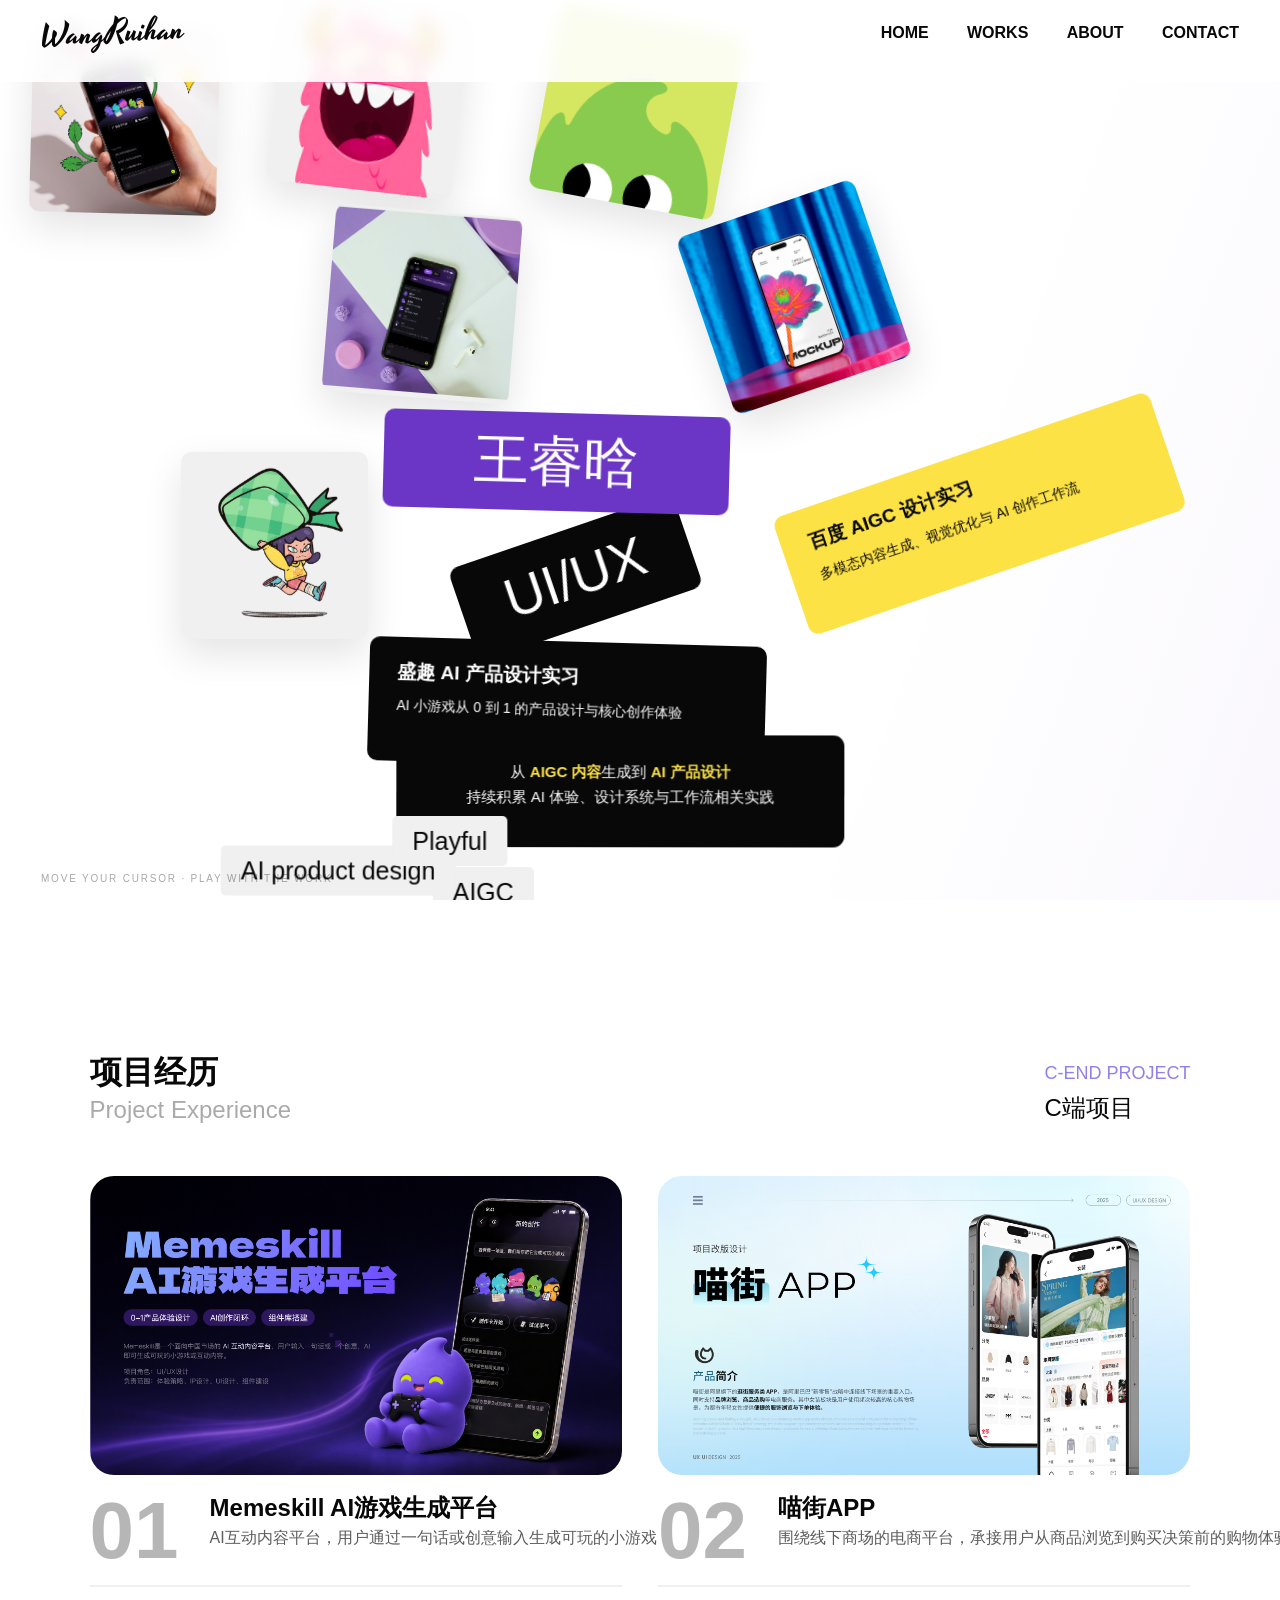
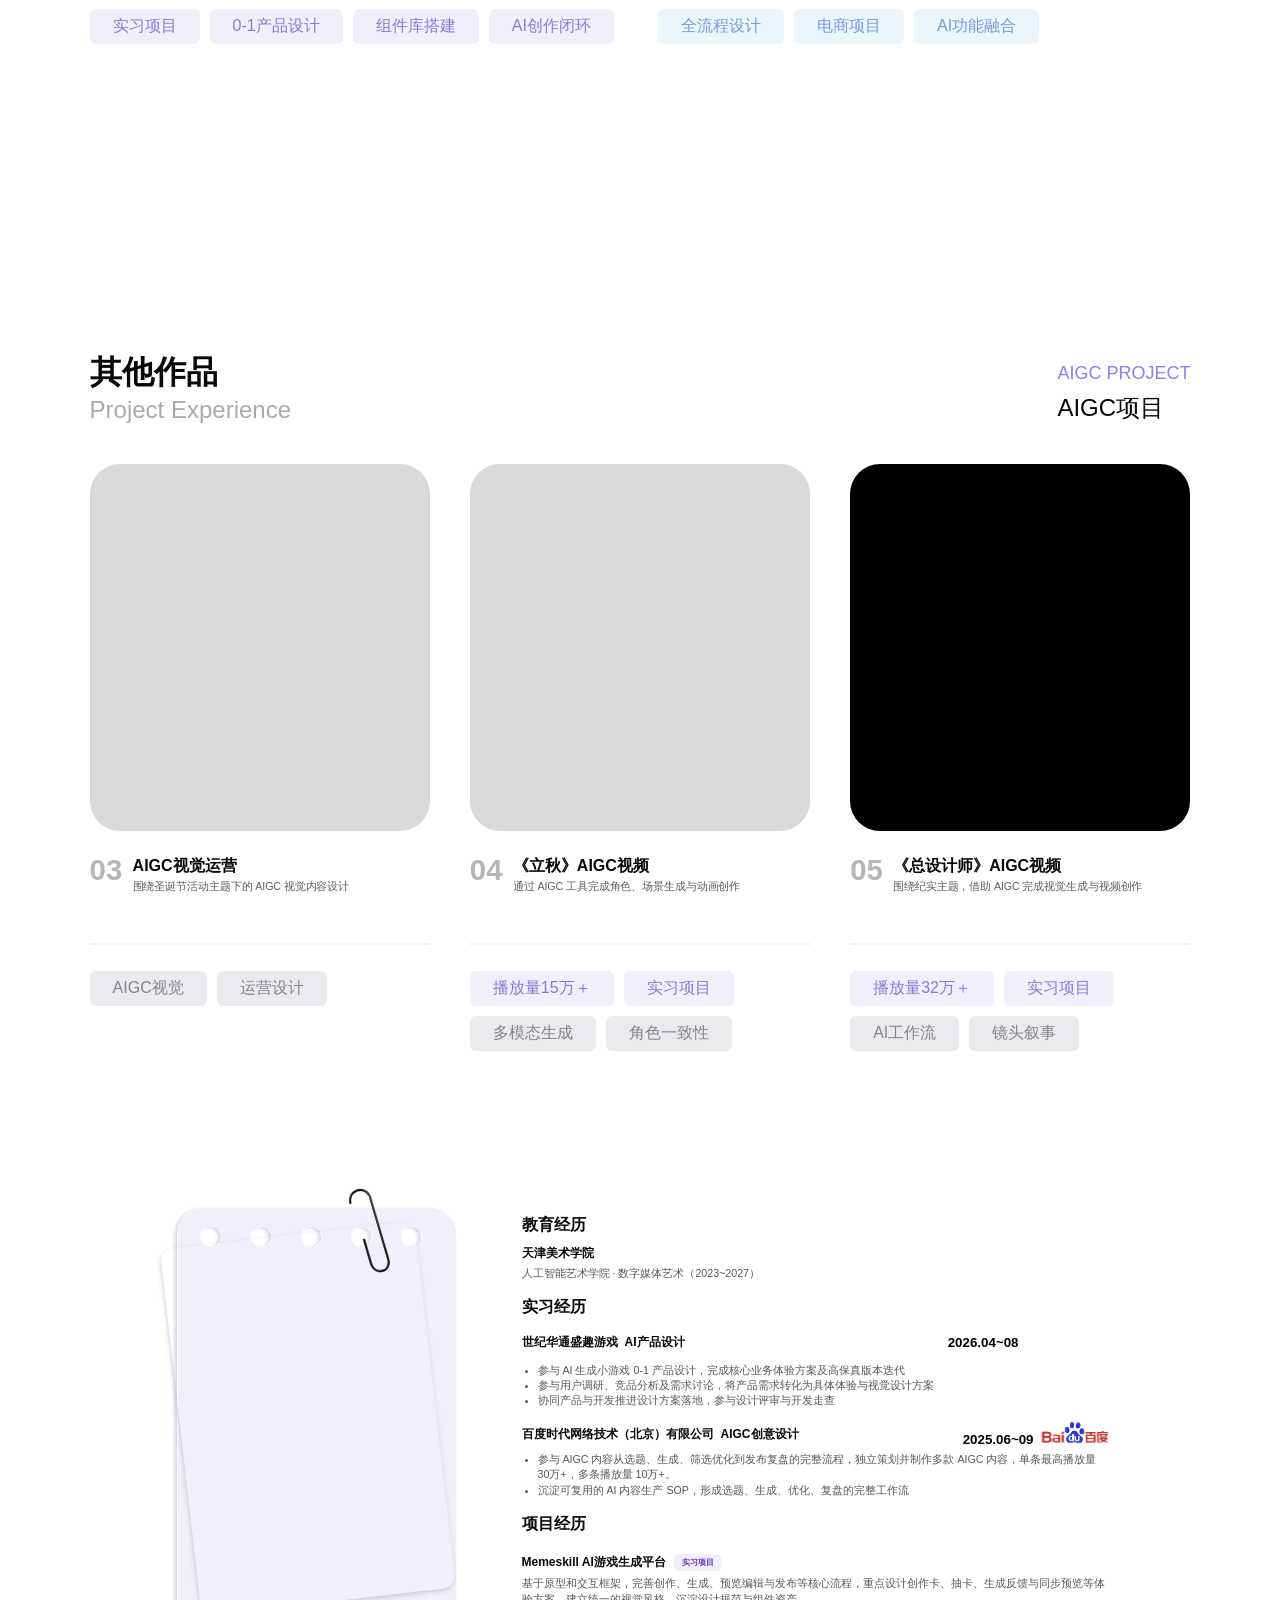
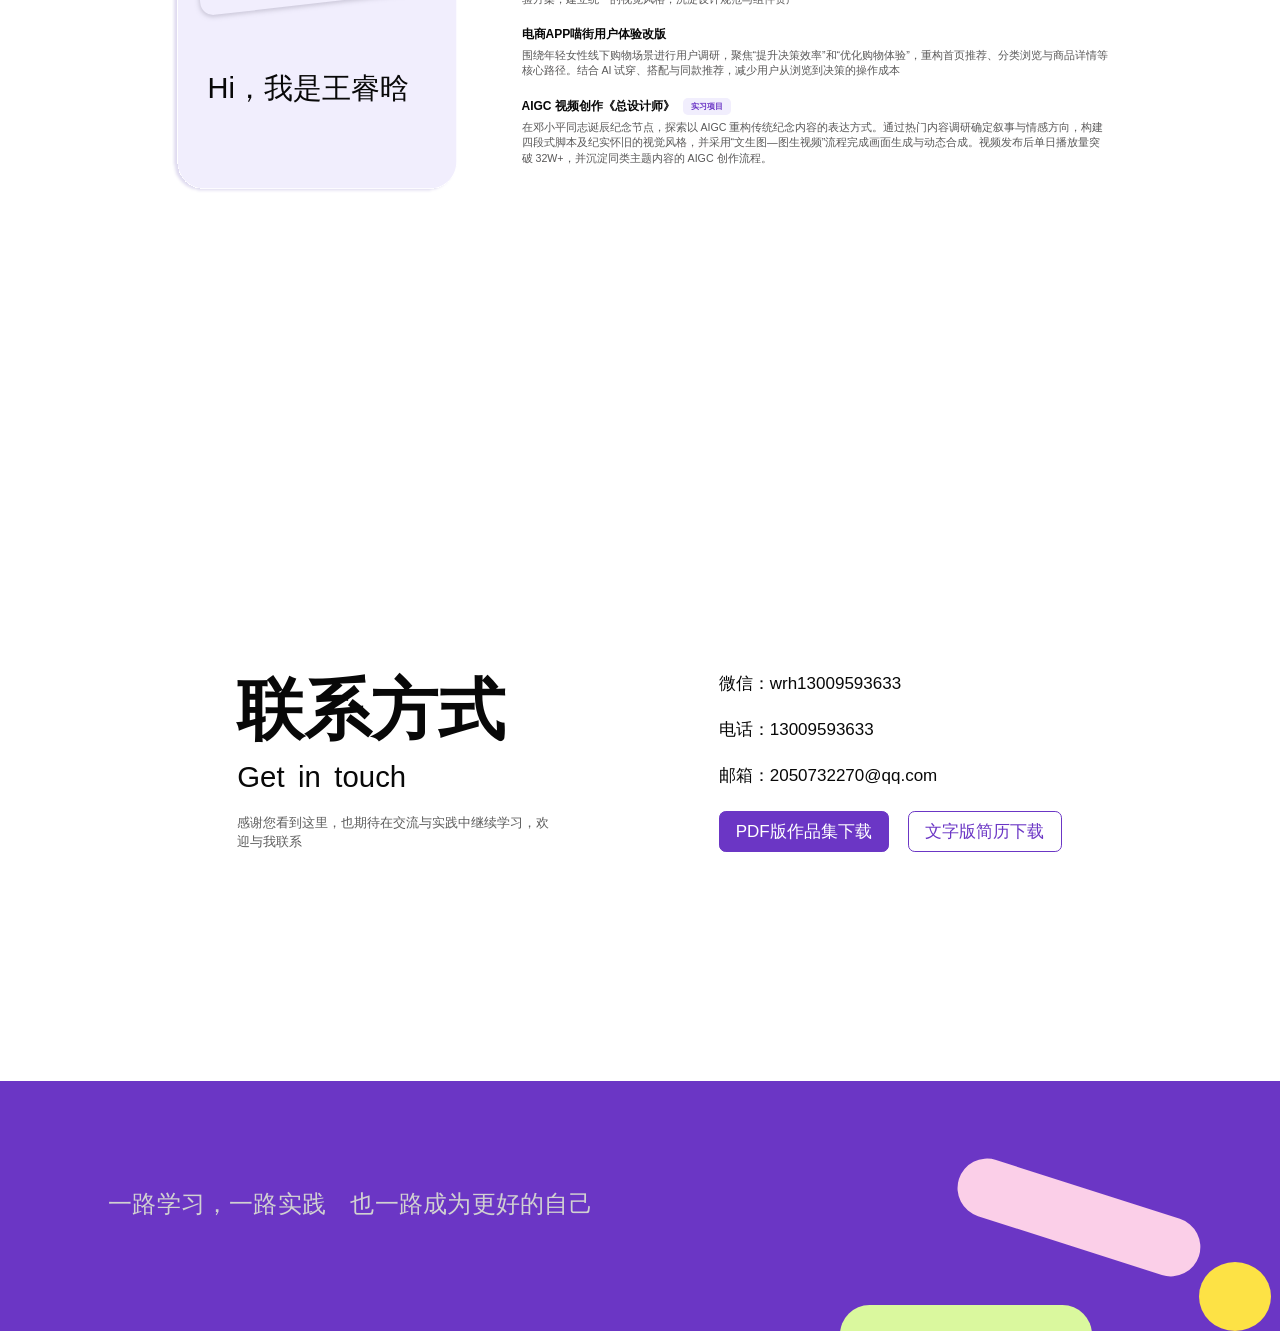
<file: index.html>
<!doctype html>
<html lang="zh-CN">
<head>
  <meta charset="UTF-8" />
  <meta name="viewport" content="width=device-width,initial-scale=1" />
  <title>王睿晗 | Portfolio Preview</title>
  <link rel="preconnect" href="https://fonts.googleapis.com">
  <link rel="preconnect" href="https://fonts.gstatic.com" crossorigin>
  <link href="https://fonts.googleapis.com/css2?family=Yesteryear&family=Zen+Kaku+Gothic+New:wght@400;500;700;900&display=swap" rel="stylesheet">
  <link href="https://fonts.googleapis.com/css2?family=Noto+Sans+SC:wght@500;700&display=swap" rel="stylesheet">
  <script>
    if ("scrollRestoration" in history) history.scrollRestoration = "manual";
    if (!location.hash) scrollTo(0, 0);
    addEventListener("pageshow", () => {
      if (!location.hash) scrollTo(0, 0);
    });
  </script>
  <style>
    @font-face{font-family:"Portfolio PingFang";src:local("PingFang SC Regular"),local("PingFangSC-Regular");font-weight:400;font-style:normal;font-display:swap}
    @font-face{font-family:"Portfolio PingFang";src:local("PingFang SC Medium"),local("PingFangSC-Medium");font-weight:500;font-style:normal;font-display:swap}
    @font-face{font-family:"Portfolio PingFang";src:local("PingFang SC Bold"),local("PingFangSC-Semibold");font-weight:700;font-style:normal;font-display:swap}
    @font-face{font-family:"Portfolio PingFang";src:local("PingFang SC Heavy"),local("PingFangSC-Heavy");font-weight:900;font-style:normal;font-display:swap}
    :root{--ink:#080808;--paper:#fff;--yellow:#fde245;--violet:#6b36c5;--soft:#f0f0f0}
    *{box-sizing:border-box}html{scroll-behavior:smooth}html,body{margin:0;width:100%;min-height:100%;background:var(--paper);color:var(--ink)}
    body{font-family:"Portfolio PingFang","PingFang SC","Microsoft YaHei UI",sans-serif;overflow-x:hidden}
    header{height:82px;padding:18px 3.2vw 0;display:flex;justify-content:space-between;position:fixed;left:0;right:0;top:0;z-index:100;background:rgba(255,255,255,.9);backdrop-filter:blur(8px)}
    .signature{font:32px/1 "Yesteryear",cursive;transform:rotate(-3deg);color:var(--ink);text-decoration:none}
    nav{display:flex;gap:clamp(25px,3vw,56px);font-weight:700}nav a{color:inherit;text-decoration:none;padding-top:6px;position:relative}
    nav a:after{content:"";position:absolute;left:0;right:100%;bottom:29px;height:2px;background:var(--violet);transition:right .3s}nav a:hover:after{right:0}
    #hero{position:relative;height:100svh;min-height:700px;overflow:hidden;cursor:crosshair;touch-action:none;isolation:isolate;padding-top:82px}
    #hero:before{content:"";position:absolute;inset:0;background:linear-gradient(110deg,transparent 0 70%,rgba(107,54,197,.04));pointer-events:none}
    .hint{position:absolute;left:3.2vw;bottom:16px;font-size:10px;letter-spacing:.18em;opacity:.35;z-index:30}
    .body{position:absolute;left:0;top:0;will-change:transform;user-select:none;transform-origin:center;opacity:0;transition:opacity .25s;pointer-events:none}
    .ready .body{opacity:1}.intro-blur .body{filter:blur(5px)}.image{width:clamp(145px,14.61vw,280.5px);aspect-ratio:1;border-radius:10.32px;overflow:hidden;background:var(--soft);box-shadow:0 15px 38px rgba(0,0,0,.11)}
    .image img{width:calc(100% + 2px);height:calc(100% + 2px);margin:-1px;display:block;object-fit:cover;pointer-events:none;border-radius:inherit}.title{height:clamp(86px,7.62vw,146.39px);display:grid;place-items:center;border-radius:9.93px;color:white;font-size:clamp(47px,4.27vw,81.88px);font-weight:500;white-space:nowrap}
    .ui{width:clamp(225px,18.48vw,354.81px);background:#080808}.name{width:clamp(320px,27.01vw,518.57px);background:var(--violet)}
    .experience{width:clamp(300px,31vw,430px);min-height:124px;border-radius:10px;padding:22px 28px;display:flex;flex-direction:column;gap:10px}.experience strong{font-size:19px}.experience span{font-size:14px;line-height:1.5}.yellow{background:var(--yellow)}.dark{background:#080808;color:white}
    .statement{width:clamp(350px,35vw,490px);min-height:112px;border-radius:11px;padding:25px 30px;background:#080808;color:white;font-size:15px;line-height:1.65;text-align:center}.statement b{color:var(--yellow)}
    .tag{height:50px;padding:0 20px;border-radius:5px;background:#f0f0f0;display:grid;place-items:center;font-size:25px;white-space:nowrap}
    .works-section{min-height:100svh;padding:150px max(7vw,40px) 80px;scroll-margin-top:0;background:#fff;position:relative;z-index:10}
    .works-heading{max-width:1420px;margin:0 auto 52px;display:flex;justify-content:space-between;align-items:end}.works-heading h2{font-family:inherit;font-size:32px;line-height:1.4;margin:0 0 1px;font-weight:700;letter-spacing:0}.works-heading p{margin:0;color:#aaa;font-size:24px}.works-kicker{text-align:left}.works-kicker span{display:block;color:#9280e8;font-size:18px;margin-bottom:8px}.works-kicker strong{font-family:inherit;font-size:24px;font-weight:500}
    .works-grid{max-width:1420px;margin:0 auto;display:grid;grid-template-columns:repeat(2,minmax(0,1fr));gap:36px}.work-card{min-width:0;opacity:0;transform:translateY(45px);transition:opacity .75s ease,transform .75s cubic-bezier(.2,.75,.25,1)}.work-card-link{display:block;color:inherit;text-decoration:none}.works-section.is-visible .work-card{opacity:1;transform:none}.works-section.is-visible .work-card:nth-child(2){transition-delay:.12s}
    .work-image{aspect-ratio:692/389;border-radius:24px;overflow:hidden;background:#eee}.work-image img{display:block;width:100%;height:100%;object-fit:cover}.work-info{display:grid;grid-template-columns:96px 1fr;gap:24px;padding-top:16px;align-items:start}.work-number{font-family:inherit;font-size:80px;line-height:1;color:rgba(170,170,170,.86);font-weight:700}.work-copy h3{font-family:inherit;font-size:24px;line-height:1.4;margin:0 0 3px;font-weight:700;letter-spacing:0}.work-copy p{font-size:16px;color:#5d5d5d;margin:0;white-space:nowrap}.work-divider{height:2px;background:rgba(170,170,170,.18);margin:14px 0 22px}.work-tags{display:flex;gap:10px;flex-wrap:wrap}.work-tag{padding:7px 23px;border-radius:6px;background:#f1eefd;color:#8a79d7;font-family:inherit;font-size:16px;font-weight:500}.work-card.blue .work-tag{background:#eaf5fe;color:#799bd7}
    .works-aigc{padding-top:150px}.works-aigc .works-heading{max-width:1320px;margin-bottom:40px}.aigc-grid{max-width:1320px;margin:0 auto;display:grid;grid-template-columns:repeat(3,minmax(0,1fr));gap:40px}.aigc-card{min-width:0;opacity:0;transform:translateY(45px);transition:opacity .75s ease,transform .75s cubic-bezier(.2,.75,.25,1)}.works-aigc.is-visible .aigc-card{opacity:1;transform:none}.works-aigc.is-visible .aigc-card:nth-child(2){transition-delay:.1s}.works-aigc.is-visible .aigc-card:nth-child(3){transition-delay:.2s}
    .aigc-image{position:relative;aspect-ratio:413.333/446;border-radius:30px;overflow:hidden;background:#d9d9d9}.aigc-image img{position:absolute;display:block;max-width:none}.aigc-card:nth-child(1) .aigc-image img{height:100%;width:191.83%;left:-62.87%;top:0}.aigc-card:nth-child(2) .aigc-image img{width:219.71%;height:136.59%;left:-76.2%;top:-21.72%}.aigc-card:nth-child(3) .aigc-image{background:#000}.aigc-card:nth-child(3) .aigc-image img{width:237.34%;height:105.83%;left:-71.29%;top:0;object-fit:cover}.aigc-card .work-info{grid-template-columns:clamp(35px,2.71vw,52px) 1fr;gap:clamp(8px,.625vw,12px);padding-top:24px;height:112px}.aigc-card .work-number{font-size:clamp(29px,2.292vw,44px)}.aigc-card .work-copy h3{font-size:clamp(16px,1.25vw,24px);white-space:nowrap}.aigc-card .work-copy p{font-size:clamp(10px,.833vw,16px);white-space:nowrap;letter-spacing:-.01em}.aigc-card .work-divider{margin:0 0 26px}.aigc-card.neutral .work-tag,.aigc-card .neutral-tag{background:rgba(70,76,108,.11);color:#848484}.aigc-card .work-tags{align-items:flex-start}
    .about-section{min-height:100svh;padding:112px max(7vw,40px) 72px;background:#fff;position:relative;z-index:10;scroll-margin-top:0}.about-layout{max-width:1382px;margin:0 auto;display:grid;grid-template-columns:428px minmax(0,881px);gap:97px;align-items:start}.about-profile{position:relative;width:428px;height:924px;opacity:0;transform:translateX(-35px);transition:opacity .8s ease,transform .9s cubic-bezier(.2,.75,.25,1)}.about-section.is-visible .about-profile{opacity:1;transform:none}.about-paper{position:absolute;inset:0;width:100%;height:100%;display:block}.about-photo{position:absolute;left:12px;top:42px;width:385px;height:554px;object-fit:cover;border-radius:20px;transform:rotate(-6.52deg);box-shadow:-1px 2px 4px rgba(165,161,181,.5)}.about-clip{position:absolute;left:276px;top:-37px;width:45px;height:151px;object-fit:cover;transform:rotate(-16.32deg)}.about-greeting{position:absolute;left:54px;top:690px;margin:0;font-size:44px;font-weight:500;white-space:nowrap}.about-content{padding-top:13px;opacity:0;transform:translateY(35px);transition:opacity .8s .12s ease,transform .9s .12s cubic-bezier(.2,.75,.25,1)}.about-section.is-visible .about-content{opacity:1;transform:none}.about-block{margin-bottom:25px}.about-block:last-child{margin-bottom:0}.about-block>h2{font-size:24px;line-height:1.4;margin:0 0 14px;font-weight:900}.about-item{margin-bottom:18px}.about-item:last-child{margin-bottom:0}.about-item-head{display:flex;align-items:center;justify-content:space-between;gap:20px;margin-bottom:8px}.about-item-title{display:flex;align-items:center;gap:10px;min-width:0}.about-item h3{font-size:18px;line-height:1.4;margin:0;font-weight:900}.about-meta,.about-date{font-size:16px;color:#595858;margin:0}.about-date{font-size:20px;color:#000;font-weight:900;white-space:nowrap}.about-company{display:flex;align-items:center;gap:10px}.about-company.baidu-company{align-items:flex-end}.about-company-logo{position:relative;overflow:hidden;flex:none}.about-company-logo.shengqu{width:124px;height:45px}.about-company-logo.baidu{width:102px;height:39px}.about-company-logo img{position:absolute;max-width:none}.about-company-logo.shengqu img{width:162.1%;height:322.22%;left:-30.65%;top:-109.89%}.about-company-logo.baidu img{width:143.14%;height:256.54%;left:-21.57%;top:-89.81%}.about-list{margin:0;padding-left:24px;color:#595858;font-size:16px;line-height:1.5}.about-block:last-child>h2{margin-bottom:28px}.about-project{margin-bottom:28px}.about-project:last-child{margin-bottom:0}.about-project-title{display:flex;align-items:center;gap:12px;margin-bottom:8px}.about-project-title h3{margin:0;font-size:18px;font-weight:900}.about-badge{padding:4px 12px;border-radius:8px;background:#f1eefd;color:#6b36c5;font-size:12px;font-weight:900;white-space:nowrap}.about-project p{margin:0;color:#595858;font-size:16px;line-height:1.45}.about-education h3{margin-bottom:5px}
    @media(max-width:1500px) and (min-width:901px){.about-section{padding:75px max(7vw,40px) 28px}.about-layout{grid-template-columns:285px minmax(0,587px);gap:65px;max-width:937px}.about-profile{width:285px;height:616px}.about-photo{left:8px;top:28px;width:256px;height:369px;border-radius:13px}.about-clip{left:184px;top:-25px;width:30px;height:101px}.about-greeting{left:36px;top:460px;font-size:29px}.about-content{padding-top:8px}.about-block{margin-bottom:15px}.about-block>h2{font-size:16px;margin-bottom:9px}.about-item{margin-bottom:12px}.about-item-head{gap:12px;margin-bottom:5px}.about-item-title{gap:7px}.about-item h3,.about-project-title h3{font-size:12px}.about-meta,.about-list,.about-project p{font-size:10.67px}.about-date{font-size:13.33px}.about-list{padding-left:16px;line-height:1.45}.about-company{gap:7px}.about-company-logo.shengqu{width:83px;height:30px}.about-company-logo.baidu{width:68px;height:26px}.about-block:last-child>h2{margin-bottom:18.67px}.about-project{margin-bottom:18.67px}.about-project-title{gap:8px;margin-bottom:5px}.about-badge{padding:3px 8px;border-radius:5px;font-size:8px}}
    .contact-section{height:100svh;min-height:680px;background:#fff;position:relative;z-index:10;overflow:hidden;scroll-margin-top:0}.contact-inner{width:1208px;height:430px;margin:0 auto;padding-top:286px;display:grid;grid-template-columns:600px 400px;gap:122px}.contact-intro,.contact-details{opacity:0;transform:translateY(35px);transition:opacity .8s ease,transform .9s cubic-bezier(.2,.75,.25,1)}.contact-details{transition-delay:.12s}.contact-section.is-visible .contact-intro,.contact-section.is-visible .contact-details{opacity:1;transform:none}.contact-intro h2{margin:0 0 10px;font-size:100px;line-height:1.25;font-weight:900}.contact-en{margin:0 0 25px;font-size:44px;line-height:1.25;font-weight:300;word-spacing:8px}.contact-note{width:476px;margin:0;color:#5d5d5d;font-size:20px;line-height:1.45}.contact-details{padding-top:3px}.contact-list{display:flex;flex-direction:column;gap:35px;margin:0 0 35px}.contact-list p{margin:0;font-size:25.521px;font-weight:500}.resume-button{display:inline-grid;place-items:center;width:180px;height:61px;border:0;border-radius:10.247px;background:#6b36c5;color:#fff;font:500 25.521px/1 "Portfolio PingFang","PingFang SC",sans-serif;text-decoration:none;cursor:default}.contact-footer{position:absolute;left:0;right:0;top:780px;height:357px;background:#6b36c5;overflow:hidden}.contact-motto{position:absolute;left:max(calc((100vw - 1596px)/2),8.44vw);top:129px;margin:0;color:#d1d1d1;font-size:36px;font-weight:500;white-space:pre;letter-spacing:.01em}.contact-shape{position:absolute;height:88px;width:378px;border-radius:57px}.contact-shape.pink{right:113px;top:129px;background:#fbcfe8;transform:rotate(17.74deg)}.contact-shape.green{right:282px;top:269px;background:#daf89e}.contact-dot{position:absolute;right:13px;top:217px;width:109px;height:104px}.contact-footer>*{opacity:0;transition:opacity .75s .25s ease,transform .9s .25s cubic-bezier(.2,.75,.25,1)}.contact-motto{transform:translateX(-30px)}.contact-shape,.contact-dot{transform:translateX(35px)}.contact-shape.pink{transform:translateX(35px) rotate(17.74deg)}.contact-section.is-visible .contact-footer>*{opacity:1;transform:translateX(0)}.contact-section.is-visible .contact-shape.pink{transform:translateX(0) rotate(17.74deg)}
    @media(max-width:1500px) and (min-width:901px){.contact-section{min-height:680px}.contact-inner{width:805px;height:287px;padding-top:190.67px;grid-template-columns:400px 267px;gap:81px}.contact-intro h2{font-size:66.67px;margin-bottom:7px}.contact-en{font-size:29.33px;margin-bottom:17px;word-spacing:5px}.contact-note{width:317px;font-size:13.33px}.contact-details{padding-top:2px}.contact-list{gap:23.33px;margin-bottom:23.33px}.contact-list p{font-size:17px}.resume-button{width:120px;height:41px;border-radius:6.83px;font-size:17px}.contact-footer{top:520px;height:238px}.contact-motto{left:8.44vw;top:86px;font-size:24px}.contact-shape{width:252px;height:59px;border-radius:38px}.contact-shape.pink{right:75px;top:86px}.contact-shape.green{right:188px;top:179px}.contact-dot{right:9px;top:145px;width:73px;height:69px}}
    @media(max-width:900px){header{height:66px;padding:13px 16px 0}.signature{font-size:25px}nav{gap:12px;font-size:10px}nav a:after{bottom:24px}#hero{height:100svh;padding-top:66px}.image{width:108px}.title{height:72px;font-size:39px}.ui{width:170px}.name{width:240px}.experience{width:260px;min-height:96px;padding:14px 17px}.experience strong{font-size:15px}.experience span,.statement{font-size:11px}.statement{width:290px;min-height:82px;padding:15px}.hint{display:none}.works-section{padding:110px 20px 60px}.works-heading{margin-bottom:35px}.works-heading h2{font-size:26px}.works-heading p{font-size:18px}.works-kicker{display:none}.works-grid,.aigc-grid{grid-template-columns:1fr;gap:54px}.work-info{grid-template-columns:68px 1fr;gap:15px}.work-number{font-size:58px}.work-copy h3{font-size:19px}.work-copy p{font-size:13px;white-space:normal}.work-tag{padding:6px 13px;font-size:13px}.works-aigc{padding-top:110px}.aigc-card .work-info{grid-template-columns:52px 1fr;gap:12px}.aigc-card .work-number{font-size:44px}.aigc-card .work-copy h3{font-size:19px}.aigc-card .work-copy p{font-size:13px}.about-section{padding:100px 20px 60px}.about-layout{grid-template-columns:1fr;gap:48px}.about-profile{width:min(100%,342px);height:auto;aspect-ratio:428/924;margin:0 auto}.about-photo{left:2.8%;top:4.55%;width:90%;height:60%;border-radius:16px}.about-clip{left:64.5%;top:-4%;width:10.5%;height:16.3%}.about-greeting{left:12.6%;top:74.7%;font-size:clamp(28px,9vw,38px)}.about-content{padding:0}.about-item-head{align-items:flex-start;flex-direction:column;gap:8px}.about-company{width:100%;justify-content:space-between}.about-block>h2{font-size:22px}.about-list,.about-project p{font-size:14px}.about-meta{font-size:14px}.about-project-title{flex-wrap:wrap}.contact-section{height:auto;min-height:100svh;padding-top:66px;display:flex;flex-direction:column}.contact-inner{width:auto;height:auto;margin:0;padding:70px 24px 80px;display:grid;grid-template-columns:1fr;gap:50px}.contact-intro h2{font-size:clamp(54px,17vw,78px)}.contact-en{font-size:32px}.contact-note{width:auto;font-size:16px}.contact-details{padding:0}.contact-list p{font-size:19px}.resume-button{width:145px;height:50px;font-size:19px}.contact-footer{position:relative;top:auto;height:300px;flex:none}.contact-motto{left:24px;top:65px;font-size:22px;white-space:normal;width:260px}.contact-shape{width:210px;height:55px}.contact-shape.pink{right:-42px;top:145px}.contact-shape.green{right:80px;top:245px}.contact-dot{right:-8px;top:224px;width:70px;height:67px}}
    @media(min-width:901px){
      .contact-inner{position:absolute;inset:0;width:auto;height:auto;margin:0;padding:0;display:block}
      .contact-intro{position:absolute;left:18.54vw;top:26.48%;width:24.8vw}
      .contact-details{position:absolute;left:56.15vw;top:26.76%;width:20.83vw;padding:0}
      .contact-intro h2{font-size:5.208vw;line-height:1.25;margin:0 0 .52vw}
      .contact-en{font-size:2.292vw;line-height:1.25;margin:0 0 1.302vw;word-spacing:.417vw}
      .contact-note{width:24.79vw;font-size:1.042vw;line-height:1.45}
      .contact-list{gap:1.823vw;margin:0 0 1.823vw}
      .contact-list p{font-size:1.329vw}
      .resume-button{width:9.375vw;height:3.177vw;border-radius:.534vw;font-size:1.329vw}
      .contact-footer{top:72.222%;height:33.056%}
      .contact-motto{left:8.44vw;top:36.13%;font-size:1.875vw}
      .contact-shape{width:19.688vw;height:4.583vw;border-radius:2.969vw}
      .contact-shape.pink{right:5.885vw;top:36.13%}
      .contact-shape.green{right:14.688vw;top:75.35%}
      .contact-dot{right:.677vw;top:60.78%;width:5.677vw;height:5.417vw}
    }
    /* ABOUT card dimensions from Figma node 0:61. */
    .about-profile{height:881px}
    .about-greeting{top:695px}
    @media(max-width:1500px) and (min-width:901px){
      .about-profile{height:587px}
      .about-greeting{top:463px}
    }
    @media(max-width:900px){
      .about-profile{aspect-ratio:428/881}
      .about-photo{top:4.77%;height:62.88%}
      .about-clip{top:-4.2%;height:17.14%}
      .about-greeting{top:78.89%}
    }
    .contact-actions{display:flex;align-items:center;gap:1.51vw}
    .contact-download{display:inline-grid;place-items:center;height:3.177vw;border:1px solid #6b36c5;border-radius:.534vw;padding:0;font:500 clamp(16px,.9vw,18px)/1 "Portfolio PingFang","PingFang SC",sans-serif;text-decoration:none;white-space:nowrap;box-sizing:border-box;cursor:pointer}
    .contact-download.portfolio{width:13.281vw;background:#6b36c5;color:#fff}
    .contact-download.resume{width:12.031vw;background:transparent;color:#6b36c5}
    @media(max-width:1500px) and (min-width:901px){
      .contact-details{width:343px}
      .contact-actions{gap:19px}
      .contact-download{height:41px;border-radius:6.83px;font-size:17px}
      .contact-download.portfolio{width:170px}
      .contact-download.resume{width:154px}
    }
    @media(max-width:900px){
      .contact-actions{gap:12px;flex-wrap:wrap}
      .contact-download{height:50px;border-radius:8px;font-size:15px}
      .contact-download.portfolio{width:167px}
      .contact-download.resume{width:155px}
    }
  </style>
</head>
<body>
  <header><a class="signature" href="#home">WangRuihan</a><nav><a href="#home">HOME</a><a href="#works">WORKS</a><a href="#about">ABOUT</a><a href="#contact">CONTACT</a></nav></header>
  <main id="hero" aria-label="Interactive portfolio introduction"><span id="home"></span>
    <div class="hint">MOVE YOUR CURSOR · PLAY WITH THE WORK</div>
    <div class="body image"><img src="./portfolio/card-01.png" alt="AIGC character design" decoding="async"></div>
    <div class="body image"><img src="./portfolio/card-02-bg.png" alt="Mobile product design" decoding="async"></div>
    <div class="body image"><img src="./portfolio/card-03.png" alt="Playful visual design" decoding="async"></div>
    <div class="body image"><img src="./portfolio/card-04.png" alt="AI creation interface" decoding="async"></div>
    <div class="body image"><img src="./portfolio/card-05.svg" alt="AI game character" decoding="async"></div>
    <div class="body image"><img src="./portfolio/card-06.png" alt="Creative workflow" decoding="async"></div>
    <div class="body title ui">UI/UX</div><div class="body title name">王睿晗</div>
    <div class="body experience yellow"><strong>百度 AIGC 设计实习</strong><span>多模态内容生成、视觉优化与 AI 创作工作流</span></div>
    <div class="body experience dark"><strong>盛趣 AI 产品设计实习</strong><span>AI 小游戏从 0 到 1 的产品设计与核心创作体验</span></div>
    <div class="body statement">从 <b>AIGC 内容</b>生成到 <b>AI 产品设计</b><br>持续积累 AI 体验、设计系统与工作流相关实践</div>
    <div class="body tag">AIGC</div><div class="body tag">AI product design</div><div class="body tag">Playful</div>
  </main>
  <section class="works-section" id="works" aria-labelledby="works-title">
    <div class="works-heading"><div><h2 id="works-title">项目经历</h2><p>Project Experience</p></div><div class="works-kicker"><span>C-END PROJECT</span><strong>C端项目</strong></div></div>
    <div class="works-grid">
      <a class="work-card work-card-link" href="/preview/memeskill.html?v=site-detail-1" aria-label="查看Memeskill AI游戏生成平台项目详情">
        <div class="work-image"><img src="./portfolio/work-memeskill.png" alt="Memeskill AI游戏生成平台项目封面" loading="lazy" decoding="async"></div>
        <div class="work-info"><div class="work-number">01</div><div class="work-copy"><h3>Memeskill AI游戏生成平台</h3><p>AI互动内容平台，用户通过一句话或创意输入生成可玩的小游戏</p></div></div>
        <div class="work-divider"></div><div class="work-tags"><span class="work-tag">实习项目</span><span class="work-tag">0-1产品设计</span><span class="work-tag">组件库搭建</span><span class="work-tag">AI创作闭环</span></div>
      </a>
      <a class="work-card work-card-link blue" href="/preview/miaojie.html?v=site-detail-1" aria-label="查看喵街APP项目详情">
        <div class="work-image"><img src="./portfolio/work-miaojie.png" alt="喵街APP项目封面" loading="lazy" decoding="async"></div>
        <div class="work-info"><div class="work-number">02</div><div class="work-copy"><h3>喵街APP</h3><p>围绕线下商场的电商平台，承接用户从商品浏览到购买决策前的购物体验</p></div></div>
        <div class="work-divider"></div><div class="work-tags"><span class="work-tag">全流程设计</span><span class="work-tag">电商项目</span><span class="work-tag">AI功能融合</span></div>
      </a>
    </div>
  </section>
  <section class="works-section works-aigc" id="works-aigc" aria-labelledby="works-aigc-title">
    <div class="works-heading"><div><h2 id="works-aigc-title">其他作品</h2><p>Project Experience</p></div><div class="works-kicker"><span>AIGC PROJECT</span><strong>AIGC项目</strong></div></div>
    <div class="aigc-grid">
      <a class="aigc-card work-card-link neutral" href="/preview/christmas.html?v=site-detail-1" aria-label="查看圣诞AIGC视觉运营项目详情">
        <div class="aigc-image"><img src="./portfolio/work-aigc-christmas.png" alt="圣诞节活动 AIGC 视觉运营项目" loading="lazy" decoding="async"></div>
        <div class="work-info"><div class="work-number">03</div><div class="work-copy"><h3>AIGC视觉运营</h3><p>围绕圣诞节活动主题下的 AIGC 视觉内容设计</p></div></div>
        <div class="work-divider"></div><div class="work-tags"><span class="work-tag">AIGC视觉</span><span class="work-tag">运营设计</span></div>
      </a>
      <a class="aigc-card work-card-link" href="https://mbd.baidu.com/newspage/data/videolanding?nid=sv_4148568215388337560&amp;sourceFrom=share" target="_blank" rel="noopener noreferrer" aria-label="观看《立秋》AIGC视频">
        <div class="aigc-image"><img src="./portfolio/work-aigc-liqiu.png" alt="立秋 AIGC 视频项目" loading="lazy" decoding="async"></div>
        <div class="work-info"><div class="work-number">04</div><div class="work-copy"><h3>《立秋》AIGC视频</h3><p>通过 AIGC 工具完成角色、场景生成与动画创作</p></div></div>
        <div class="work-divider"></div><div class="work-tags"><span class="work-tag">播放量15万＋</span><span class="work-tag">实习项目</span><span class="work-tag neutral-tag">多模态生成</span><span class="work-tag neutral-tag">角色一致性</span></div>
      </a>
      <a class="aigc-card work-card-link" href="https://mbd.baidu.com/newspage/data/videolanding?nid=sv_9708048120386104642&amp;sourceFrom=share" target="_blank" rel="noopener noreferrer" aria-label="观看《总设计师》AIGC视频">
        <div class="aigc-image"><img src="./portfolio/work-aigc-designer.png" alt="总设计师 AIGC 视频项目" loading="lazy" decoding="async"></div>
        <div class="work-info"><div class="work-number">05</div><div class="work-copy"><h3>《总设计师》AIGC视频</h3><p>围绕纪实主题，借助 AIGC 完成视觉生成与视频创作</p></div></div>
        <div class="work-divider"></div><div class="work-tags"><span class="work-tag">播放量32万＋</span><span class="work-tag">实习项目</span><span class="work-tag neutral-tag">AI工作流</span><span class="work-tag neutral-tag">镜头叙事</span></div>
      </a>
    </div>
  </section>
  <section class="about-section" id="about" aria-label="关于王睿晗">
    <div class="about-layout">
      <div class="about-profile">
        <img class="about-paper" src="./portfolio/about-paper.svg" alt="" loading="lazy" decoding="async">
        <img class="about-photo" src="./portfolio/about-portrait.png" alt="王睿晗个人照片" loading="lazy" decoding="async">
        <img class="about-clip" src="./portfolio/about-clip.png" alt="" loading="lazy" decoding="async">
        <p class="about-greeting">Hi，我是王睿晗</p>
      </div>
      <div class="about-content">
        <section class="about-block about-education">
          <h2>教育经历</h2>
          <div class="about-item"><h3>天津美术学院</h3><p class="about-meta">人工智能艺术学院 · 数字媒体艺术（2023~2027）</p></div>
        </section>
        <section class="about-block">
          <h2>实习经历</h2>
          <div class="about-item">
            <div class="about-item-head"><div class="about-item-title"><h3>世纪华通盛趣游戏</h3><h3>AI产品设计</h3></div><div class="about-company"><span class="about-date">2026.04~08</span><span class="about-company-logo shengqu"><img src="./portfolio/about-shengqu-logo.png" alt="盛趣游戏" loading="lazy" decoding="async"></span></div></div>
            <ul class="about-list"><li>参与 AI 生成小游戏 0-1 产品设计，完成核心业务体验方案及高保真版本迭代</li><li>参与用户调研、竞品分析及需求讨论，将产品需求转化为具体体验与视觉设计方案</li><li>协同产品与开发推进设计方案落地，参与设计评审与开发走查</li></ul>
          </div>
          <div class="about-item">
            <div class="about-item-head"><div class="about-item-title"><h3>百度时代网络技术（北京）有限公司</h3><h3>AIGC创意设计</h3></div><div class="about-company baidu-company"><span class="about-date">2025.06~09</span><span class="about-company-logo baidu"><img src="./portfolio/about-baidu-logo.png" alt="百度" loading="lazy" decoding="async"></span></div></div>
            <ul class="about-list"><li>参与 AIGC 内容从选题、生成、筛选优化到发布复盘的完整流程，独立策划并制作多款 AIGC 内容，单条最高播放量 30万+，多条播放量 10万+。</li><li>沉淀可复用的 AI 内容生产 SOP，形成选题、生成、优化、复盘的完整工作流</li></ul>
          </div>
        </section>
        <section class="about-block">
          <h2>项目经历</h2>
          <div class="about-project"><div class="about-project-title"><h3>Memeskill AI游戏生成平台</h3><span class="about-badge">实习项目</span></div><p>基于原型和交互框架，完善创作、生成、预览编辑与发布等核心流程，重点设计创作卡、抽卡、生成反馈与同步预览等体验方案，建立统一的视觉风格，沉淀设计规范与组件资产</p></div>
          <div class="about-project"><div class="about-project-title"><h3>电商APP喵街用户体验改版</h3></div><p>围绕年轻女性线下购物场景进行用户调研，聚焦“提升决策效率”和“优化购物体验”，重构首页推荐、分类浏览与商品详情等核心路径。结合 AI 试穿、搭配与同款推荐，减少用户从浏览到决策的操作成本</p></div>
          <div class="about-project"><div class="about-project-title"><h3>AIGC 视频创作《总设计师》</h3><span class="about-badge">实习项目</span></div><p>在邓小平同志诞辰纪念节点，探索以 AIGC 重构传统纪念内容的表达方式。通过热门内容调研确定叙事与情感方向，构建四段式脚本及纪实怀旧的视觉风格，并采用“文生图—图生视频”流程完成画面生成与动态合成。视频发布后单日播放量突破 32W+，并沉淀同类主题内容的 AIGC 创作流程。</p></div>
        </section>
      </div>
    </div>
  </section>
  <section class="contact-section" id="contact" aria-labelledby="contact-title">
    <div class="contact-inner">
      <div class="contact-intro">
        <h2 id="contact-title">联系方式</h2>
        <p class="contact-en">Get in touch</p>
        <p class="contact-note">感谢您看到这里，也期待在交流与实践中继续学习，欢迎与我联系</p>
      </div>
      <div class="contact-details">
        <div class="contact-list"><p>微信：wrh13009593633</p><p>电话：13009593633</p><p>邮箱：2050732270@qq.com</p></div>
        <div class="contact-actions" aria-label="资料下载">
          <a class="contact-download portfolio" href="./portfolio/downloads/portfolio-wang-ruihan.pdf" download="王睿晗-天津美术学院-作品集.pdf">PDF版作品集下载</a>
          <a class="contact-download resume" href="./portfolio/downloads/resume-wang-ruihan.pdf" download="王睿晗-简历.pdf">文字版简历下载</a>
        </div>
      </div>
    </div>
    <footer class="contact-footer">
      <p class="contact-motto">一路学习，一路实践　也一路成为更好的自己</p>
      <span class="contact-shape pink" aria-hidden="true"></span>
      <span class="contact-shape green" aria-hidden="true"></span>
      <img class="contact-dot" src="./portfolio/contact-dot.svg" alt="">
    </footer>
  </section>
  <script src="./vendor/matter.min.js"></script>
  <script>
    const {Engine,Bodies,Body,Composite,Runner,Events,Query,Vector}=Matter;
    const hero=document.querySelector('#hero');const elements=[...document.querySelectorAll('.body')];
    let W=hero.clientWidth,H=hero.clientHeight;const engine=Engine.create({positionIterations:32,velocityIterations:24,constraintIterations:8,enableSleeping:false});engine.gravity.y=.72;
    const wallSize=120;let walls=[];const makeWalls=()=>{if(walls.length)Composite.remove(engine.world,walls);walls=[Bodies.rectangle(W/2,H+wallSize/2-2,W+wallSize*2,wallSize,{isStatic:true,friction:.8}),Bodies.rectangle(-wallSize/2+2,H/2,wallSize,H*3,{isStatic:true}),Bodies.rectangle(W+wallSize/2-2,H/2,wallSize,H*3,{isStatic:true}),Bodies.rectangle(W/2,-wallSize/2,W+wallSize*2,wallSize,{isStatic:true})];Composite.add(engine.world,walls)};makeWalls();
    const collisionGap=14;
    const layout=[
      [.118,.165],[.271,.165],[.424,.165],[.577,.165],[.730,.165],[.883,.165],
      [.340,.396],[.573,.396],
      [.377,.561],[.592,.561],
      [.494,.712],
      [.388,.813],[.488,.813],[.599,.813]
    ];
    const releasePattern=[
      [-.92,-.020,-.070], [.56,.018,.045], [-.48,-.016,-.055], [.82,.021,.072], [-.67,-.019,-.062], [.44,.015,.038],
      [-.72,-.018,-.060], [.64,.020,.052],
      [-.51,-.016,-.047], [.76,.019,.065],
      [-.38,-.013,-.035],
      [.42,.014,.030], [-.59,-.017,-.048], [.61,.018,.050]
    ];
    const items=elements.map((el,i)=>{const r=el.getBoundingClientRect(),w=r.width,h=r.height,bw=w+collisionGap,bh=h+collisionGap;const [rx,ry]=layout[i];const x=Math.max(bw/2+8,Math.min(W-bw/2-8,W*rx));const y=Math.max(bh/2+8,Math.min(H-bh/2-8,H*ry));const body=Bodies.rectangle(x,y,bw,bh,{restitution:.05,friction:.78,frictionStatic:1.02,frictionAir:.032,density:.0035,slop:0});Body.setAngle(body,0);return{el,body,w,h,bw,bh,added:true,release:releasePattern[i]}});
    Composite.add(engine.world,items.map(item=>item.body));
    let pointer={x:-999,y:-999,lastX:-999,lastY:-999,time:0};
    hero.addEventListener('pointermove',e=>{const rect=hero.getBoundingClientRect(),x=e.clientX-rect.left,y=e.clientY-rect.top,dx=x-pointer.x,dy=y-pointer.y,speed=Math.hypot(dx,dy);pointer={x,y,lastX:pointer.x,lastY:pointer.y,time:performance.now()};if(speed<1.2)return;const nearby=Query.region(items.filter(x=>x.added).map(x=>x.body),{min:{x:x-58,y:y-58},max:{x:x+58,y:y+58}});nearby.forEach(body=>{const away=Vector.normalise({x:body.position.x-x,y:body.position.y-y});const impulse=Math.min(speed,32)*body.mass*.00135;Body.applyForce(body,{x,y},{x:away.x*impulse+dx*body.mass*.00018,y:away.y*impulse+dy*body.mass*.00018});const lever=(x-body.position.x)*dy-(y-body.position.y)*dx;Body.setAngularVelocity(body,Math.max(-.09,Math.min(.09,body.angularVelocity+lever*.000012)))})});
    hero.addEventListener('pointerleave',()=>{pointer.x=-999;pointer.y=-999});
    window.addEventListener('resize',()=>{W=hero.clientWidth;H=hero.clientHeight;makeWalls()});
    Events.on(engine,'beforeUpdate',()=>items.forEach(({body,added})=>{if(!added)return;if(Math.abs(body.angularVelocity)>.075)Body.setAngularVelocity(body,Math.sign(body.angularVelocity)*.075);if(Math.abs(body.angularVelocity)<.00012)Body.setAngularVelocity(body,0);if(body.position.x<0||body.position.x>W||body.position.y<0||body.position.y>H)Body.setPosition(body,{x:Math.max(body.bounds.max.x-body.position.x+2,Math.min(W-(body.position.x-body.bounds.min.x)-2,body.position.x)),y:Math.max(body.bounds.max.y-body.position.y+2,Math.min(H-(body.position.y-body.bounds.min.y)-2,body.position.y))})}));
    Events.on(engine,'afterUpdate',()=>items.forEach(({el,body,w,h,added})=>{if(added)el.style.transform=`translate3d(${body.position.x-w/2}px,${body.position.y-h/2}px,0) rotate(${body.angle}rad)`}));
    engine.gravity.y=0;
    const runner=Runner.create({delta:1000/120,isFixed:true,maxUpdates:240});Runner.run(runner,engine);hero.classList.add('ready');hero.classList.add('intro-blur');
    setTimeout(()=>{
      engine.gravity.y=.72;
      hero.classList.remove('intro-blur');
      items.forEach(({body,release})=>{
        const [horizontal,spin,angle]=release;
        Body.setAngle(body,angle);
        Body.setVelocity(body,{x:horizontal,y:.05});
        Body.setAngularVelocity(body,spin);
      });
    },300);
    const worksSections=document.querySelectorAll('.works-section');const worksObserver=new IntersectionObserver(entries=>entries.forEach(entry=>{if(entry.isIntersecting)entry.target.classList.add('is-visible')}),{threshold:.2});worksSections.forEach(section=>worksObserver.observe(section));
    const aboutSection=document.querySelector('.about-section');const aboutObserver=new IntersectionObserver(entries=>entries.forEach(entry=>{if(entry.isIntersecting)entry.target.classList.add('is-visible')}),{threshold:.15});aboutObserver.observe(aboutSection);
    const contactSection=document.querySelector('.contact-section');const contactObserver=new IntersectionObserver(entries=>entries.forEach(entry=>{if(entry.isIntersecting)entry.target.classList.add('is-visible')}),{threshold:.2});contactObserver.observe(contactSection);
    if(location.protocol==='file:'){
      document.querySelectorAll('a[href^="/preview/"]').forEach(link=>{
        link.setAttribute('href',link.getAttribute('href').replace('/preview/',''));
      });
    }
  </script>
</body>
</html>
</file>
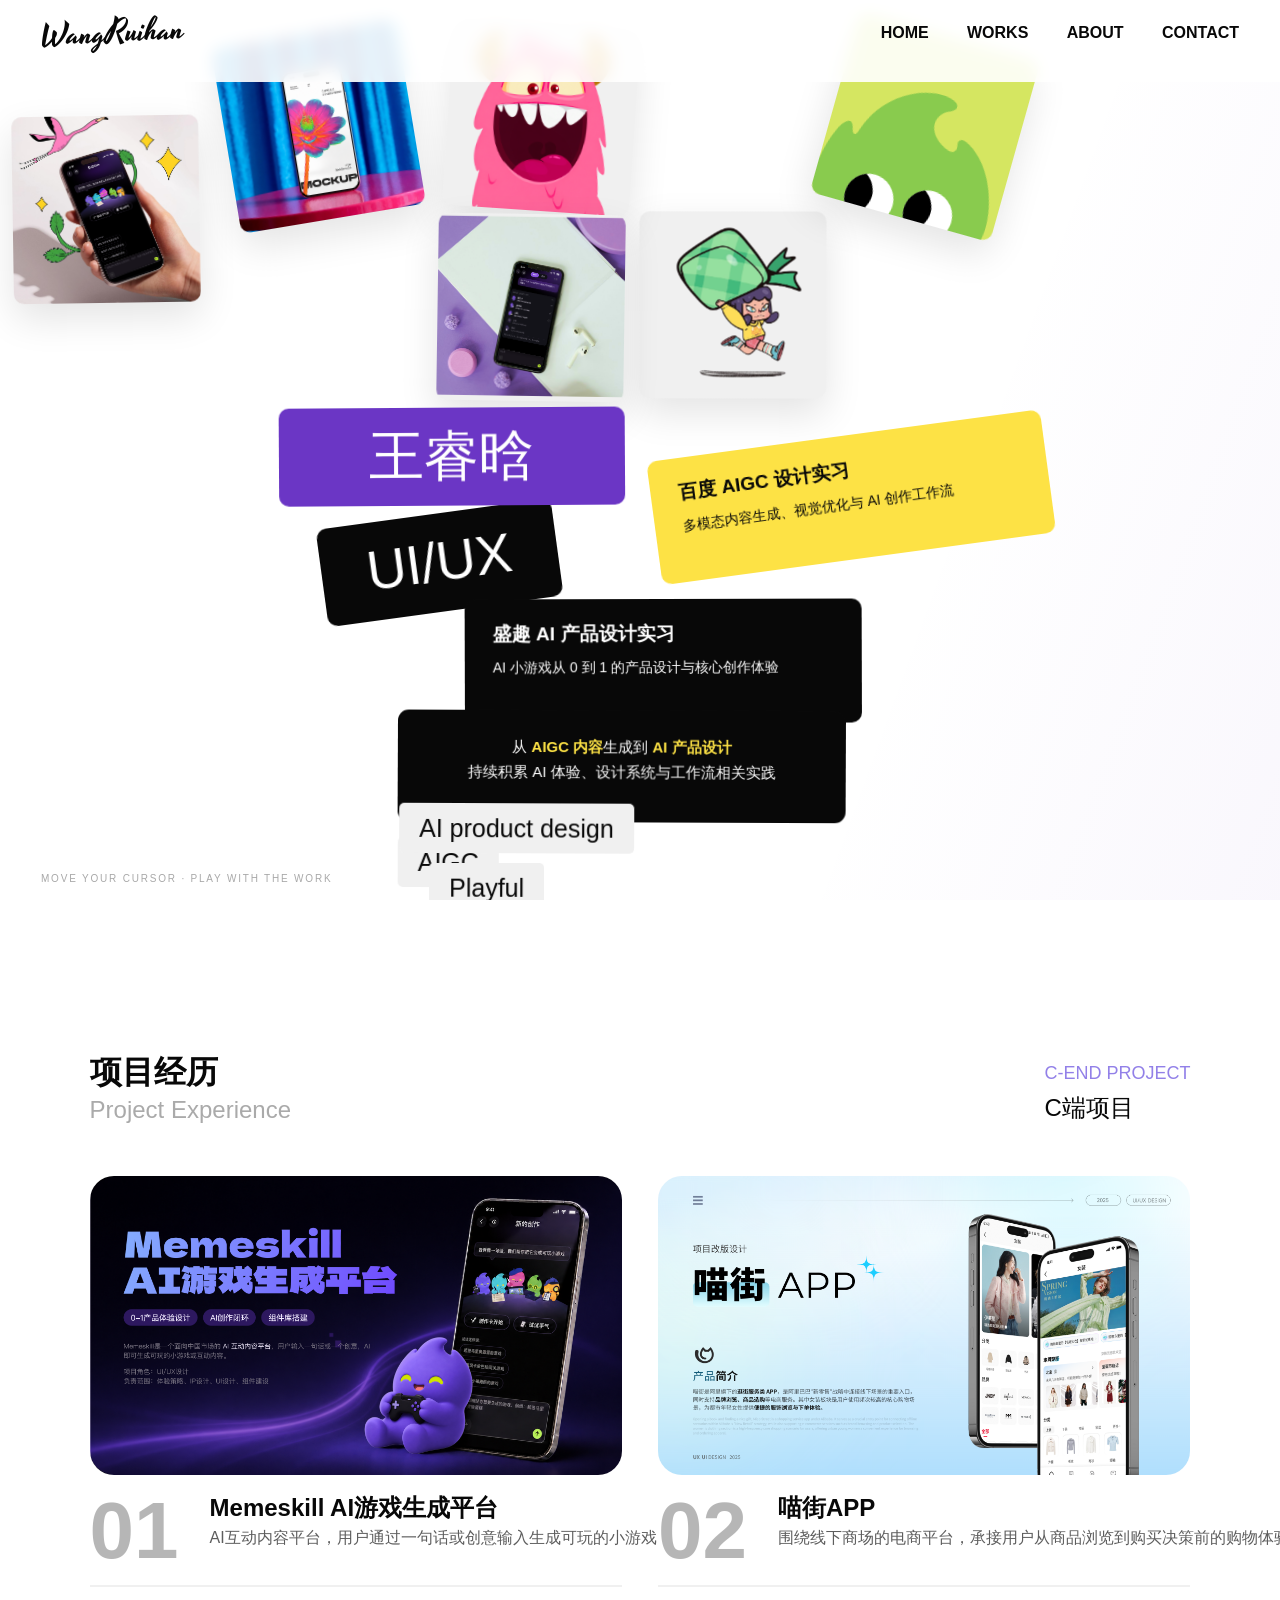
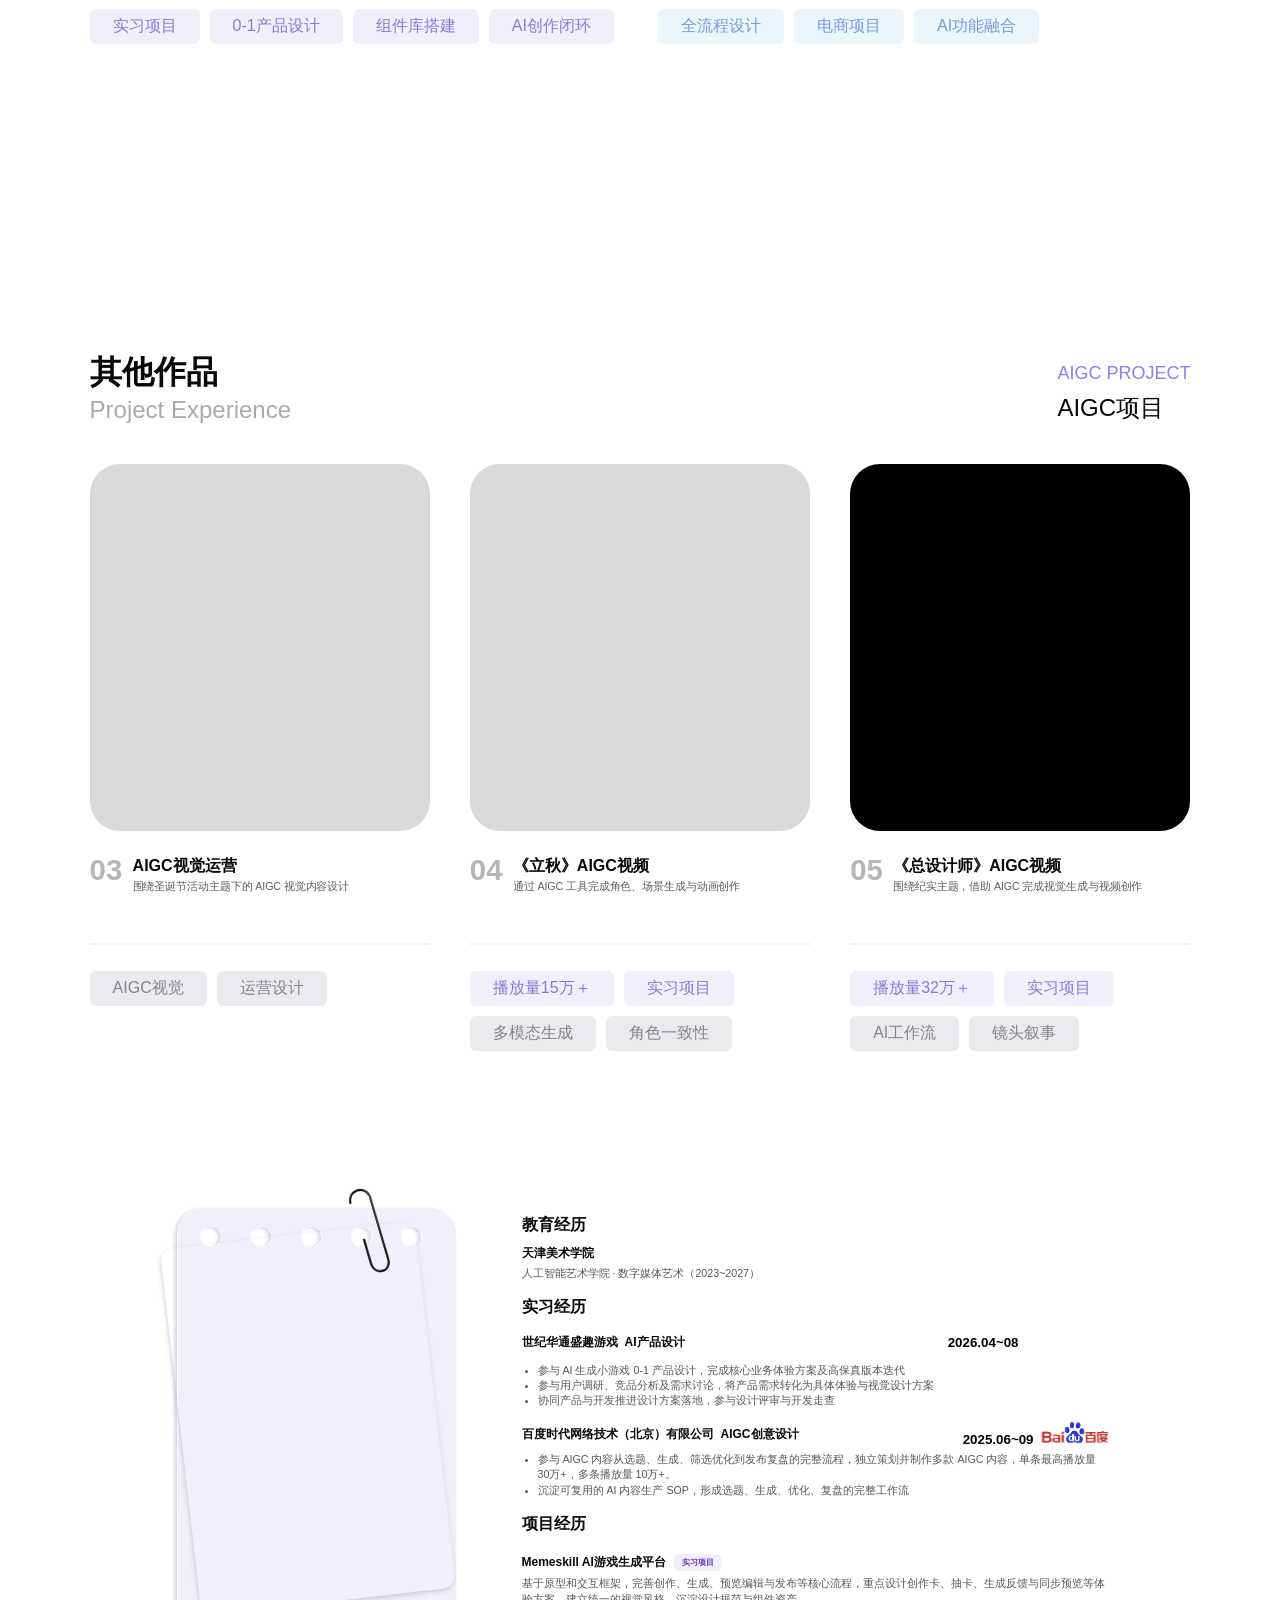
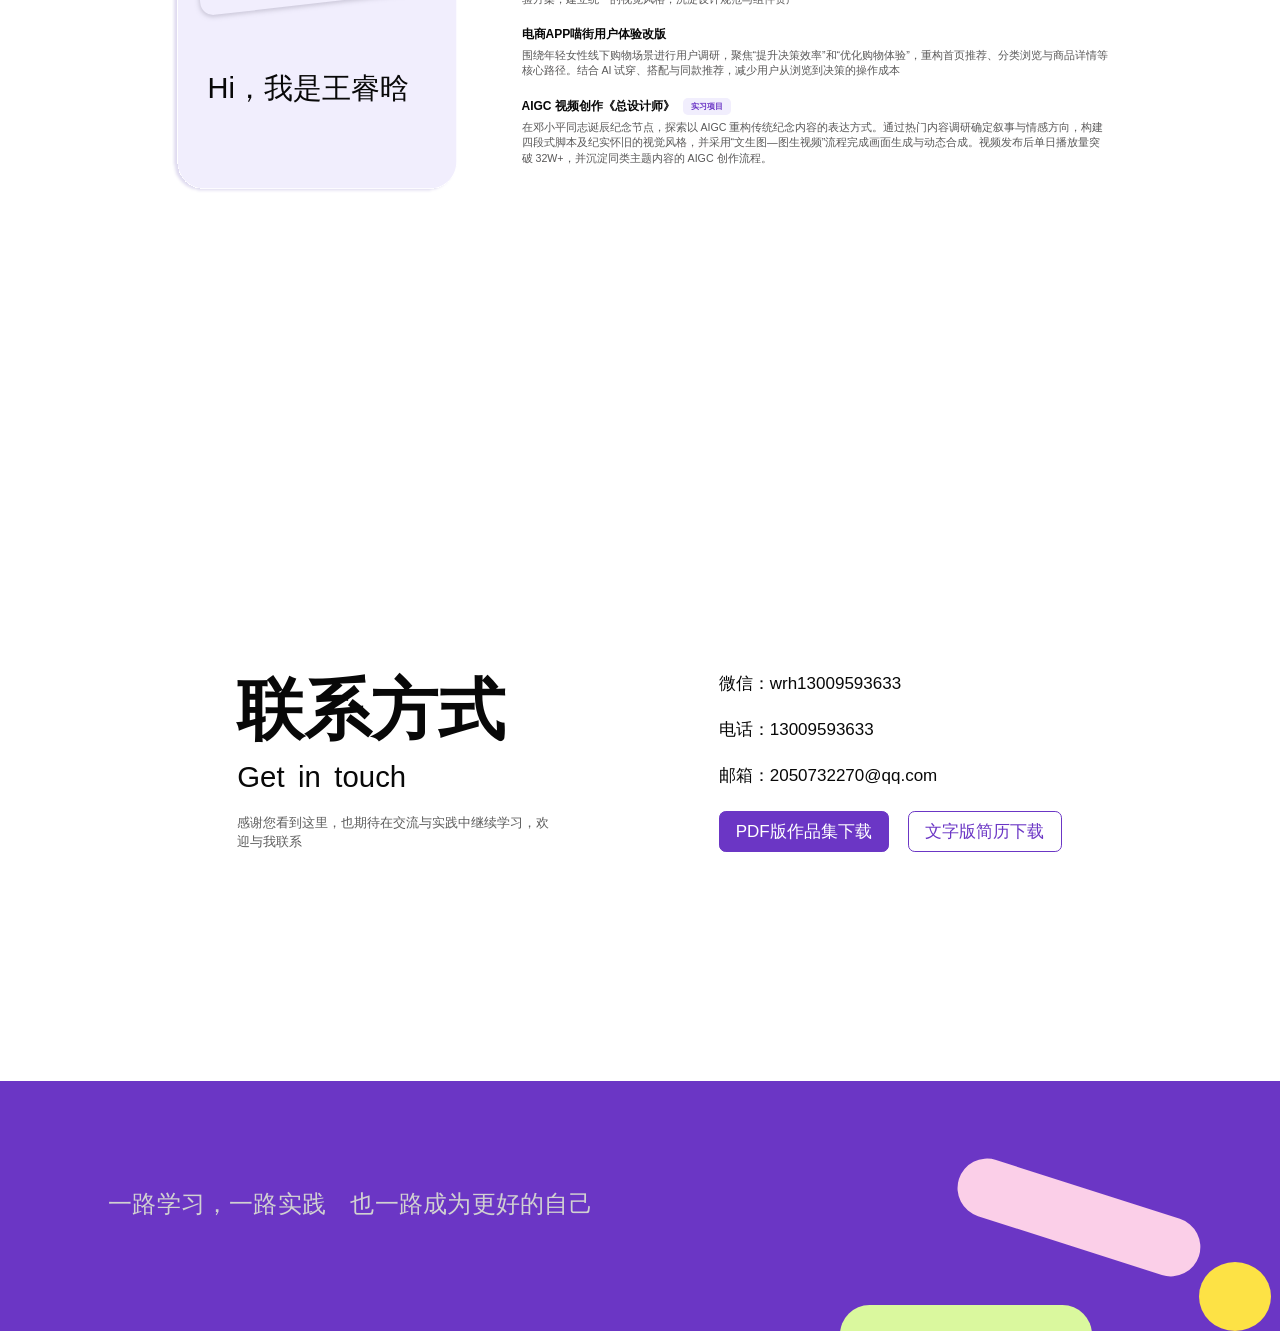
<file: preview/index.html>
<!doctype html>
<html lang="zh-CN">
<head>
  <meta charset="UTF-8" />
  <meta name="viewport" content="width=device-width,initial-scale=1" />
  <title>王睿晗 | Portfolio Preview</title>
  <link rel="preconnect" href="https://fonts.googleapis.com">
  <link rel="preconnect" href="https://fonts.gstatic.com" crossorigin>
  <link href="https://fonts.googleapis.com/css2?family=Yesteryear&family=Zen+Kaku+Gothic+New:wght@400;500;700;900&display=swap" rel="stylesheet">
  <link href="https://fonts.googleapis.com/css2?family=Noto+Sans+SC:wght@500;700&display=swap" rel="stylesheet">
  <script>
    if ("scrollRestoration" in history) history.scrollRestoration = "manual";
    if (!location.hash) scrollTo(0, 0);
    addEventListener("pageshow", () => {
      if (!location.hash) scrollTo(0, 0);
    });
  </script>
  <style>
    @font-face{font-family:"Portfolio PingFang";src:local("PingFang SC Regular"),local("PingFangSC-Regular");font-weight:400;font-style:normal;font-display:swap}
    @font-face{font-family:"Portfolio PingFang";src:local("PingFang SC Medium"),local("PingFangSC-Medium");font-weight:500;font-style:normal;font-display:swap}
    @font-face{font-family:"Portfolio PingFang";src:local("PingFang SC Bold"),local("PingFangSC-Semibold");font-weight:700;font-style:normal;font-display:swap}
    @font-face{font-family:"Portfolio PingFang";src:local("PingFang SC Heavy"),local("PingFangSC-Heavy");font-weight:900;font-style:normal;font-display:swap}
    :root{--ink:#080808;--paper:#fff;--yellow:#fde245;--violet:#6b36c5;--soft:#f0f0f0}
    *{box-sizing:border-box}html{scroll-behavior:smooth}html,body{margin:0;width:100%;min-height:100%;background:var(--paper);color:var(--ink)}
    body{font-family:"Portfolio PingFang","PingFang SC","Microsoft YaHei UI",sans-serif;overflow-x:hidden}
    header{height:82px;padding:18px 3.2vw 0;display:flex;justify-content:space-between;position:fixed;left:0;right:0;top:0;z-index:100;background:rgba(255,255,255,.9);backdrop-filter:blur(8px)}
    .signature{font:32px/1 "Yesteryear",cursive;transform:rotate(-3deg);color:var(--ink);text-decoration:none}
    nav{display:flex;gap:clamp(25px,3vw,56px);font-weight:700}nav a{color:inherit;text-decoration:none;padding-top:6px;position:relative}
    nav a:after{content:"";position:absolute;left:0;right:100%;bottom:29px;height:2px;background:var(--violet);transition:right .3s}nav a:hover:after{right:0}
    #hero{position:relative;height:100svh;min-height:700px;overflow:hidden;cursor:crosshair;touch-action:none;isolation:isolate;padding-top:82px}
    #hero:before{content:"";position:absolute;inset:0;background:linear-gradient(110deg,transparent 0 70%,rgba(107,54,197,.04));pointer-events:none}
    .hint{position:absolute;left:3.2vw;bottom:16px;font-size:10px;letter-spacing:.18em;opacity:.35;z-index:30}
    .body{position:absolute;left:0;top:0;will-change:transform;user-select:none;transform-origin:center;opacity:0;transition:opacity .25s;pointer-events:none}
    .ready .body{opacity:1}.intro-blur .body{filter:blur(5px)}.image{width:clamp(145px,14.61vw,280.5px);aspect-ratio:1;border-radius:10.32px;overflow:hidden;background:var(--soft);box-shadow:0 15px 38px rgba(0,0,0,.11)}
    .image img{width:calc(100% + 2px);height:calc(100% + 2px);margin:-1px;display:block;object-fit:cover;pointer-events:none;border-radius:inherit}.title{height:clamp(86px,7.62vw,146.39px);display:grid;place-items:center;border-radius:9.93px;color:white;font-size:clamp(47px,4.27vw,81.88px);font-weight:500;white-space:nowrap}
    .ui{width:clamp(225px,18.48vw,354.81px);background:#080808}.name{width:clamp(320px,27.01vw,518.57px);background:var(--violet)}
    .experience{width:clamp(300px,31vw,430px);min-height:124px;border-radius:10px;padding:22px 28px;display:flex;flex-direction:column;gap:10px}.experience strong{font-size:19px}.experience span{font-size:14px;line-height:1.5}.yellow{background:var(--yellow)}.dark{background:#080808;color:white}
    .statement{width:clamp(350px,35vw,490px);min-height:112px;border-radius:11px;padding:25px 30px;background:#080808;color:white;font-size:15px;line-height:1.65;text-align:center}.statement b{color:var(--yellow)}
    .tag{height:50px;padding:0 20px;border-radius:5px;background:#f0f0f0;display:grid;place-items:center;font-size:25px;white-space:nowrap}
    .works-section{min-height:100svh;padding:150px max(7vw,40px) 80px;scroll-margin-top:0;background:#fff;position:relative;z-index:10}
    .works-heading{max-width:1420px;margin:0 auto 52px;display:flex;justify-content:space-between;align-items:end}.works-heading h2{font-family:inherit;font-size:32px;line-height:1.4;margin:0 0 1px;font-weight:700;letter-spacing:0}.works-heading p{margin:0;color:#aaa;font-size:24px}.works-kicker{text-align:left}.works-kicker span{display:block;color:#9280e8;font-size:18px;margin-bottom:8px}.works-kicker strong{font-family:inherit;font-size:24px;font-weight:500}
    .works-grid{max-width:1420px;margin:0 auto;display:grid;grid-template-columns:repeat(2,minmax(0,1fr));gap:36px}.work-card{min-width:0;opacity:0;transform:translateY(45px);transition:opacity .75s ease,transform .75s cubic-bezier(.2,.75,.25,1)}.work-card-link{display:block;color:inherit;text-decoration:none}.works-section.is-visible .work-card{opacity:1;transform:none}.works-section.is-visible .work-card:nth-child(2){transition-delay:.12s}
    .work-image{aspect-ratio:692/389;border-radius:24px;overflow:hidden;background:#eee}.work-image img{display:block;width:100%;height:100%;object-fit:cover}.work-info{display:grid;grid-template-columns:96px 1fr;gap:24px;padding-top:16px;align-items:start}.work-number{font-family:inherit;font-size:80px;line-height:1;color:rgba(170,170,170,.86);font-weight:700}.work-copy h3{font-family:inherit;font-size:24px;line-height:1.4;margin:0 0 3px;font-weight:700;letter-spacing:0}.work-copy p{font-size:16px;color:#5d5d5d;margin:0;white-space:nowrap}.work-divider{height:2px;background:rgba(170,170,170,.18);margin:14px 0 22px}.work-tags{display:flex;gap:10px;flex-wrap:wrap}.work-tag{padding:7px 23px;border-radius:6px;background:#f1eefd;color:#8a79d7;font-family:inherit;font-size:16px;font-weight:500}.work-card.blue .work-tag{background:#eaf5fe;color:#799bd7}
    .works-aigc{padding-top:150px}.works-aigc .works-heading{max-width:1320px;margin-bottom:40px}.aigc-grid{max-width:1320px;margin:0 auto;display:grid;grid-template-columns:repeat(3,minmax(0,1fr));gap:40px}.aigc-card{min-width:0;opacity:0;transform:translateY(45px);transition:opacity .75s ease,transform .75s cubic-bezier(.2,.75,.25,1)}.works-aigc.is-visible .aigc-card{opacity:1;transform:none}.works-aigc.is-visible .aigc-card:nth-child(2){transition-delay:.1s}.works-aigc.is-visible .aigc-card:nth-child(3){transition-delay:.2s}
    .aigc-image{position:relative;aspect-ratio:413.333/446;border-radius:30px;overflow:hidden;background:#d9d9d9}.aigc-image img{position:absolute;display:block;max-width:none}.aigc-card:nth-child(1) .aigc-image img{height:100%;width:191.83%;left:-62.87%;top:0}.aigc-card:nth-child(2) .aigc-image img{width:219.71%;height:136.59%;left:-76.2%;top:-21.72%}.aigc-card:nth-child(3) .aigc-image{background:#000}.aigc-card:nth-child(3) .aigc-image img{width:237.34%;height:105.83%;left:-71.29%;top:0;object-fit:cover}.aigc-card .work-info{grid-template-columns:clamp(35px,2.71vw,52px) 1fr;gap:clamp(8px,.625vw,12px);padding-top:24px;height:112px}.aigc-card .work-number{font-size:clamp(29px,2.292vw,44px)}.aigc-card .work-copy h3{font-size:clamp(16px,1.25vw,24px);white-space:nowrap}.aigc-card .work-copy p{font-size:clamp(10px,.833vw,16px);white-space:nowrap;letter-spacing:-.01em}.aigc-card .work-divider{margin:0 0 26px}.aigc-card.neutral .work-tag,.aigc-card .neutral-tag{background:rgba(70,76,108,.11);color:#848484}.aigc-card .work-tags{align-items:flex-start}
    .about-section{min-height:100svh;padding:112px max(7vw,40px) 72px;background:#fff;position:relative;z-index:10;scroll-margin-top:0}.about-layout{max-width:1382px;margin:0 auto;display:grid;grid-template-columns:428px minmax(0,881px);gap:97px;align-items:start}.about-profile{position:relative;width:428px;height:924px;opacity:0;transform:translateX(-35px);transition:opacity .8s ease,transform .9s cubic-bezier(.2,.75,.25,1)}.about-section.is-visible .about-profile{opacity:1;transform:none}.about-paper{position:absolute;inset:0;width:100%;height:100%;display:block}.about-photo{position:absolute;left:12px;top:42px;width:385px;height:554px;object-fit:cover;border-radius:20px;transform:rotate(-6.52deg);box-shadow:-1px 2px 4px rgba(165,161,181,.5)}.about-clip{position:absolute;left:276px;top:-37px;width:45px;height:151px;object-fit:cover;transform:rotate(-16.32deg)}.about-greeting{position:absolute;left:54px;top:690px;margin:0;font-size:44px;font-weight:500;white-space:nowrap}.about-content{padding-top:13px;opacity:0;transform:translateY(35px);transition:opacity .8s .12s ease,transform .9s .12s cubic-bezier(.2,.75,.25,1)}.about-section.is-visible .about-content{opacity:1;transform:none}.about-block{margin-bottom:25px}.about-block:last-child{margin-bottom:0}.about-block>h2{font-size:24px;line-height:1.4;margin:0 0 14px;font-weight:900}.about-item{margin-bottom:18px}.about-item:last-child{margin-bottom:0}.about-item-head{display:flex;align-items:center;justify-content:space-between;gap:20px;margin-bottom:8px}.about-item-title{display:flex;align-items:center;gap:10px;min-width:0}.about-item h3{font-size:18px;line-height:1.4;margin:0;font-weight:900}.about-meta,.about-date{font-size:16px;color:#595858;margin:0}.about-date{font-size:20px;color:#000;font-weight:900;white-space:nowrap}.about-company{display:flex;align-items:center;gap:10px}.about-company.baidu-company{align-items:flex-end}.about-company-logo{position:relative;overflow:hidden;flex:none}.about-company-logo.shengqu{width:124px;height:45px}.about-company-logo.baidu{width:102px;height:39px}.about-company-logo img{position:absolute;max-width:none}.about-company-logo.shengqu img{width:162.1%;height:322.22%;left:-30.65%;top:-109.89%}.about-company-logo.baidu img{width:143.14%;height:256.54%;left:-21.57%;top:-89.81%}.about-list{margin:0;padding-left:24px;color:#595858;font-size:16px;line-height:1.5}.about-block:last-child>h2{margin-bottom:28px}.about-project{margin-bottom:28px}.about-project:last-child{margin-bottom:0}.about-project-title{display:flex;align-items:center;gap:12px;margin-bottom:8px}.about-project-title h3{margin:0;font-size:18px;font-weight:900}.about-badge{padding:4px 12px;border-radius:8px;background:#f1eefd;color:#6b36c5;font-size:12px;font-weight:900;white-space:nowrap}.about-project p{margin:0;color:#595858;font-size:16px;line-height:1.45}.about-education h3{margin-bottom:5px}
    @media(max-width:1500px) and (min-width:901px){.about-section{padding:75px max(7vw,40px) 28px}.about-layout{grid-template-columns:285px minmax(0,587px);gap:65px;max-width:937px}.about-profile{width:285px;height:616px}.about-photo{left:8px;top:28px;width:256px;height:369px;border-radius:13px}.about-clip{left:184px;top:-25px;width:30px;height:101px}.about-greeting{left:36px;top:460px;font-size:29px}.about-content{padding-top:8px}.about-block{margin-bottom:15px}.about-block>h2{font-size:16px;margin-bottom:9px}.about-item{margin-bottom:12px}.about-item-head{gap:12px;margin-bottom:5px}.about-item-title{gap:7px}.about-item h3,.about-project-title h3{font-size:12px}.about-meta,.about-list,.about-project p{font-size:10.67px}.about-date{font-size:13.33px}.about-list{padding-left:16px;line-height:1.45}.about-company{gap:7px}.about-company-logo.shengqu{width:83px;height:30px}.about-company-logo.baidu{width:68px;height:26px}.about-block:last-child>h2{margin-bottom:18.67px}.about-project{margin-bottom:18.67px}.about-project-title{gap:8px;margin-bottom:5px}.about-badge{padding:3px 8px;border-radius:5px;font-size:8px}}
    .contact-section{height:100svh;min-height:680px;background:#fff;position:relative;z-index:10;overflow:hidden;scroll-margin-top:0}.contact-inner{width:1208px;height:430px;margin:0 auto;padding-top:286px;display:grid;grid-template-columns:600px 400px;gap:122px}.contact-intro,.contact-details{opacity:0;transform:translateY(35px);transition:opacity .8s ease,transform .9s cubic-bezier(.2,.75,.25,1)}.contact-details{transition-delay:.12s}.contact-section.is-visible .contact-intro,.contact-section.is-visible .contact-details{opacity:1;transform:none}.contact-intro h2{margin:0 0 10px;font-size:100px;line-height:1.25;font-weight:900}.contact-en{margin:0 0 25px;font-size:44px;line-height:1.25;font-weight:300;word-spacing:8px}.contact-note{width:476px;margin:0;color:#5d5d5d;font-size:20px;line-height:1.45}.contact-details{padding-top:3px}.contact-list{display:flex;flex-direction:column;gap:35px;margin:0 0 35px}.contact-list p{margin:0;font-size:25.521px;font-weight:500}.resume-button{display:inline-grid;place-items:center;width:180px;height:61px;border:0;border-radius:10.247px;background:#6b36c5;color:#fff;font:500 25.521px/1 "Portfolio PingFang","PingFang SC",sans-serif;text-decoration:none;cursor:default}.contact-footer{position:absolute;left:0;right:0;top:780px;height:357px;background:#6b36c5;overflow:hidden}.contact-motto{position:absolute;left:max(calc((100vw - 1596px)/2),8.44vw);top:129px;margin:0;color:#d1d1d1;font-size:36px;font-weight:500;white-space:pre;letter-spacing:.01em}.contact-shape{position:absolute;height:88px;width:378px;border-radius:57px}.contact-shape.pink{right:113px;top:129px;background:#fbcfe8;transform:rotate(17.74deg)}.contact-shape.green{right:282px;top:269px;background:#daf89e}.contact-dot{position:absolute;right:13px;top:217px;width:109px;height:104px}.contact-footer>*{opacity:0;transition:opacity .75s .25s ease,transform .9s .25s cubic-bezier(.2,.75,.25,1)}.contact-motto{transform:translateX(-30px)}.contact-shape,.contact-dot{transform:translateX(35px)}.contact-shape.pink{transform:translateX(35px) rotate(17.74deg)}.contact-section.is-visible .contact-footer>*{opacity:1;transform:translateX(0)}.contact-section.is-visible .contact-shape.pink{transform:translateX(0) rotate(17.74deg)}
    @media(max-width:1500px) and (min-width:901px){.contact-section{min-height:680px}.contact-inner{width:805px;height:287px;padding-top:190.67px;grid-template-columns:400px 267px;gap:81px}.contact-intro h2{font-size:66.67px;margin-bottom:7px}.contact-en{font-size:29.33px;margin-bottom:17px;word-spacing:5px}.contact-note{width:317px;font-size:13.33px}.contact-details{padding-top:2px}.contact-list{gap:23.33px;margin-bottom:23.33px}.contact-list p{font-size:17px}.resume-button{width:120px;height:41px;border-radius:6.83px;font-size:17px}.contact-footer{top:520px;height:238px}.contact-motto{left:8.44vw;top:86px;font-size:24px}.contact-shape{width:252px;height:59px;border-radius:38px}.contact-shape.pink{right:75px;top:86px}.contact-shape.green{right:188px;top:179px}.contact-dot{right:9px;top:145px;width:73px;height:69px}}
    @media(max-width:900px){header{height:66px;padding:13px 16px 0}.signature{font-size:25px}nav{gap:12px;font-size:10px}nav a:after{bottom:24px}#hero{height:100svh;padding-top:66px}.image{width:108px}.title{height:72px;font-size:39px}.ui{width:170px}.name{width:240px}.experience{width:260px;min-height:96px;padding:14px 17px}.experience strong{font-size:15px}.experience span,.statement{font-size:11px}.statement{width:290px;min-height:82px;padding:15px}.hint{display:none}.works-section{padding:110px 20px 60px}.works-heading{margin-bottom:35px}.works-heading h2{font-size:26px}.works-heading p{font-size:18px}.works-kicker{display:none}.works-grid,.aigc-grid{grid-template-columns:1fr;gap:54px}.work-info{grid-template-columns:68px 1fr;gap:15px}.work-number{font-size:58px}.work-copy h3{font-size:19px}.work-copy p{font-size:13px;white-space:normal}.work-tag{padding:6px 13px;font-size:13px}.works-aigc{padding-top:110px}.aigc-card .work-info{grid-template-columns:52px 1fr;gap:12px}.aigc-card .work-number{font-size:44px}.aigc-card .work-copy h3{font-size:19px}.aigc-card .work-copy p{font-size:13px}.about-section{padding:100px 20px 60px}.about-layout{grid-template-columns:1fr;gap:48px}.about-profile{width:min(100%,342px);height:auto;aspect-ratio:428/924;margin:0 auto}.about-photo{left:2.8%;top:4.55%;width:90%;height:60%;border-radius:16px}.about-clip{left:64.5%;top:-4%;width:10.5%;height:16.3%}.about-greeting{left:12.6%;top:74.7%;font-size:clamp(28px,9vw,38px)}.about-content{padding:0}.about-item-head{align-items:flex-start;flex-direction:column;gap:8px}.about-company{width:100%;justify-content:space-between}.about-block>h2{font-size:22px}.about-list,.about-project p{font-size:14px}.about-meta{font-size:14px}.about-project-title{flex-wrap:wrap}.contact-section{height:auto;min-height:100svh;padding-top:66px;display:flex;flex-direction:column}.contact-inner{width:auto;height:auto;margin:0;padding:70px 24px 80px;display:grid;grid-template-columns:1fr;gap:50px}.contact-intro h2{font-size:clamp(54px,17vw,78px)}.contact-en{font-size:32px}.contact-note{width:auto;font-size:16px}.contact-details{padding:0}.contact-list p{font-size:19px}.resume-button{width:145px;height:50px;font-size:19px}.contact-footer{position:relative;top:auto;height:300px;flex:none}.contact-motto{left:24px;top:65px;font-size:22px;white-space:normal;width:260px}.contact-shape{width:210px;height:55px}.contact-shape.pink{right:-42px;top:145px}.contact-shape.green{right:80px;top:245px}.contact-dot{right:-8px;top:224px;width:70px;height:67px}}
    @media(min-width:901px){
      .contact-inner{position:absolute;inset:0;width:auto;height:auto;margin:0;padding:0;display:block}
      .contact-intro{position:absolute;left:18.54vw;top:26.48%;width:24.8vw}
      .contact-details{position:absolute;left:56.15vw;top:26.76%;width:20.83vw;padding:0}
      .contact-intro h2{font-size:5.208vw;line-height:1.25;margin:0 0 .52vw}
      .contact-en{font-size:2.292vw;line-height:1.25;margin:0 0 1.302vw;word-spacing:.417vw}
      .contact-note{width:24.79vw;font-size:1.042vw;line-height:1.45}
      .contact-list{gap:1.823vw;margin:0 0 1.823vw}
      .contact-list p{font-size:1.329vw}
      .resume-button{width:9.375vw;height:3.177vw;border-radius:.534vw;font-size:1.329vw}
      .contact-footer{top:72.222%;height:33.056%}
      .contact-motto{left:8.44vw;top:36.13%;font-size:1.875vw}
      .contact-shape{width:19.688vw;height:4.583vw;border-radius:2.969vw}
      .contact-shape.pink{right:5.885vw;top:36.13%}
      .contact-shape.green{right:14.688vw;top:75.35%}
      .contact-dot{right:.677vw;top:60.78%;width:5.677vw;height:5.417vw}
    }
    /* ABOUT card dimensions from Figma node 0:61. */
    .about-profile{height:881px}
    .about-greeting{top:695px}
    @media(max-width:1500px) and (min-width:901px){
      .about-profile{height:587px}
      .about-greeting{top:463px}
    }
    @media(max-width:900px){
      .about-profile{aspect-ratio:428/881}
      .about-photo{top:4.77%;height:62.88%}
      .about-clip{top:-4.2%;height:17.14%}
      .about-greeting{top:78.89%}
    }
    .contact-actions{display:flex;align-items:center;gap:1.51vw}
    .contact-download{display:inline-grid;place-items:center;height:3.177vw;border:1px solid #6b36c5;border-radius:.534vw;padding:0;font:500 clamp(16px,.9vw,18px)/1 "Portfolio PingFang","PingFang SC",sans-serif;text-decoration:none;white-space:nowrap;box-sizing:border-box;cursor:pointer}
    .contact-download.portfolio{width:13.281vw;background:#6b36c5;color:#fff}
    .contact-download.resume{width:12.031vw;background:transparent;color:#6b36c5}
    @media(max-width:1500px) and (min-width:901px){
      .contact-details{width:343px}
      .contact-actions{gap:19px}
      .contact-download{height:41px;border-radius:6.83px;font-size:17px}
      .contact-download.portfolio{width:170px}
      .contact-download.resume{width:154px}
    }
    @media(max-width:900px){
      .contact-actions{gap:12px;flex-wrap:wrap}
      .contact-download{height:50px;border-radius:8px;font-size:15px}
      .contact-download.portfolio{width:167px}
      .contact-download.resume{width:155px}
    }
  </style>
</head>
<body>
  <header><a class="signature" href="#home">WangRuihan</a><nav><a href="#home">HOME</a><a href="#works">WORKS</a><a href="#about">ABOUT</a><a href="#contact">CONTACT</a></nav></header>
  <main id="hero" aria-label="Interactive portfolio introduction"><span id="home"></span>
    <div class="hint">MOVE YOUR CURSOR · PLAY WITH THE WORK</div>
    <div class="body image"><img src="../portfolio/card-01.png" alt="AIGC character design" decoding="async"></div>
    <div class="body image"><img src="../portfolio/card-02-bg.png" alt="Mobile product design" decoding="async"></div>
    <div class="body image"><img src="../portfolio/card-03.png" alt="Playful visual design" decoding="async"></div>
    <div class="body image"><img src="../portfolio/card-04.png" alt="AI creation interface" decoding="async"></div>
    <div class="body image"><img src="../portfolio/card-05.svg" alt="AI game character" decoding="async"></div>
    <div class="body image"><img src="../portfolio/card-06.png" alt="Creative workflow" decoding="async"></div>
    <div class="body title ui">UI/UX</div><div class="body title name">王睿晗</div>
    <div class="body experience yellow"><strong>百度 AIGC 设计实习</strong><span>多模态内容生成、视觉优化与 AI 创作工作流</span></div>
    <div class="body experience dark"><strong>盛趣 AI 产品设计实习</strong><span>AI 小游戏从 0 到 1 的产品设计与核心创作体验</span></div>
    <div class="body statement">从 <b>AIGC 内容</b>生成到 <b>AI 产品设计</b><br>持续积累 AI 体验、设计系统与工作流相关实践</div>
    <div class="body tag">AIGC</div><div class="body tag">AI product design</div><div class="body tag">Playful</div>
  </main>
  <section class="works-section" id="works" aria-labelledby="works-title">
    <div class="works-heading"><div><h2 id="works-title">项目经历</h2><p>Project Experience</p></div><div class="works-kicker"><span>C-END PROJECT</span><strong>C端项目</strong></div></div>
    <div class="works-grid">
      <a class="work-card work-card-link" href="/preview/memeskill.html?v=site-detail-1" aria-label="查看Memeskill AI游戏生成平台项目详情">
        <div class="work-image"><img src="../portfolio/work-memeskill.png" alt="Memeskill AI游戏生成平台项目封面" loading="lazy" decoding="async"></div>
        <div class="work-info"><div class="work-number">01</div><div class="work-copy"><h3>Memeskill AI游戏生成平台</h3><p>AI互动内容平台，用户通过一句话或创意输入生成可玩的小游戏</p></div></div>
        <div class="work-divider"></div><div class="work-tags"><span class="work-tag">实习项目</span><span class="work-tag">0-1产品设计</span><span class="work-tag">组件库搭建</span><span class="work-tag">AI创作闭环</span></div>
      </a>
      <a class="work-card work-card-link blue" href="/preview/miaojie.html?v=site-detail-1" aria-label="查看喵街APP项目详情">
        <div class="work-image"><img src="../portfolio/work-miaojie.png" alt="喵街APP项目封面" loading="lazy" decoding="async"></div>
        <div class="work-info"><div class="work-number">02</div><div class="work-copy"><h3>喵街APP</h3><p>围绕线下商场的电商平台，承接用户从商品浏览到购买决策前的购物体验</p></div></div>
        <div class="work-divider"></div><div class="work-tags"><span class="work-tag">全流程设计</span><span class="work-tag">电商项目</span><span class="work-tag">AI功能融合</span></div>
      </a>
    </div>
  </section>
  <section class="works-section works-aigc" id="works-aigc" aria-labelledby="works-aigc-title">
    <div class="works-heading"><div><h2 id="works-aigc-title">其他作品</h2><p>Project Experience</p></div><div class="works-kicker"><span>AIGC PROJECT</span><strong>AIGC项目</strong></div></div>
    <div class="aigc-grid">
      <a class="aigc-card work-card-link neutral" href="/preview/christmas.html?v=site-detail-1" aria-label="查看圣诞AIGC视觉运营项目详情">
        <div class="aigc-image"><img src="../portfolio/work-aigc-christmas.png" alt="圣诞节活动 AIGC 视觉运营项目" loading="lazy" decoding="async"></div>
        <div class="work-info"><div class="work-number">03</div><div class="work-copy"><h3>AIGC视觉运营</h3><p>围绕圣诞节活动主题下的 AIGC 视觉内容设计</p></div></div>
        <div class="work-divider"></div><div class="work-tags"><span class="work-tag">AIGC视觉</span><span class="work-tag">运营设计</span></div>
      </a>
      <a class="aigc-card work-card-link" href="https://mbd.baidu.com/newspage/data/videolanding?nid=sv_4148568215388337560&amp;sourceFrom=share" target="_blank" rel="noopener noreferrer" aria-label="观看《立秋》AIGC视频">
        <div class="aigc-image"><img src="../portfolio/work-aigc-liqiu.png" alt="立秋 AIGC 视频项目" loading="lazy" decoding="async"></div>
        <div class="work-info"><div class="work-number">04</div><div class="work-copy"><h3>《立秋》AIGC视频</h3><p>通过 AIGC 工具完成角色、场景生成与动画创作</p></div></div>
        <div class="work-divider"></div><div class="work-tags"><span class="work-tag">播放量15万＋</span><span class="work-tag">实习项目</span><span class="work-tag neutral-tag">多模态生成</span><span class="work-tag neutral-tag">角色一致性</span></div>
      </a>
      <a class="aigc-card work-card-link" href="https://mbd.baidu.com/newspage/data/videolanding?nid=sv_9708048120386104642&amp;sourceFrom=share" target="_blank" rel="noopener noreferrer" aria-label="观看《总设计师》AIGC视频">
        <div class="aigc-image"><img src="../portfolio/work-aigc-designer.png" alt="总设计师 AIGC 视频项目" loading="lazy" decoding="async"></div>
        <div class="work-info"><div class="work-number">05</div><div class="work-copy"><h3>《总设计师》AIGC视频</h3><p>围绕纪实主题，借助 AIGC 完成视觉生成与视频创作</p></div></div>
        <div class="work-divider"></div><div class="work-tags"><span class="work-tag">播放量32万＋</span><span class="work-tag">实习项目</span><span class="work-tag neutral-tag">AI工作流</span><span class="work-tag neutral-tag">镜头叙事</span></div>
      </a>
    </div>
  </section>
  <section class="about-section" id="about" aria-label="关于王睿晗">
    <div class="about-layout">
      <div class="about-profile">
        <img class="about-paper" src="../portfolio/about-paper.svg" alt="" loading="lazy" decoding="async">
        <img class="about-photo" src="../portfolio/about-portrait.png" alt="王睿晗个人照片" loading="lazy" decoding="async">
        <img class="about-clip" src="../portfolio/about-clip.png" alt="" loading="lazy" decoding="async">
        <p class="about-greeting">Hi，我是王睿晗</p>
      </div>
      <div class="about-content">
        <section class="about-block about-education">
          <h2>教育经历</h2>
          <div class="about-item"><h3>天津美术学院</h3><p class="about-meta">人工智能艺术学院 · 数字媒体艺术（2023~2027）</p></div>
        </section>
        <section class="about-block">
          <h2>实习经历</h2>
          <div class="about-item">
            <div class="about-item-head"><div class="about-item-title"><h3>世纪华通盛趣游戏</h3><h3>AI产品设计</h3></div><div class="about-company"><span class="about-date">2026.04~08</span><span class="about-company-logo shengqu"><img src="../portfolio/about-shengqu-logo.png" alt="盛趣游戏" loading="lazy" decoding="async"></span></div></div>
            <ul class="about-list"><li>参与 AI 生成小游戏 0-1 产品设计，完成核心业务体验方案及高保真版本迭代</li><li>参与用户调研、竞品分析及需求讨论，将产品需求转化为具体体验与视觉设计方案</li><li>协同产品与开发推进设计方案落地，参与设计评审与开发走查</li></ul>
          </div>
          <div class="about-item">
            <div class="about-item-head"><div class="about-item-title"><h3>百度时代网络技术（北京）有限公司</h3><h3>AIGC创意设计</h3></div><div class="about-company baidu-company"><span class="about-date">2025.06~09</span><span class="about-company-logo baidu"><img src="../portfolio/about-baidu-logo.png" alt="百度" loading="lazy" decoding="async"></span></div></div>
            <ul class="about-list"><li>参与 AIGC 内容从选题、生成、筛选优化到发布复盘的完整流程，独立策划并制作多款 AIGC 内容，单条最高播放量 30万+，多条播放量 10万+。</li><li>沉淀可复用的 AI 内容生产 SOP，形成选题、生成、优化、复盘的完整工作流</li></ul>
          </div>
        </section>
        <section class="about-block">
          <h2>项目经历</h2>
          <div class="about-project"><div class="about-project-title"><h3>Memeskill AI游戏生成平台</h3><span class="about-badge">实习项目</span></div><p>基于原型和交互框架，完善创作、生成、预览编辑与发布等核心流程，重点设计创作卡、抽卡、生成反馈与同步预览等体验方案，建立统一的视觉风格，沉淀设计规范与组件资产</p></div>
          <div class="about-project"><div class="about-project-title"><h3>电商APP喵街用户体验改版</h3></div><p>围绕年轻女性线下购物场景进行用户调研，聚焦“提升决策效率”和“优化购物体验”，重构首页推荐、分类浏览与商品详情等核心路径。结合 AI 试穿、搭配与同款推荐，减少用户从浏览到决策的操作成本</p></div>
          <div class="about-project"><div class="about-project-title"><h3>AIGC 视频创作《总设计师》</h3><span class="about-badge">实习项目</span></div><p>在邓小平同志诞辰纪念节点，探索以 AIGC 重构传统纪念内容的表达方式。通过热门内容调研确定叙事与情感方向，构建四段式脚本及纪实怀旧的视觉风格，并采用“文生图—图生视频”流程完成画面生成与动态合成。视频发布后单日播放量突破 32W+，并沉淀同类主题内容的 AIGC 创作流程。</p></div>
        </section>
      </div>
    </div>
  </section>
  <section class="contact-section" id="contact" aria-labelledby="contact-title">
    <div class="contact-inner">
      <div class="contact-intro">
        <h2 id="contact-title">联系方式</h2>
        <p class="contact-en">Get in touch</p>
        <p class="contact-note">感谢您看到这里，也期待在交流与实践中继续学习，欢迎与我联系</p>
      </div>
      <div class="contact-details">
        <div class="contact-list"><p>微信：wrh13009593633</p><p>电话：13009593633</p><p>邮箱：2050732270@qq.com</p></div>
        <div class="contact-actions" aria-label="资料下载">
          <a class="contact-download portfolio" href="../portfolio/downloads/portfolio-wang-ruihan.pdf" download="王睿晗-天津美术学院-作品集.pdf">PDF版作品集下载</a>
          <a class="contact-download resume" href="../portfolio/downloads/resume-wang-ruihan.pdf" download="王睿晗-简历.pdf">文字版简历下载</a>
        </div>
      </div>
    </div>
    <footer class="contact-footer">
      <p class="contact-motto">一路学习，一路实践　也一路成为更好的自己</p>
      <span class="contact-shape pink" aria-hidden="true"></span>
      <span class="contact-shape green" aria-hidden="true"></span>
      <img class="contact-dot" src="../portfolio/contact-dot.svg" alt="">
    </footer>
  </section>
  <script src="../vendor/matter.min.js"></script>
  <script>
    const {Engine,Bodies,Body,Composite,Runner,Events,Query,Vector}=Matter;
    const hero=document.querySelector('#hero');const elements=[...document.querySelectorAll('.body')];
    let W=hero.clientWidth,H=hero.clientHeight;const engine=Engine.create({positionIterations:32,velocityIterations:24,constraintIterations:8,enableSleeping:false});engine.gravity.y=.72;
    const wallSize=120;let walls=[];const makeWalls=()=>{if(walls.length)Composite.remove(engine.world,walls);walls=[Bodies.rectangle(W/2,H+wallSize/2-2,W+wallSize*2,wallSize,{isStatic:true,friction:.8}),Bodies.rectangle(-wallSize/2+2,H/2,wallSize,H*3,{isStatic:true}),Bodies.rectangle(W+wallSize/2-2,H/2,wallSize,H*3,{isStatic:true}),Bodies.rectangle(W/2,-wallSize/2,W+wallSize*2,wallSize,{isStatic:true})];Composite.add(engine.world,walls)};makeWalls();
    const collisionGap=14;
    const layout=[
      [.118,.165],[.271,.165],[.424,.165],[.577,.165],[.730,.165],[.883,.165],
      [.340,.396],[.573,.396],
      [.377,.561],[.592,.561],
      [.494,.712],
      [.388,.813],[.488,.813],[.599,.813]
    ];
    const releasePattern=[
      [-.92,-.020,-.070], [.56,.018,.045], [-.48,-.016,-.055], [.82,.021,.072], [-.67,-.019,-.062], [.44,.015,.038],
      [-.72,-.018,-.060], [.64,.020,.052],
      [-.51,-.016,-.047], [.76,.019,.065],
      [-.38,-.013,-.035],
      [.42,.014,.030], [-.59,-.017,-.048], [.61,.018,.050]
    ];
    const items=elements.map((el,i)=>{const r=el.getBoundingClientRect(),w=r.width,h=r.height,bw=w+collisionGap,bh=h+collisionGap;const [rx,ry]=layout[i];const x=Math.max(bw/2+8,Math.min(W-bw/2-8,W*rx));const y=Math.max(bh/2+8,Math.min(H-bh/2-8,H*ry));const body=Bodies.rectangle(x,y,bw,bh,{restitution:.05,friction:.78,frictionStatic:1.02,frictionAir:.032,density:.0035,slop:0});Body.setAngle(body,0);return{el,body,w,h,bw,bh,added:true,release:releasePattern[i]}});
    Composite.add(engine.world,items.map(item=>item.body));
    let pointer={x:-999,y:-999,lastX:-999,lastY:-999,time:0};
    hero.addEventListener('pointermove',e=>{const rect=hero.getBoundingClientRect(),x=e.clientX-rect.left,y=e.clientY-rect.top,dx=x-pointer.x,dy=y-pointer.y,speed=Math.hypot(dx,dy);pointer={x,y,lastX:pointer.x,lastY:pointer.y,time:performance.now()};if(speed<1.2)return;const nearby=Query.region(items.filter(x=>x.added).map(x=>x.body),{min:{x:x-58,y:y-58},max:{x:x+58,y:y+58}});nearby.forEach(body=>{const away=Vector.normalise({x:body.position.x-x,y:body.position.y-y});const impulse=Math.min(speed,32)*body.mass*.00135;Body.applyForce(body,{x,y},{x:away.x*impulse+dx*body.mass*.00018,y:away.y*impulse+dy*body.mass*.00018});const lever=(x-body.position.x)*dy-(y-body.position.y)*dx;Body.setAngularVelocity(body,Math.max(-.09,Math.min(.09,body.angularVelocity+lever*.000012)))})});
    hero.addEventListener('pointerleave',()=>{pointer.x=-999;pointer.y=-999});
    window.addEventListener('resize',()=>{W=hero.clientWidth;H=hero.clientHeight;makeWalls()});
    Events.on(engine,'beforeUpdate',()=>items.forEach(({body,added})=>{if(!added)return;if(Math.abs(body.angularVelocity)>.075)Body.setAngularVelocity(body,Math.sign(body.angularVelocity)*.075);if(Math.abs(body.angularVelocity)<.00012)Body.setAngularVelocity(body,0);if(body.position.x<0||body.position.x>W||body.position.y<0||body.position.y>H)Body.setPosition(body,{x:Math.max(body.bounds.max.x-body.position.x+2,Math.min(W-(body.position.x-body.bounds.min.x)-2,body.position.x)),y:Math.max(body.bounds.max.y-body.position.y+2,Math.min(H-(body.position.y-body.bounds.min.y)-2,body.position.y))})}));
    Events.on(engine,'afterUpdate',()=>items.forEach(({el,body,w,h,added})=>{if(added)el.style.transform=`translate3d(${body.position.x-w/2}px,${body.position.y-h/2}px,0) rotate(${body.angle}rad)`}));
    engine.gravity.y=0;
    const runner=Runner.create({delta:1000/120,isFixed:true,maxUpdates:240});Runner.run(runner,engine);hero.classList.add('ready');hero.classList.add('intro-blur');
    setTimeout(()=>{
      engine.gravity.y=.72;
      hero.classList.remove('intro-blur');
      items.forEach(({body,release})=>{
        const [horizontal,spin,angle]=release;
        Body.setAngle(body,angle);
        Body.setVelocity(body,{x:horizontal,y:.05});
        Body.setAngularVelocity(body,spin);
      });
    },300);
    const worksSections=document.querySelectorAll('.works-section');const worksObserver=new IntersectionObserver(entries=>entries.forEach(entry=>{if(entry.isIntersecting)entry.target.classList.add('is-visible')}),{threshold:.2});worksSections.forEach(section=>worksObserver.observe(section));
    const aboutSection=document.querySelector('.about-section');const aboutObserver=new IntersectionObserver(entries=>entries.forEach(entry=>{if(entry.isIntersecting)entry.target.classList.add('is-visible')}),{threshold:.15});aboutObserver.observe(aboutSection);
    const contactSection=document.querySelector('.contact-section');const contactObserver=new IntersectionObserver(entries=>entries.forEach(entry=>{if(entry.isIntersecting)entry.target.classList.add('is-visible')}),{threshold:.2});contactObserver.observe(contactSection);
    if(location.protocol==='file:'){
      document.querySelectorAll('a[href^="/preview/"]').forEach(link=>{
        link.setAttribute('href',link.getAttribute('href').replace('/preview/',''));
      });
    }
  </script>
</body>
</html>
</file>
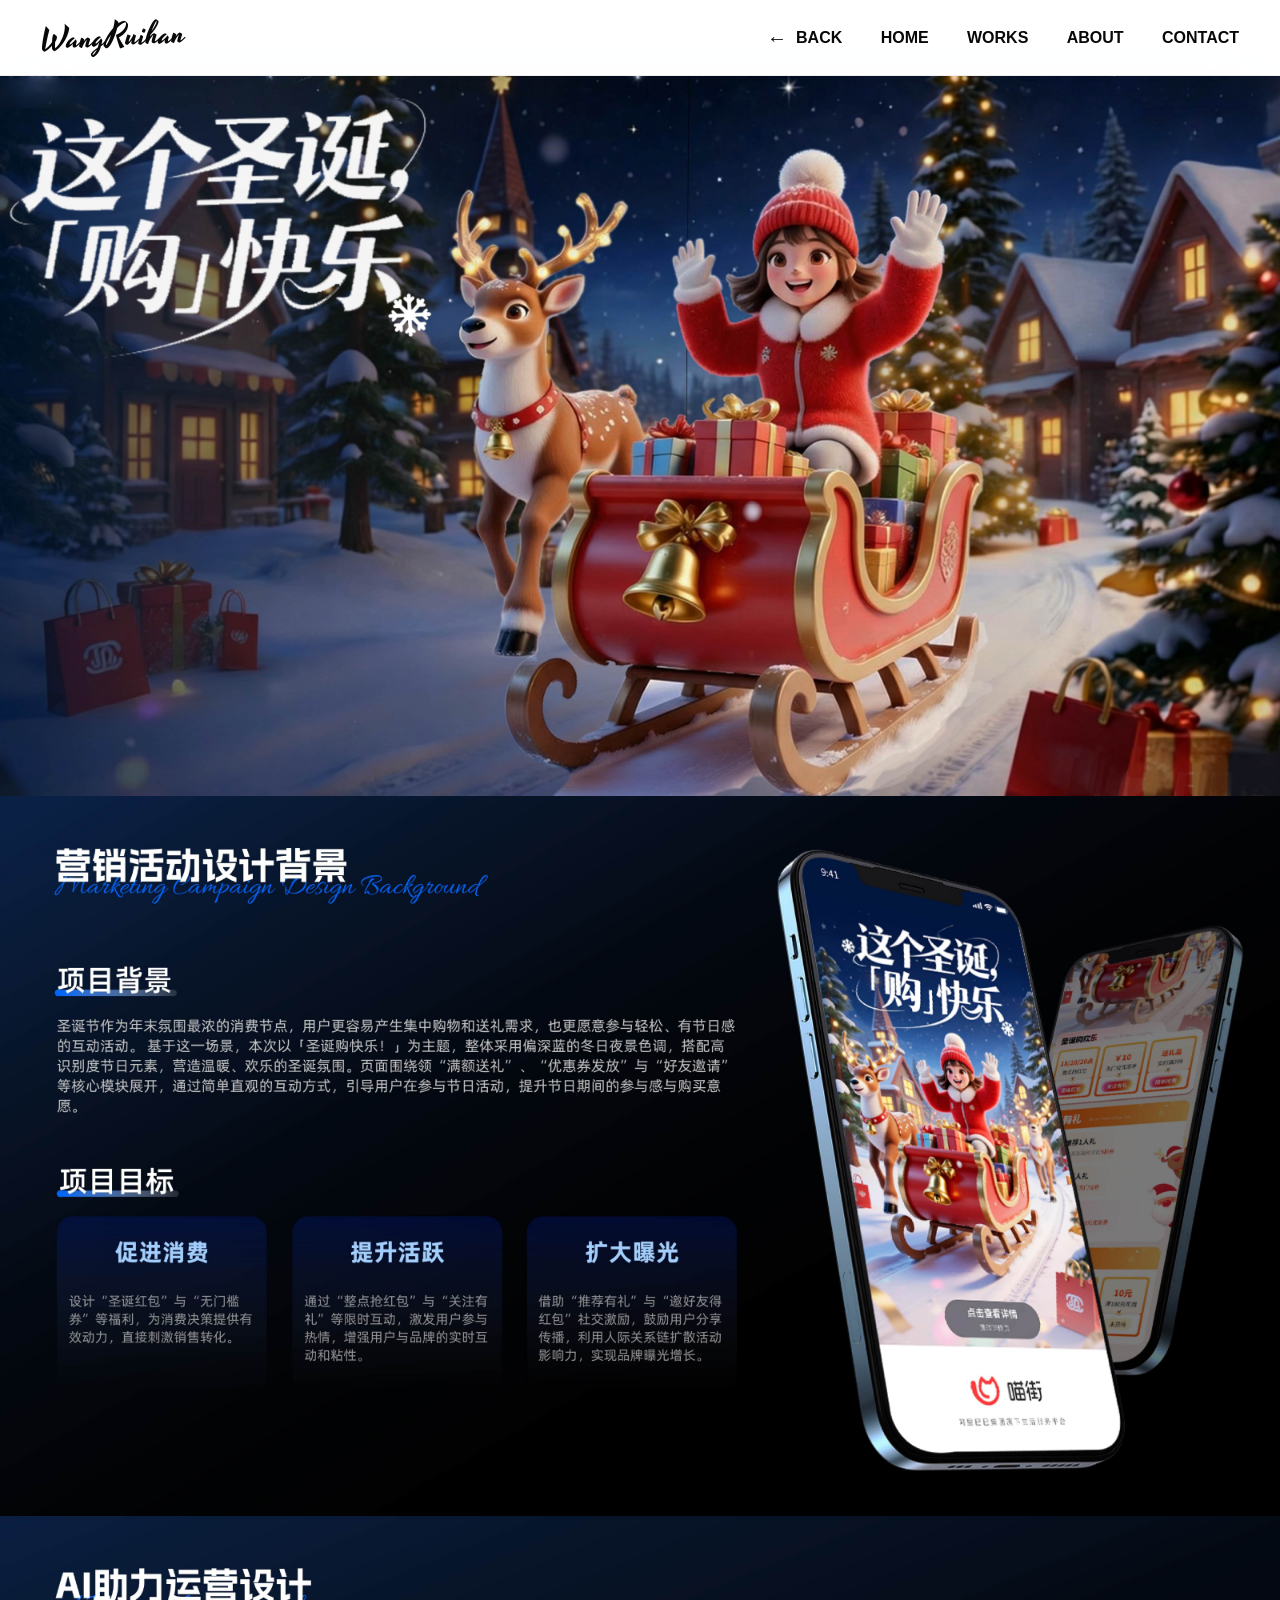
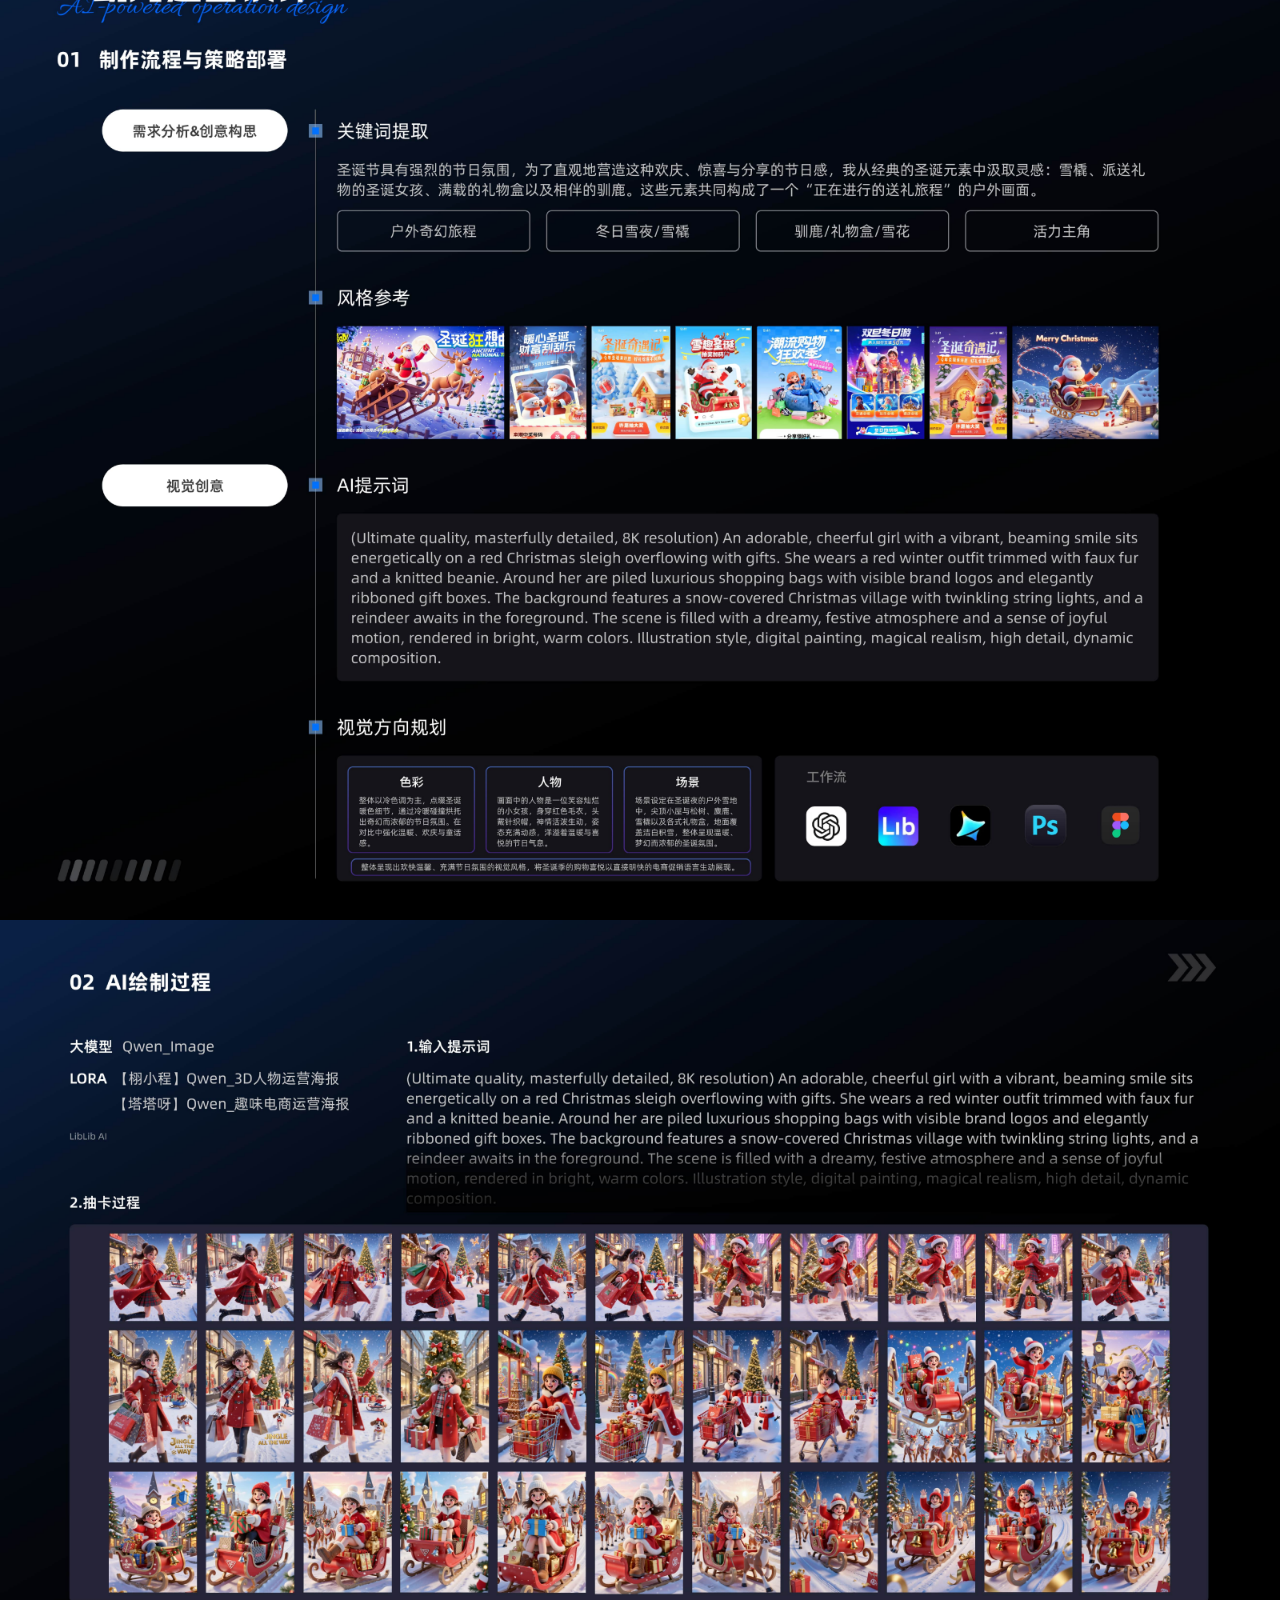
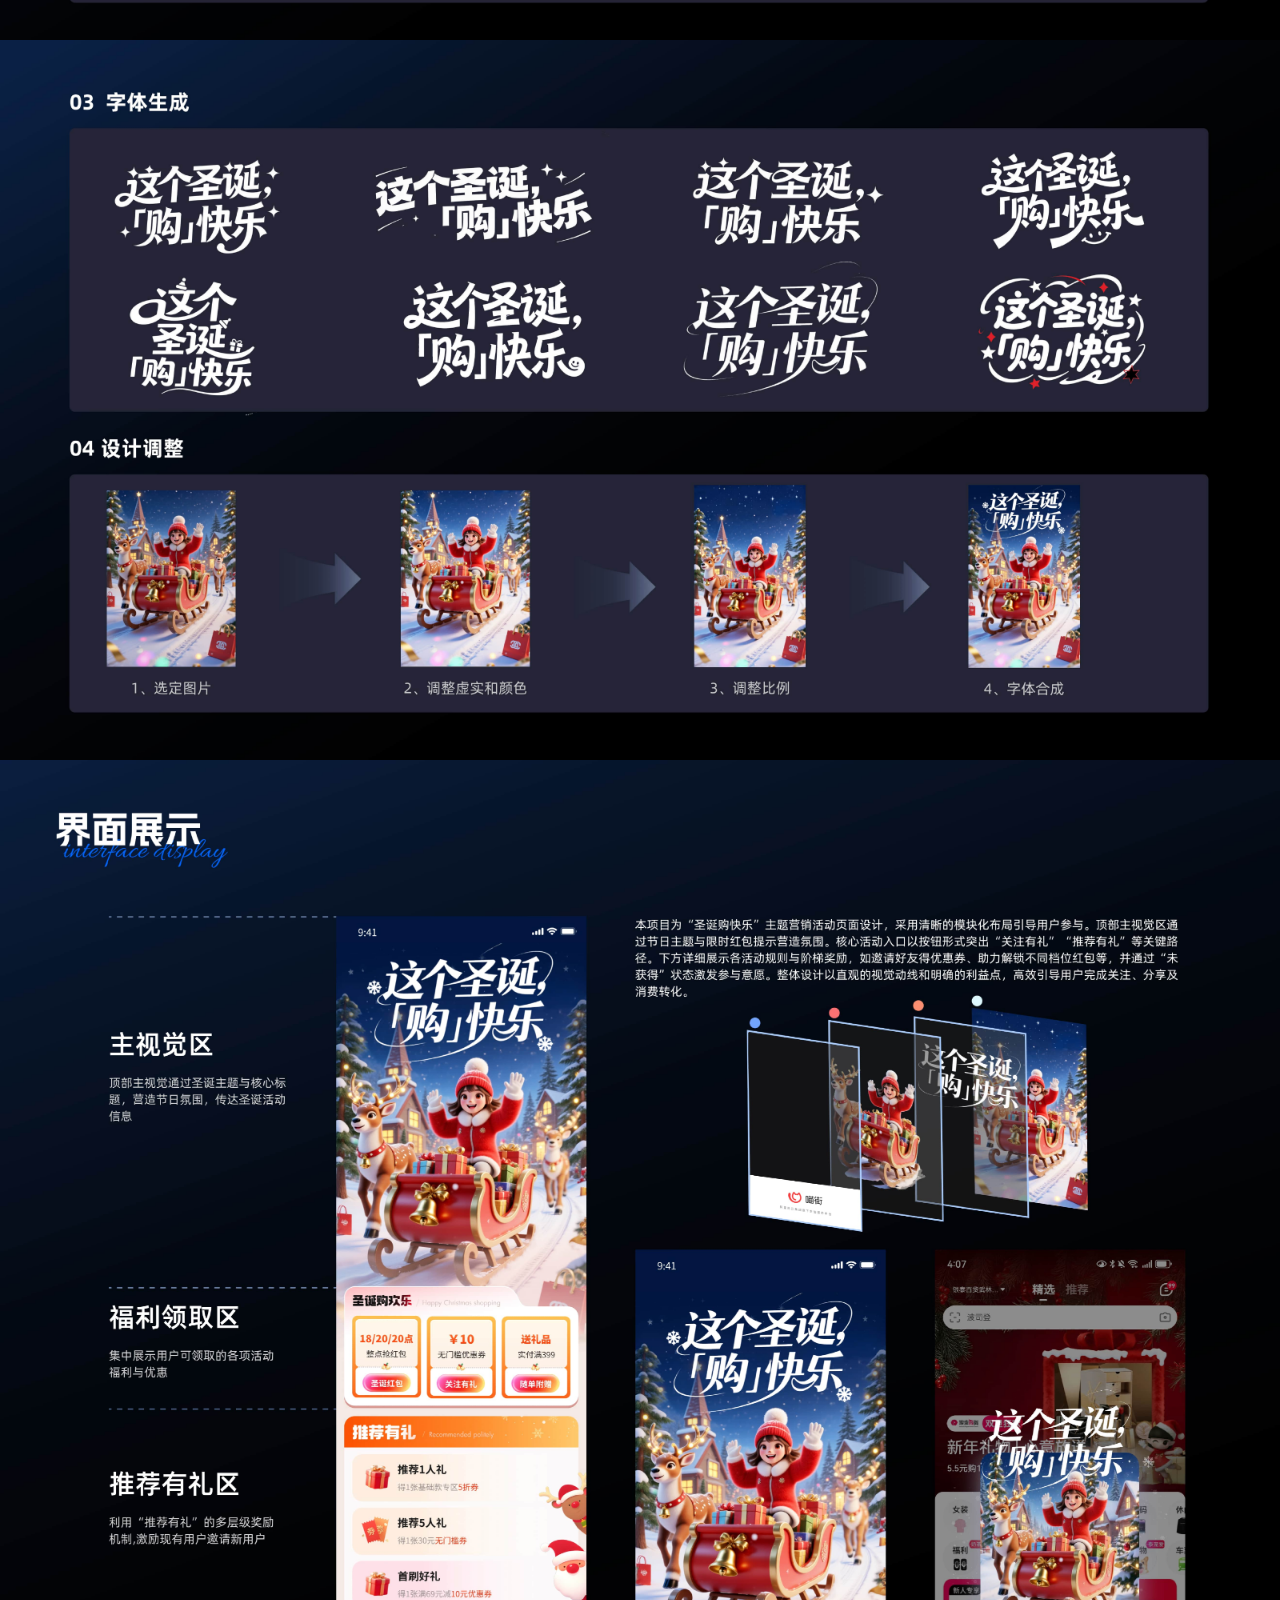
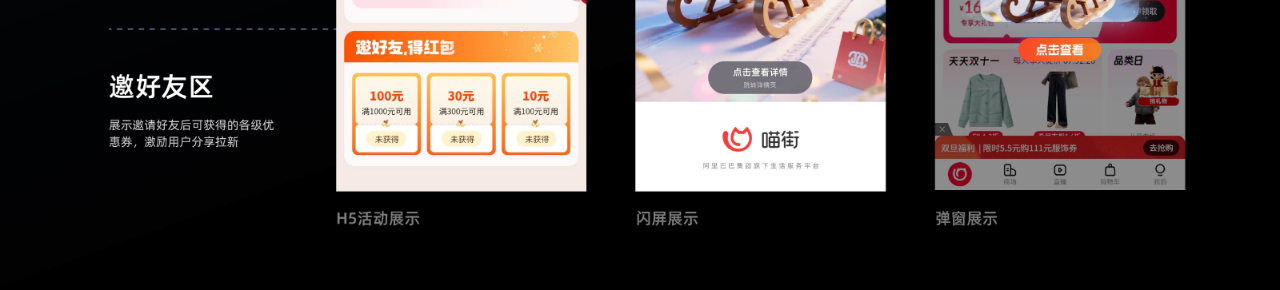
<file: preview/christmas.html>
<!doctype html>
<html lang="zh-CN">
<head>
  <meta charset="UTF-8">
  <meta name="viewport" content="width=device-width,initial-scale=1">
  <meta name="description" content="王睿晗的圣诞AIGC视觉运营项目">
  <title>圣诞AIGC视觉运营 | 王睿晗作品集</title>
  <link rel="preconnect" href="https://fonts.googleapis.com">
  <link rel="preconnect" href="https://fonts.gstatic.com" crossorigin>
  <link href="https://fonts.googleapis.com/css2?family=Yesteryear&display=swap" rel="stylesheet">
  <style>
    @font-face{font-family:"Portfolio PingFang";src:local("PingFang SC Regular"),local("PingFangSC-Regular");font-weight:400;font-display:swap}
    @font-face{font-family:"Portfolio PingFang";src:local("PingFang SC Bold"),local("PingFangSC-Semibold");font-weight:700;font-display:swap}
    :root{--header-height:76px;--ink:#080808;--paper:#f3f5f6;--violet:#6b36c5}
    *{box-sizing:border-box}html{scroll-behavior:smooth}
    body{margin:0;background:var(--paper);color:var(--ink);font-family:"Portfolio PingFang","PingFang SC","Microsoft YaHei UI",sans-serif}
    header{position:fixed;inset:0 0 auto;height:var(--header-height);z-index:20;display:flex;align-items:center;justify-content:space-between;padding:0 3.2vw;background:rgba(255,255,255,.94);backdrop-filter:blur(10px);border-bottom:1px solid rgba(0,0,0,.06)}
    .signature{font:32px/1 "Yesteryear",cursive;transform:rotate(-3deg);color:inherit;text-decoration:none}
    nav{display:flex;align-items:center;gap:clamp(20px,3vw,54px);font-weight:700}
    nav a{color:inherit;text-decoration:none;position:relative}
    nav a:after{content:"";position:absolute;left:0;right:100%;bottom:-8px;height:2px;background:var(--violet);transition:right .25s}
    nav a:hover:after{right:0}.back{display:inline-flex;align-items:center;gap:9px}.back span{font-size:20px;line-height:1}
    main{padding-top:var(--header-height)}
    .project-pages{width:min(100%,1440px);margin:0 auto;background:#fff;box-shadow:0 0 50px rgba(22,35,45,.08)}
    .project-pages img{display:block;width:100%;height:auto;margin:0;background:#fff}
    @media(max-width:760px){:root{--header-height:62px}header{padding:0 16px}.signature{font-size:25px}nav{gap:14px;font-size:11px}nav a:not(.back){display:none}.back span{font-size:17px}.project-pages{box-shadow:none}}
  </style>
</head>
<body>
  <header>
    <a class="signature" href="index.html#home">WangRuihan</a>
    <nav aria-label="项目导航">
      <a class="back" href="index.html#works-aigc"><span aria-hidden="true">←</span> BACK</a>
      <a href="index.html#home">HOME</a>
      <a href="index.html#works">WORKS</a>
      <a href="index.html#about">ABOUT</a>
      <a href="index.html#contact">CONTACT</a>
    </nav>
  </header>
  <main>
    <section class="project-pages" aria-label="圣诞AIGC视觉运营项目详情">
      <img src="../portfolio/projects/christmas-pages-hq/page-01.webp" alt="圣诞AIGC视觉运营项目详情第1页" fetchpriority="high">
      <img src="../portfolio/projects/christmas-pages-hq/page-02.webp" alt="圣诞AIGC视觉运营项目详情第2页" loading="lazy" decoding="async">
      <img src="../portfolio/projects/christmas-pages-hq/page-03.webp" alt="圣诞AIGC视觉运营项目详情第3页" loading="lazy" decoding="async">
      <img src="../portfolio/projects/christmas-pages-hq/page-04.webp" alt="圣诞AIGC视觉运营项目详情第4页" loading="lazy" decoding="async">
      <img src="../portfolio/projects/christmas-pages-hq/page-05.webp" alt="圣诞AIGC视觉运营项目详情第5页" loading="lazy" decoding="async">
      <img src="../portfolio/projects/christmas-pages-hq/page-06.webp" alt="圣诞AIGC视觉运营项目详情第6页" loading="lazy" decoding="async">
    </section>
  </main>
</body>
</html>
</file>
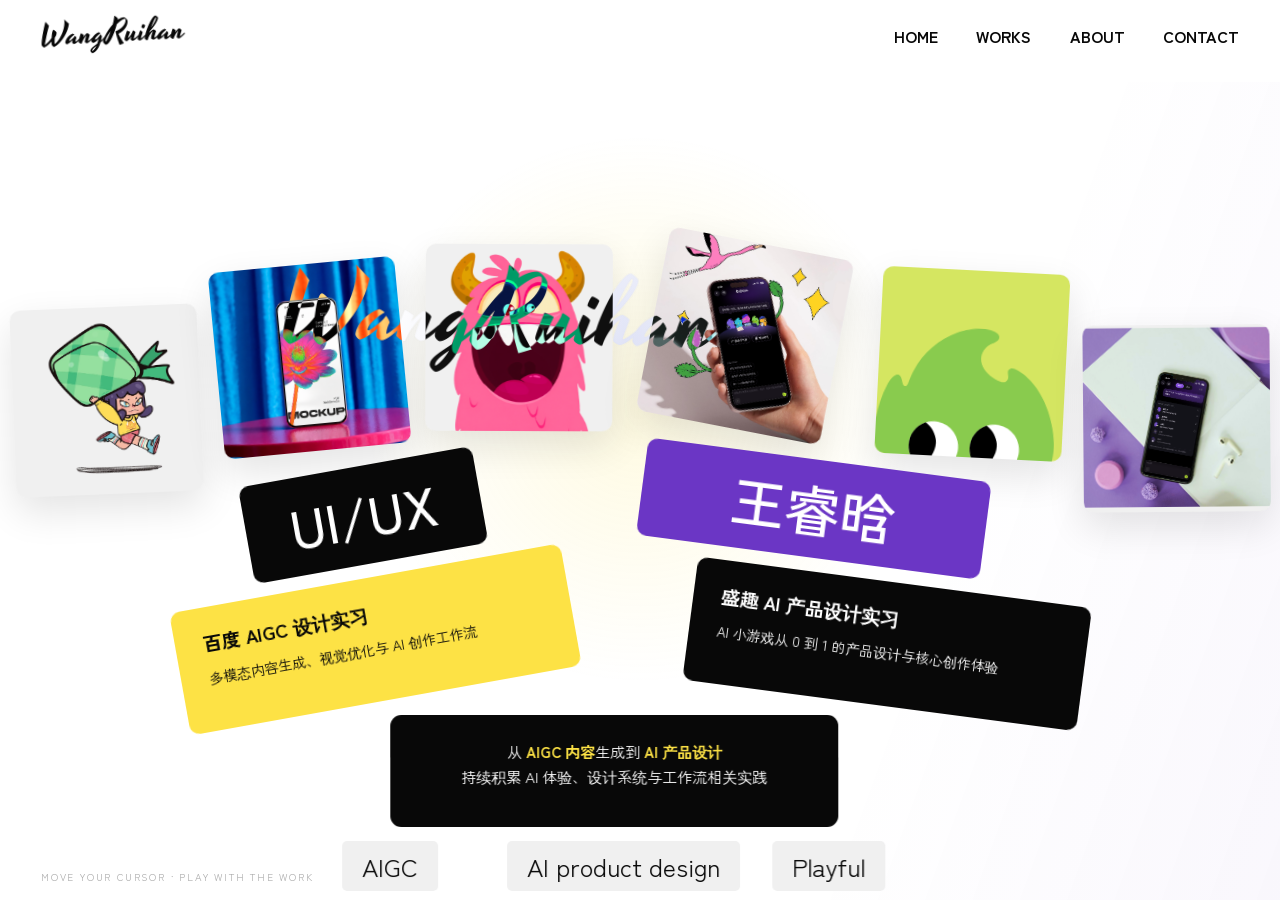
<file: preview/index-home-final.html>
<!doctype html>
<html lang="zh-CN">
<head>
  <meta charset="UTF-8" />
  <meta name="viewport" content="width=device-width,initial-scale=1" />
  <title>王睿晗 | Portfolio Preview</title>
  <link rel="preconnect" href="https://fonts.googleapis.com">
  <link rel="preconnect" href="https://fonts.gstatic.com" crossorigin>
  <link href="https://fonts.googleapis.com/css2?family=Yesteryear&family=Zen+Kaku+Gothic+New:wght@400;500;700;900&display=swap" rel="stylesheet">
  <style>
    :root{--ink:#080808;--paper:#fff;--yellow:#fde245;--violet:#6b36c5;--soft:#f0f0f0}
    *{box-sizing:border-box}html,body{margin:0;width:100%;height:100%;overflow:hidden;background:var(--paper);color:var(--ink)}
    body{font-family:"Zen Kaku Gothic New","PingFang SC",sans-serif}
    header{height:82px;padding:18px 3.2vw 0;display:flex;justify-content:space-between;position:relative;z-index:50;background:rgba(255,255,255,.92)}
    .signature{font:32px/1 "Yesteryear",cursive;transform:rotate(-3deg)}
    nav{display:flex;gap:clamp(25px,3vw,56px);font-weight:700}nav a{color:inherit;text-decoration:none;padding-top:6px;position:relative}
    nav a:after{content:"";position:absolute;left:0;right:100%;bottom:29px;height:2px;background:var(--violet);transition:right .3s}nav a:hover:after{right:0}
    #hero{position:relative;height:calc(100svh - 82px);min-height:620px;overflow:hidden;cursor:crosshair;touch-action:none;isolation:isolate}
    #hero:before{content:"";position:absolute;inset:0;background:radial-gradient(circle at 50% 40%,rgba(253,226,69,.16),transparent 34%),linear-gradient(110deg,transparent 0 70%,rgba(107,54,197,.04));pointer-events:none}
    .hint{position:absolute;left:3.2vw;bottom:16px;font-size:10px;letter-spacing:.18em;opacity:.35;z-index:30}
    .body{position:absolute;left:0;top:0;will-change:transform;user-select:none;transform-origin:center;opacity:0;transition:opacity .25s;pointer-events:none}
    .ready .body{opacity:1}.intro-blur .body{filter:blur(5px)}.image{width:clamp(145px,14.61vw,280.5px);aspect-ratio:1;border-radius:10.32px;overflow:hidden;background:var(--soft);box-shadow:0 15px 38px rgba(0,0,0,.11)}
    .image img{width:calc(100% + 2px);height:calc(100% + 2px);margin:-1px;display:block;object-fit:cover;pointer-events:none;border-radius:inherit}.title{height:clamp(86px,7.62vw,146.39px);display:grid;place-items:center;border-radius:9.93px;color:white;font-size:clamp(47px,4.27vw,81.88px);font-weight:500;white-space:nowrap}
    .ui{width:clamp(225px,18.48vw,354.81px);background:#080808}.name{width:clamp(320px,27.01vw,518.57px);background:var(--violet)}
    .experience{width:clamp(300px,31vw,430px);min-height:124px;border-radius:10px;padding:22px 28px;display:flex;flex-direction:column;gap:10px}.experience strong{font-size:19px}.experience span{font-size:14px;line-height:1.5}.yellow{background:var(--yellow)}.dark{background:#080808;color:white}
    .statement{width:clamp(350px,35vw,490px);min-height:112px;border-radius:11px;padding:25px 30px;background:#080808;color:white;font-size:15px;line-height:1.65;text-align:center}.statement b{color:var(--yellow)}
    .tag{height:50px;padding:0 20px;border-radius:5px;background:#f0f0f0;display:grid;place-items:center;font-size:25px;white-space:nowrap}
    .cursor-mark{position:absolute;left:0;top:0;z-index:80;width:500px;height:150px;display:grid;place-items:center;pointer-events:none;mix-blend-mode:difference;color:#fff;font:96px/1 "Yesteryear",cursive;white-space:nowrap;transform-origin:center;will-change:transform;filter:none}
    @media(max-width:720px){header{height:66px;padding:13px 16px 0}.signature{font-size:25px}nav{gap:12px;font-size:10px}nav a:after{bottom:24px}#hero{height:calc(100svh - 66px)}.image{width:108px}.title{height:72px;font-size:39px}.ui{width:170px}.name{width:240px}.experience{width:260px;min-height:96px;padding:14px 17px}.experience strong{font-size:15px}.experience span,.statement{font-size:11px}.statement{width:290px;min-height:82px;padding:15px}.hint{display:none}}
  </style>
</head>
<body>
  <header><div class="signature">WangRuihan</div><nav><a href="#">HOME</a><a href="#">WORKS</a><a href="#">ABOUT</a><a href="#">CONTACT</a></nav></header>
  <main id="hero" aria-label="Interactive portfolio introduction">
    <div class="hint">MOVE YOUR CURSOR · PLAY WITH THE WORK</div>
    <div class="cursor-mark" aria-hidden="true">WangRuihan</div>
    <div class="body image"><img src="../portfolio/card-01.png" alt="AIGC character design"></div>
    <div class="body image"><img src="../portfolio/card-02-bg.png" alt="Mobile product design"></div>
    <div class="body image"><img src="../portfolio/card-03.png" alt="Playful visual design"></div>
    <div class="body image"><img src="../portfolio/card-04.png" alt="AI creation interface"></div>
    <div class="body image"><img src="../portfolio/card-05.svg" alt="AI game character"></div>
    <div class="body image"><img src="../portfolio/card-06.png" alt="Creative workflow"></div>
    <div class="body title ui">UI/UX</div><div class="body title name">王睿晗</div>
    <div class="body experience yellow"><strong>百度 AIGC 设计实习</strong><span>多模态内容生成、视觉优化与 AI 创作工作流</span></div>
    <div class="body experience dark"><strong>盛趣 AI 产品设计实习</strong><span>AI 小游戏从 0 到 1 的产品设计与核心创作体验</span></div>
    <div class="body statement">从 <b>AIGC 内容</b>生成到 <b>AI 产品设计</b><br>持续积累 AI 体验、设计系统与工作流相关实践</div>
    <div class="body tag">AIGC</div><div class="body tag">AI product design</div><div class="body tag">Playful</div>
  </main>
  <script src="../vendor/matter.min.js"></script>
  <script>
    const {Engine,Bodies,Body,Composite,Runner,Events,Query,Vector}=Matter;
    const hero=document.querySelector('#hero');const cursorMark=document.querySelector('.cursor-mark');const elements=[...document.querySelectorAll('.body')];
    let W=hero.clientWidth,H=hero.clientHeight;const engine=Engine.create({positionIterations:32,velocityIterations:24,constraintIterations:8,enableSleeping:false});engine.gravity.y=.72;
    const wallSize=120;let walls=[];const makeWalls=()=>{if(walls.length)Composite.remove(engine.world,walls);walls=[Bodies.rectangle(W/2,H+wallSize/2-2,W+wallSize*2,wallSize,{isStatic:true,friction:.8}),Bodies.rectangle(-wallSize/2+2,H/2,wallSize,H*3,{isStatic:true}),Bodies.rectangle(W+wallSize/2-2,H/2,wallSize,H*3,{isStatic:true}),Bodies.rectangle(W/2,-wallSize/2,W+wallSize*2,wallSize,{isStatic:true})];Composite.add(engine.world,walls)};makeWalls();
    const collisionGap=14;
    const layout=[
      [.118,.165],[.271,.165],[.424,.165],[.577,.165],[.730,.165],[.883,.165],
      [.340,.396],[.573,.396],
      [.377,.561],[.592,.561],
      [.494,.712],
      [.388,.813],[.488,.813],[.599,.813]
    ];
    const releasePattern=[
      [-.92,-.020,-.070], [.56,.018,.045], [-.48,-.016,-.055], [.82,.021,.072], [-.67,-.019,-.062], [.44,.015,.038],
      [-.72,-.018,-.060], [.64,.020,.052],
      [-.51,-.016,-.047], [.76,.019,.065],
      [-.38,-.013,-.035],
      [.42,.014,.030], [-.59,-.017,-.048], [.61,.018,.050]
    ];
    const items=elements.map((el,i)=>{const r=el.getBoundingClientRect(),w=r.width,h=r.height,bw=w+collisionGap,bh=h+collisionGap;const [rx,ry]=layout[i];const x=Math.max(bw/2+8,Math.min(W-bw/2-8,W*rx));const y=Math.max(bh/2+8,Math.min(H-bh/2-8,H*ry));const body=Bodies.rectangle(x,y,bw,bh,{restitution:.05,friction:.78,frictionStatic:1.02,frictionAir:.032,density:.0035,slop:0});Body.setAngle(body,0);return{el,body,w,h,bw,bh,added:true,release:releasePattern[i]}});
    Composite.add(engine.world,items.map(item=>item.body));
    let pointer={x:-999,y:-999,lastX:-999,lastY:-999,time:0};let mark={x:W*.18,y:H*.18,targetX:W*.18,targetY:H*.18,scale:1,targetScale:1,rotation:-.035,targetRotation:-.035,vx:.68,vy:.46,docked:false,resumeTimer:0};
    const dockMark=()=>{mark.docked=true;mark.targetX=W-205;mark.targetY=-32;mark.targetScale=.34;mark.targetRotation=0;cursorMark.classList.remove('is-active');clearTimeout(mark.resumeTimer);mark.resumeTimer=setTimeout(()=>{mark.docked=false;mark.targetScale=1;cursorMark.classList.add('is-active')},1300)};
    const animateMark=()=>{
      if(!mark.docked){
        mark.targetX+=mark.vx;mark.targetY+=mark.vy;
        const maxX=Math.max(0,W-500),maxY=Math.max(0,H-150);
        if(mark.targetX<0){mark.targetX=0;mark.vx=Math.abs(mark.vx)}else if(mark.targetX>maxX){mark.targetX=maxX;mark.vx=-Math.abs(mark.vx)}
        if(mark.targetY<0){mark.targetY=0;mark.vy=Math.abs(mark.vy)}else if(mark.targetY>maxY){mark.targetY=maxY;mark.vy=-Math.abs(mark.vy)}
        mark.targetRotation=Math.atan2(mark.vy,mark.vx)*.045;
      }
      mark.x+=(mark.targetX-mark.x)*.075;mark.y+=(mark.targetY-mark.y)*.075;mark.scale+=(mark.targetScale-mark.scale)*.09;mark.rotation+=(mark.targetRotation-mark.rotation)*.07;
      cursorMark.style.transform=`translate3d(${mark.x}px,${mark.y}px,0) scale(${mark.scale}) rotate(${mark.rotation}rad)`;requestAnimationFrame(animateMark)
    };cursorMark.classList.add('is-active');animateMark();
    hero.addEventListener('pointermove',e=>{const rect=hero.getBoundingClientRect(),x=e.clientX-rect.left,y=e.clientY-rect.top,dx=x-pointer.x,dy=y-pointer.y,speed=Math.hypot(dx,dy);pointer={x,y,lastX:pointer.x,lastY:pointer.y,time:performance.now()};dockMark();if(speed<1.2)return;const nearby=Query.region(items.filter(x=>x.added).map(x=>x.body),{min:{x:x-58,y:y-58},max:{x:x+58,y:y+58}});nearby.forEach(body=>{const away=Vector.normalise({x:body.position.x-x,y:body.position.y-y});const impulse=Math.min(speed,32)*body.mass*.00135;Body.applyForce(body,{x,y},{x:away.x*impulse+dx*body.mass*.00018,y:away.y*impulse+dy*body.mass*.00018});const lever=(x-body.position.x)*dy-(y-body.position.y)*dx;Body.setAngularVelocity(body,Math.max(-.09,Math.min(.09,body.angularVelocity+lever*.000012)))})});
    hero.addEventListener('pointerleave',()=>{pointer.x=-999;pointer.y=-999});
    window.addEventListener('resize',()=>{W=hero.clientWidth;H=hero.clientHeight;makeWalls()});
    Events.on(engine,'beforeUpdate',()=>items.forEach(({body,added})=>{if(!added)return;if(Math.abs(body.angularVelocity)>.075)Body.setAngularVelocity(body,Math.sign(body.angularVelocity)*.075);if(Math.abs(body.angularVelocity)<.00012)Body.setAngularVelocity(body,0);if(body.position.x<0||body.position.x>W||body.position.y<0||body.position.y>H)Body.setPosition(body,{x:Math.max(body.bounds.max.x-body.position.x+2,Math.min(W-(body.position.x-body.bounds.min.x)-2,body.position.x)),y:Math.max(body.bounds.max.y-body.position.y+2,Math.min(H-(body.position.y-body.bounds.min.y)-2,body.position.y))})}));
    Events.on(engine,'afterUpdate',()=>items.forEach(({el,body,w,h,added})=>{if(added)el.style.transform=`translate3d(${body.position.x-w/2}px,${body.position.y-h/2}px,0) rotate(${body.angle}rad)`}));
    engine.gravity.y=0;
    const runner=Runner.create({delta:1000/120,isFixed:true,maxUpdates:240});Runner.run(runner,engine);hero.classList.add('ready');hero.classList.add('intro-blur');
    setTimeout(()=>{
      engine.gravity.y=.72;
      hero.classList.remove('intro-blur');
      items.forEach(({body,release})=>{
        const [horizontal,spin,angle]=release;
        Body.setAngle(body,angle);
        Body.setVelocity(body,{x:horizontal,y:.05});
        Body.setAngularVelocity(body,spin);
      });
    },300);
  </script>
</body>
</html>
</file>
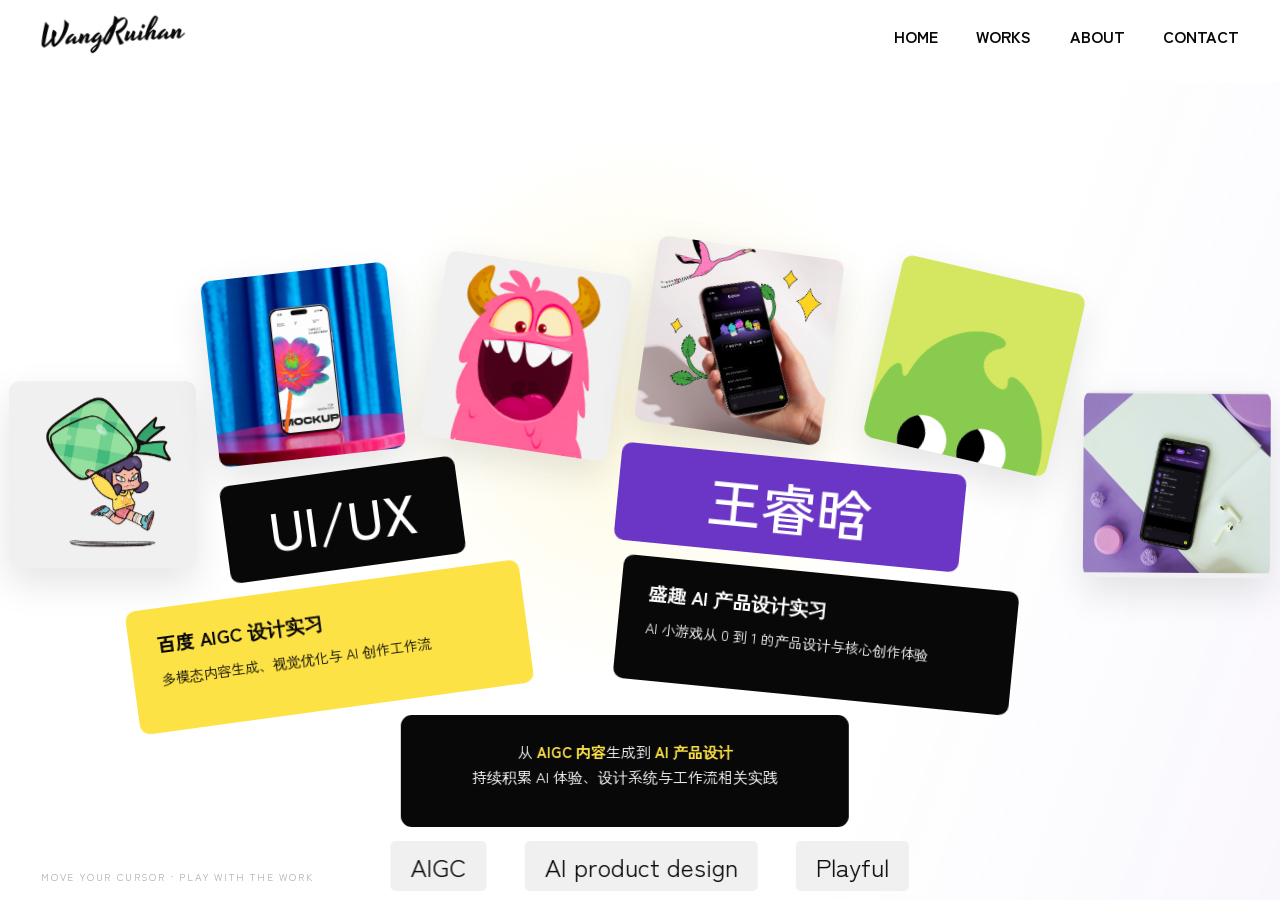
<file: preview/index-logo-test-1.html>
<!doctype html>
<html lang="zh-CN">
<head>
  <meta charset="UTF-8" />
  <meta name="viewport" content="width=device-width,initial-scale=1" />
  <title>王睿晗 | Portfolio Preview</title>
  <link rel="preconnect" href="https://fonts.googleapis.com">
  <link rel="preconnect" href="https://fonts.gstatic.com" crossorigin>
  <link href="https://fonts.googleapis.com/css2?family=Yesteryear&family=Zen+Kaku+Gothic+New:wght@400;500;700;900&display=swap" rel="stylesheet">
  <style>
    :root{--ink:#080808;--paper:#fff;--yellow:#fde245;--violet:#6b36c5;--soft:#f0f0f0}
    *{box-sizing:border-box}html,body{margin:0;width:100%;height:100%;overflow:hidden;background:var(--paper);color:var(--ink)}
    body{font-family:"Zen Kaku Gothic New","PingFang SC",sans-serif}
    header{height:82px;padding:18px 3.2vw 0;display:flex;justify-content:space-between;position:relative;z-index:50;background:rgba(255,255,255,.92)}
    .signature{font:32px/1 "Yesteryear",cursive;transform:rotate(-3deg)}
    nav{display:flex;gap:clamp(25px,3vw,56px);font-weight:700}nav a{color:inherit;text-decoration:none;padding-top:6px;position:relative}
    nav a:after{content:"";position:absolute;left:0;right:100%;bottom:29px;height:2px;background:var(--violet);transition:right .3s}nav a:hover:after{right:0}
    #hero{position:relative;height:calc(100svh - 82px);min-height:620px;overflow:hidden;cursor:crosshair;touch-action:none;isolation:isolate}
    #hero:before{content:"";position:absolute;inset:0;background:radial-gradient(circle at 50% 40%,rgba(253,226,69,.16),transparent 34%),linear-gradient(110deg,transparent 0 70%,rgba(107,54,197,.04));pointer-events:none}
    .hint{position:absolute;left:3.2vw;bottom:16px;font-size:10px;letter-spacing:.18em;opacity:.35;z-index:30}
    .body{position:absolute;left:0;top:0;will-change:transform;user-select:none;transform-origin:center;opacity:0;transition:opacity .25s;pointer-events:none}
    .ready .body{opacity:1}.intro-blur .body{filter:blur(5px)}.image{width:clamp(145px,14.61vw,280.5px);aspect-ratio:1;border-radius:10.32px;overflow:hidden;background:var(--soft);box-shadow:0 15px 38px rgba(0,0,0,.11)}
    .image img{width:calc(100% + 2px);height:calc(100% + 2px);margin:-1px;display:block;object-fit:cover;pointer-events:none;border-radius:inherit}.title{height:clamp(86px,7.62vw,146.39px);display:grid;place-items:center;border-radius:9.93px;color:white;font-size:clamp(47px,4.27vw,81.88px);font-weight:500;white-space:nowrap}
    .ui{width:clamp(225px,18.48vw,354.81px);background:#080808}.name{width:clamp(320px,27.01vw,518.57px);background:var(--violet)}
    .experience{width:clamp(300px,31vw,430px);min-height:124px;border-radius:10px;padding:22px 28px;display:flex;flex-direction:column;gap:10px}.experience strong{font-size:19px}.experience span{font-size:14px;line-height:1.5}.yellow{background:var(--yellow)}.dark{background:#080808;color:white}
    .statement{width:clamp(350px,35vw,490px);min-height:112px;border-radius:11px;padding:25px 30px;background:#080808;color:white;font-size:15px;line-height:1.65;text-align:center}.statement b{color:var(--yellow)}
    .tag{height:50px;padding:0 20px;border-radius:5px;background:#f0f0f0;display:grid;place-items:center;font-size:25px;white-space:nowrap}
    .cursor-mark{position:absolute;left:0;top:0;z-index:80;width:500px;height:150px;display:grid;place-items:center;pointer-events:none;mix-blend-mode:difference;color:#fff;font:96px/1 "Yesteryear",cursive;white-space:nowrap;transform-origin:center;will-change:transform;filter:none}
    .cursor-mark::before,.cursor-mark::after{content:"WangRuihan";position:absolute;inset:0;display:grid;place-items:center;opacity:0;transition:opacity .18s}
    .cursor-mark::before{color:#ff2bd6;transform:translate(-6px,4px);mix-blend-mode:screen}.cursor-mark::after{color:#00d8ff;transform:translate(6px,-4px);mix-blend-mode:screen}
    .cursor-mark.is-active::before,.cursor-mark.is-active::after{opacity:.52}
    @media(max-width:720px){header{height:66px;padding:13px 16px 0}.signature{font-size:25px}nav{gap:12px;font-size:10px}nav a:after{bottom:24px}#hero{height:calc(100svh - 66px)}.image{width:108px}.title{height:72px;font-size:39px}.ui{width:170px}.name{width:240px}.experience{width:260px;min-height:96px;padding:14px 17px}.experience strong{font-size:15px}.experience span,.statement{font-size:11px}.statement{width:290px;min-height:82px;padding:15px}.hint{display:none}}
  </style>
</head>
<body>
  <header><div class="signature">WangRuihan</div><nav><a href="#">HOME</a><a href="#">WORKS</a><a href="#">ABOUT</a><a href="#">CONTACT</a></nav></header>
  <main id="hero" aria-label="Interactive portfolio introduction">
    <div class="hint">MOVE YOUR CURSOR · PLAY WITH THE WORK</div>
    <div class="cursor-mark" aria-hidden="true">WangRuihan</div>
    <div class="body image"><img src="../portfolio/card-01.png" alt="AIGC character design"></div>
    <div class="body image"><img src="../portfolio/card-02-bg.png" alt="Mobile product design"></div>
    <div class="body image"><img src="../portfolio/card-03.png" alt="Playful visual design"></div>
    <div class="body image"><img src="../portfolio/card-04.png" alt="AI creation interface"></div>
    <div class="body image"><img src="../portfolio/card-05.svg" alt="AI game character"></div>
    <div class="body image"><img src="../portfolio/card-06.png" alt="Creative workflow"></div>
    <div class="body title ui">UI/UX</div><div class="body title name">王睿晗</div>
    <div class="body experience yellow"><strong>百度 AIGC 设计实习</strong><span>多模态内容生成、视觉优化与 AI 创作工作流</span></div>
    <div class="body experience dark"><strong>盛趣 AI 产品设计实习</strong><span>AI 小游戏从 0 到 1 的产品设计与核心创作体验</span></div>
    <div class="body statement">从 <b>AIGC 内容</b>生成到 <b>AI 产品设计</b><br>持续积累 AI 体验、设计系统与工作流相关实践</div>
    <div class="body tag">AIGC</div><div class="body tag">AI product design</div><div class="body tag">Playful</div>
  </main>
  <script src="../vendor/matter.min.js"></script>
  <script>
    const {Engine,Bodies,Body,Composite,Runner,Events,Query,Vector}=Matter;
    const hero=document.querySelector('#hero');const cursorMark=document.querySelector('.cursor-mark');const elements=[...document.querySelectorAll('.body')];
    let W=hero.clientWidth,H=hero.clientHeight;const engine=Engine.create({positionIterations:32,velocityIterations:24,constraintIterations:8,enableSleeping:false});engine.gravity.y=.72;
    const wallSize=120;let walls=[];const makeWalls=()=>{if(walls.length)Composite.remove(engine.world,walls);walls=[Bodies.rectangle(W/2,H+wallSize/2-2,W+wallSize*2,wallSize,{isStatic:true,friction:.8}),Bodies.rectangle(-wallSize/2+2,H/2,wallSize,H*3,{isStatic:true}),Bodies.rectangle(W+wallSize/2-2,H/2,wallSize,H*3,{isStatic:true}),Bodies.rectangle(W/2,-wallSize/2,W+wallSize*2,wallSize,{isStatic:true})];Composite.add(engine.world,walls)};makeWalls();
    const collisionGap=14;
    const layout=[
      [.118,.165],[.271,.165],[.424,.165],[.577,.165],[.730,.165],[.883,.165],
      [.340,.396],[.573,.396],
      [.377,.561],[.592,.561],
      [.494,.712],
      [.388,.813],[.488,.813],[.599,.813]
    ];
    const releasePattern=[
      [-.92,-.020,-.070], [.56,.018,.045], [-.48,-.016,-.055], [.82,.021,.072], [-.67,-.019,-.062], [.44,.015,.038],
      [-.72,-.018,-.060], [.64,.020,.052],
      [-.51,-.016,-.047], [.76,.019,.065],
      [-.38,-.013,-.035],
      [.42,.014,.030], [-.59,-.017,-.048], [.61,.018,.050]
    ];
    const items=elements.map((el,i)=>{const r=el.getBoundingClientRect(),w=r.width,h=r.height,bw=w+collisionGap,bh=h+collisionGap;const [rx,ry]=layout[i];const x=Math.max(bw/2+8,Math.min(W-bw/2-8,W*rx));const y=Math.max(bh/2+8,Math.min(H-bh/2-8,H*ry));const body=Bodies.rectangle(x,y,bw,bh,{restitution:.05,friction:.78,frictionStatic:1.02,frictionAir:.032,density:.0035,slop:0});Body.setAngle(body,0);return{el,body,w,h,bw,bh,added:true,release:releasePattern[i]}});
    Composite.add(engine.world,items.map(item=>item.body));
    let pointer={x:-999,y:-999,lastX:-999,lastY:-999,time:0};let mark={x:42,y:18,targetX:42,targetY:18,scale:.34,targetScale:.34,rotation:-.035,targetRotation:-.035,active:false,idleTimer:0};
    const setMarkIdle=()=>{mark.active=false;mark.targetX=42;mark.targetY=18;mark.targetScale=.34;mark.targetRotation=-.035;cursorMark.classList.remove('is-active')};
    const wakeMark=(x,y,dx)=>{mark.active=true;mark.targetX=x-250;mark.targetY=y-75;mark.targetScale=1;mark.targetRotation=Math.max(-.09,Math.min(.09,dx*.0025));cursorMark.classList.add('is-active');clearTimeout(mark.idleTimer);mark.idleTimer=setTimeout(setMarkIdle,720)};
    const animateMark=()=>{mark.x+=(mark.targetX-mark.x)*.105;mark.y+=(mark.targetY-mark.y)*.105;mark.scale+=(mark.targetScale-mark.scale)*.09;mark.rotation+=(mark.targetRotation-mark.rotation)*.08;if(!mark.active)mark.targetRotation=-.035;cursorMark.style.transform=`translate3d(${mark.x}px,${mark.y}px,0) scale(${mark.scale}) rotate(${mark.rotation}rad)`;requestAnimationFrame(animateMark)};animateMark();
    hero.addEventListener('pointermove',e=>{const rect=hero.getBoundingClientRect(),x=e.clientX-rect.left,y=e.clientY-rect.top,dx=x-pointer.x,dy=y-pointer.y,speed=Math.hypot(dx,dy);pointer={x,y,lastX:pointer.x,lastY:pointer.y,time:performance.now()};wakeMark(x,y,dx);if(speed<1.2)return;const nearby=Query.region(items.filter(x=>x.added).map(x=>x.body),{min:{x:x-58,y:y-58},max:{x:x+58,y:y+58}});nearby.forEach(body=>{const away=Vector.normalise({x:body.position.x-x,y:body.position.y-y});const impulse=Math.min(speed,32)*body.mass*.00135;Body.applyForce(body,{x,y},{x:away.x*impulse+dx*body.mass*.00018,y:away.y*impulse+dy*body.mass*.00018});const lever=(x-body.position.x)*dy-(y-body.position.y)*dx;Body.setAngularVelocity(body,Math.max(-.09,Math.min(.09,body.angularVelocity+lever*.000012)))})});
    hero.addEventListener('pointerleave',()=>{pointer.x=-999;pointer.y=-999});
    window.addEventListener('resize',()=>{W=hero.clientWidth;H=hero.clientHeight;makeWalls()});
    Events.on(engine,'beforeUpdate',()=>items.forEach(({body,added})=>{if(!added)return;if(Math.abs(body.angularVelocity)>.075)Body.setAngularVelocity(body,Math.sign(body.angularVelocity)*.075);if(Math.abs(body.angularVelocity)<.00012)Body.setAngularVelocity(body,0);if(body.position.x<0||body.position.x>W||body.position.y<0||body.position.y>H)Body.setPosition(body,{x:Math.max(body.bounds.max.x-body.position.x+2,Math.min(W-(body.position.x-body.bounds.min.x)-2,body.position.x)),y:Math.max(body.bounds.max.y-body.position.y+2,Math.min(H-(body.position.y-body.bounds.min.y)-2,body.position.y))})}));
    Events.on(engine,'afterUpdate',()=>items.forEach(({el,body,w,h,added})=>{if(added)el.style.transform=`translate3d(${body.position.x-w/2}px,${body.position.y-h/2}px,0) rotate(${body.angle}rad)`}));
    engine.gravity.y=0;
    const runner=Runner.create({delta:1000/120,isFixed:true,maxUpdates:240});Runner.run(runner,engine);hero.classList.add('ready');hero.classList.add('intro-blur');
    setTimeout(()=>{
      engine.gravity.y=.72;
      hero.classList.remove('intro-blur');
      items.forEach(({body,release})=>{
        const [horizontal,spin,angle]=release;
        Body.setAngle(body,angle);
        Body.setVelocity(body,{x:horizontal,y:.05});
        Body.setAngularVelocity(body,spin);
      });
    },300);
  </script>
</body>
</html>
</file>
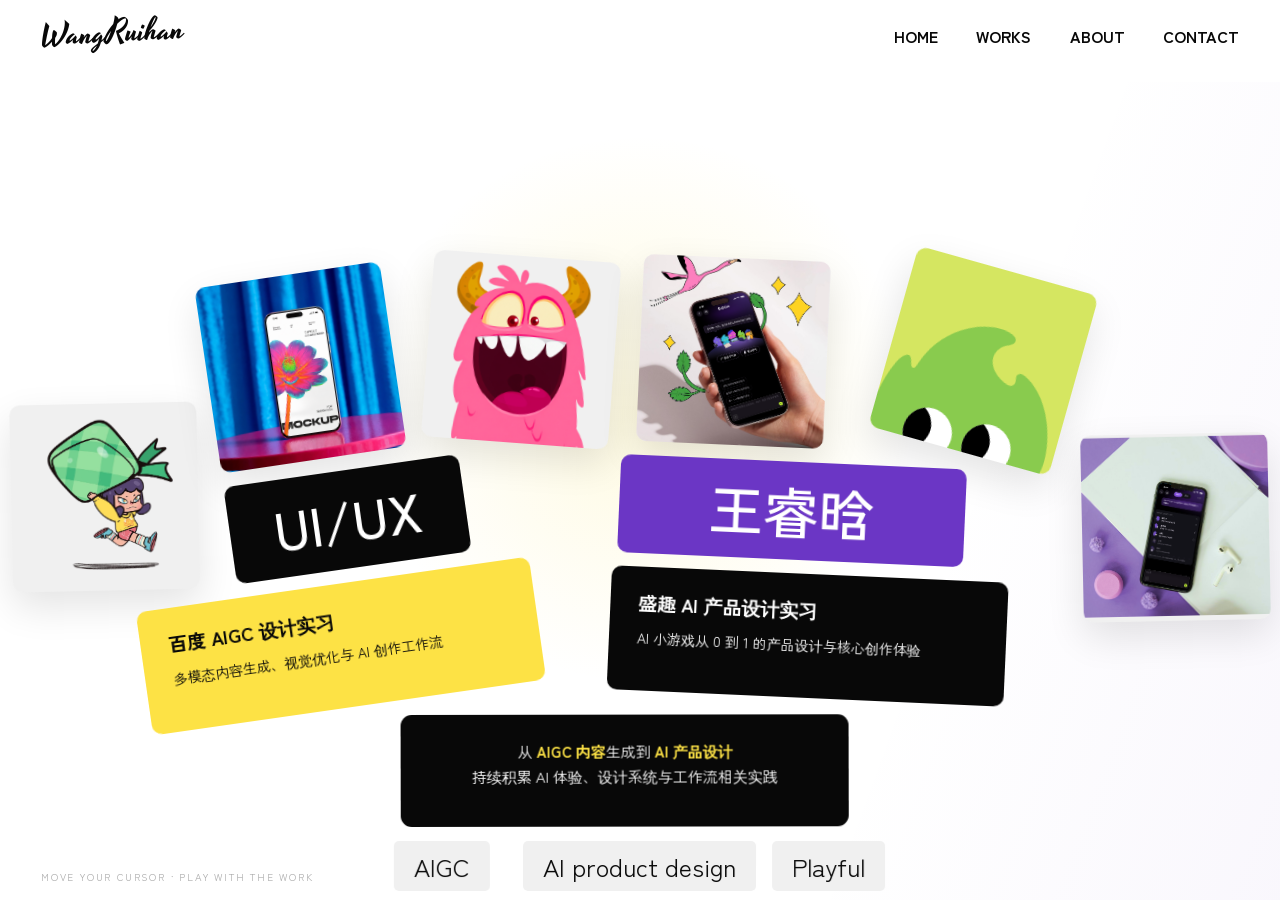
<file: preview/index-v5.html>
<!doctype html>
<html lang="zh-CN">
<head>
  <meta charset="UTF-8" />
  <meta name="viewport" content="width=device-width,initial-scale=1" />
  <title>王睿晗 | Portfolio Preview</title>
  <link rel="preconnect" href="https://fonts.googleapis.com">
  <link rel="preconnect" href="https://fonts.gstatic.com" crossorigin>
  <link href="https://fonts.googleapis.com/css2?family=Yesteryear&family=Zen+Kaku+Gothic+New:wght@400;500;700;900&display=swap" rel="stylesheet">
  <style>
    :root{--ink:#080808;--paper:#fff;--yellow:#fde245;--violet:#6b36c5;--soft:#f0f0f0}
    *{box-sizing:border-box}html,body{margin:0;width:100%;height:100%;overflow:hidden;background:var(--paper);color:var(--ink)}
    body{font-family:"Zen Kaku Gothic New","PingFang SC",sans-serif}
    header{height:82px;padding:18px 3.2vw 0;display:flex;justify-content:space-between;position:relative;z-index:50;background:rgba(255,255,255,.92)}
    .signature{font:32px/1 "Yesteryear",cursive;transform:rotate(-3deg)}
    nav{display:flex;gap:clamp(25px,3vw,56px);font-weight:700}nav a{color:inherit;text-decoration:none;padding-top:6px;position:relative}
    nav a:after{content:"";position:absolute;left:0;right:100%;bottom:29px;height:2px;background:var(--violet);transition:right .3s}nav a:hover:after{right:0}
    #hero{position:relative;height:calc(100svh - 82px);min-height:620px;overflow:hidden;cursor:crosshair;touch-action:none;isolation:isolate}
    #hero:before{content:"";position:absolute;inset:0;background:radial-gradient(circle at 50% 40%,rgba(253,226,69,.16),transparent 34%),linear-gradient(110deg,transparent 0 70%,rgba(107,54,197,.04));pointer-events:none}
    .hint{position:absolute;left:3.2vw;bottom:16px;font-size:10px;letter-spacing:.18em;opacity:.35;z-index:30}
    .body{position:absolute;left:0;top:0;will-change:transform;user-select:none;transform-origin:center;opacity:0;transition:opacity .25s;pointer-events:none}
    .ready .body{opacity:1}.intro-blur .body{filter:blur(5px)}.image{width:clamp(145px,14.61vw,280.5px);aspect-ratio:1;border-radius:10.32px;overflow:hidden;background:var(--soft);box-shadow:0 15px 38px rgba(0,0,0,.11)}
    .image img{width:calc(100% + 2px);height:calc(100% + 2px);margin:-1px;display:block;object-fit:cover;pointer-events:none;border-radius:inherit}.title{height:clamp(86px,7.62vw,146.39px);display:grid;place-items:center;border-radius:9.93px;color:white;font-size:clamp(47px,4.27vw,81.88px);font-weight:500;white-space:nowrap}
    .ui{width:clamp(225px,18.48vw,354.81px);background:#080808}.name{width:clamp(320px,27.01vw,518.57px);background:var(--violet)}
    .experience{width:clamp(300px,31vw,430px);min-height:124px;border-radius:10px;padding:22px 28px;display:flex;flex-direction:column;gap:10px}.experience strong{font-size:19px}.experience span{font-size:14px;line-height:1.5}.yellow{background:var(--yellow)}.dark{background:#080808;color:white}
    .statement{width:clamp(350px,35vw,490px);min-height:112px;border-radius:11px;padding:25px 30px;background:#080808;color:white;font-size:15px;line-height:1.65;text-align:center}.statement b{color:var(--yellow)}
    .tag{height:50px;padding:0 20px;border-radius:5px;background:#f0f0f0;display:grid;place-items:center;font-size:25px;white-space:nowrap}
    @media(max-width:720px){header{height:66px;padding:13px 16px 0}.signature{font-size:25px}nav{gap:12px;font-size:10px}nav a:after{bottom:24px}#hero{height:calc(100svh - 66px)}.image{width:108px}.title{height:72px;font-size:39px}.ui{width:170px}.name{width:240px}.experience{width:260px;min-height:96px;padding:14px 17px}.experience strong{font-size:15px}.experience span,.statement{font-size:11px}.statement{width:290px;min-height:82px;padding:15px}.hint{display:none}}
  </style>
</head>
<body>
  <header><div class="signature">WangRuihan</div><nav><a href="#">HOME</a><a href="#">WORKS</a><a href="#">ABOUT</a><a href="#">CONTACT</a></nav></header>
  <main id="hero" aria-label="Interactive portfolio introduction">
    <div class="hint">MOVE YOUR CURSOR · PLAY WITH THE WORK</div>
    <div class="body image"><img src="../portfolio/card-01.png" alt="AIGC character design"></div>
    <div class="body image"><img src="../portfolio/card-02-bg.png" alt="Mobile product design"></div>
    <div class="body image"><img src="../portfolio/card-03.png" alt="Playful visual design"></div>
    <div class="body image"><img src="../portfolio/card-04.png" alt="AI creation interface"></div>
    <div class="body image"><img src="../portfolio/card-05.svg" alt="AI game character"></div>
    <div class="body image"><img src="../portfolio/card-06.png" alt="Creative workflow"></div>
    <div class="body title ui">UI/UX</div><div class="body title name">王睿晗</div>
    <div class="body experience yellow"><strong>百度 AIGC 设计实习</strong><span>多模态内容生成、视觉优化与 AI 创作工作流</span></div>
    <div class="body experience dark"><strong>盛趣 AI 产品设计实习</strong><span>AI 小游戏从 0 到 1 的产品设计与核心创作体验</span></div>
    <div class="body statement">从 <b>AIGC 内容</b>生成到 <b>AI 产品设计</b><br>持续积累 AI 体验、设计系统与工作流相关实践</div>
    <div class="body tag">AIGC</div><div class="body tag">AI product design</div><div class="body tag">Playful</div>
  </main>
  <script src="../vendor/matter.min.js"></script>
  <script>
    const {Engine,Bodies,Body,Composite,Runner,Events,Query,Vector}=Matter;
    const hero=document.querySelector('#hero');const elements=[...document.querySelectorAll('.body')];
    let W=hero.clientWidth,H=hero.clientHeight;const engine=Engine.create({positionIterations:32,velocityIterations:24,constraintIterations:8,enableSleeping:false});engine.gravity.y=.72;
    const wallSize=120;let walls=[];const makeWalls=()=>{if(walls.length)Composite.remove(engine.world,walls);walls=[Bodies.rectangle(W/2,H+wallSize/2-2,W+wallSize*2,wallSize,{isStatic:true,friction:.8}),Bodies.rectangle(-wallSize/2+2,H/2,wallSize,H*3,{isStatic:true}),Bodies.rectangle(W+wallSize/2-2,H/2,wallSize,H*3,{isStatic:true}),Bodies.rectangle(W/2,-wallSize/2,W+wallSize*2,wallSize,{isStatic:true})];Composite.add(engine.world,walls)};makeWalls();
    const collisionGap=14;
    const layout=[
      [.118,.165],[.271,.165],[.424,.165],[.577,.165],[.730,.165],[.883,.165],
      [.340,.396],[.573,.396],
      [.377,.561],[.592,.561],
      [.494,.712],
      [.388,.813],[.488,.813],[.599,.813]
    ];
    const releasePattern=[
      [-.92,-.020,-.070], [.56,.018,.045], [-.48,-.016,-.055], [.82,.021,.072], [-.67,-.019,-.062], [.44,.015,.038],
      [-.72,-.018,-.060], [.64,.020,.052],
      [-.51,-.016,-.047], [.76,.019,.065],
      [-.38,-.013,-.035],
      [.42,.014,.030], [-.59,-.017,-.048], [.61,.018,.050]
    ];
    const items=elements.map((el,i)=>{const r=el.getBoundingClientRect(),w=r.width,h=r.height,bw=w+collisionGap,bh=h+collisionGap;const [rx,ry]=layout[i];const x=Math.max(bw/2+8,Math.min(W-bw/2-8,W*rx));const y=Math.max(bh/2+8,Math.min(H-bh/2-8,H*ry));const body=Bodies.rectangle(x,y,bw,bh,{restitution:.05,friction:.78,frictionStatic:1.02,frictionAir:.032,density:.0035,slop:0});Body.setAngle(body,0);return{el,body,w,h,bw,bh,added:true,release:releasePattern[i]}});
    Composite.add(engine.world,items.map(item=>item.body));
    let pointer={x:-999,y:-999,lastX:-999,lastY:-999,time:0};
    hero.addEventListener('pointermove',e=>{const rect=hero.getBoundingClientRect(),x=e.clientX-rect.left,y=e.clientY-rect.top,dx=x-pointer.x,dy=y-pointer.y,speed=Math.hypot(dx,dy);pointer={x,y,lastX:pointer.x,lastY:pointer.y,time:performance.now()};if(speed<1.2)return;const nearby=Query.region(items.filter(x=>x.added).map(x=>x.body),{min:{x:x-58,y:y-58},max:{x:x+58,y:y+58}});nearby.forEach(body=>{const away=Vector.normalise({x:body.position.x-x,y:body.position.y-y});const impulse=Math.min(speed,32)*body.mass*.00135;Body.applyForce(body,{x,y},{x:away.x*impulse+dx*body.mass*.00018,y:away.y*impulse+dy*body.mass*.00018});const lever=(x-body.position.x)*dy-(y-body.position.y)*dx;Body.setAngularVelocity(body,Math.max(-.09,Math.min(.09,body.angularVelocity+lever*.000012)))})});
    hero.addEventListener('pointerleave',()=>{pointer.x=-999;pointer.y=-999});
    window.addEventListener('resize',()=>{W=hero.clientWidth;H=hero.clientHeight;makeWalls()});
    Events.on(engine,'beforeUpdate',()=>items.forEach(({body,added})=>{if(!added)return;if(Math.abs(body.angularVelocity)>.075)Body.setAngularVelocity(body,Math.sign(body.angularVelocity)*.075);if(Math.abs(body.angularVelocity)<.00012)Body.setAngularVelocity(body,0);if(body.position.x<0||body.position.x>W||body.position.y<0||body.position.y>H)Body.setPosition(body,{x:Math.max(body.bounds.max.x-body.position.x+2,Math.min(W-(body.position.x-body.bounds.min.x)-2,body.position.x)),y:Math.max(body.bounds.max.y-body.position.y+2,Math.min(H-(body.position.y-body.bounds.min.y)-2,body.position.y))})}));
    Events.on(engine,'afterUpdate',()=>items.forEach(({el,body,w,h,added})=>{if(added)el.style.transform=`translate3d(${body.position.x-w/2}px,${body.position.y-h/2}px,0) rotate(${body.angle}rad)`}));
    engine.gravity.y=0;
    const runner=Runner.create({delta:1000/120,isFixed:true,maxUpdates:240});Runner.run(runner,engine);hero.classList.add('ready');hero.classList.add('intro-blur');
    setTimeout(()=>{
      engine.gravity.y=.72;
      hero.classList.remove('intro-blur');
      items.forEach(({body,release})=>{
        const [horizontal,spin,angle]=release;
        Body.setAngle(body,angle);
        Body.setVelocity(body,{x:horizontal,y:.05});
        Body.setAngularVelocity(body,spin);
      });
    },300);
  </script>
</body>
</html>
</file>
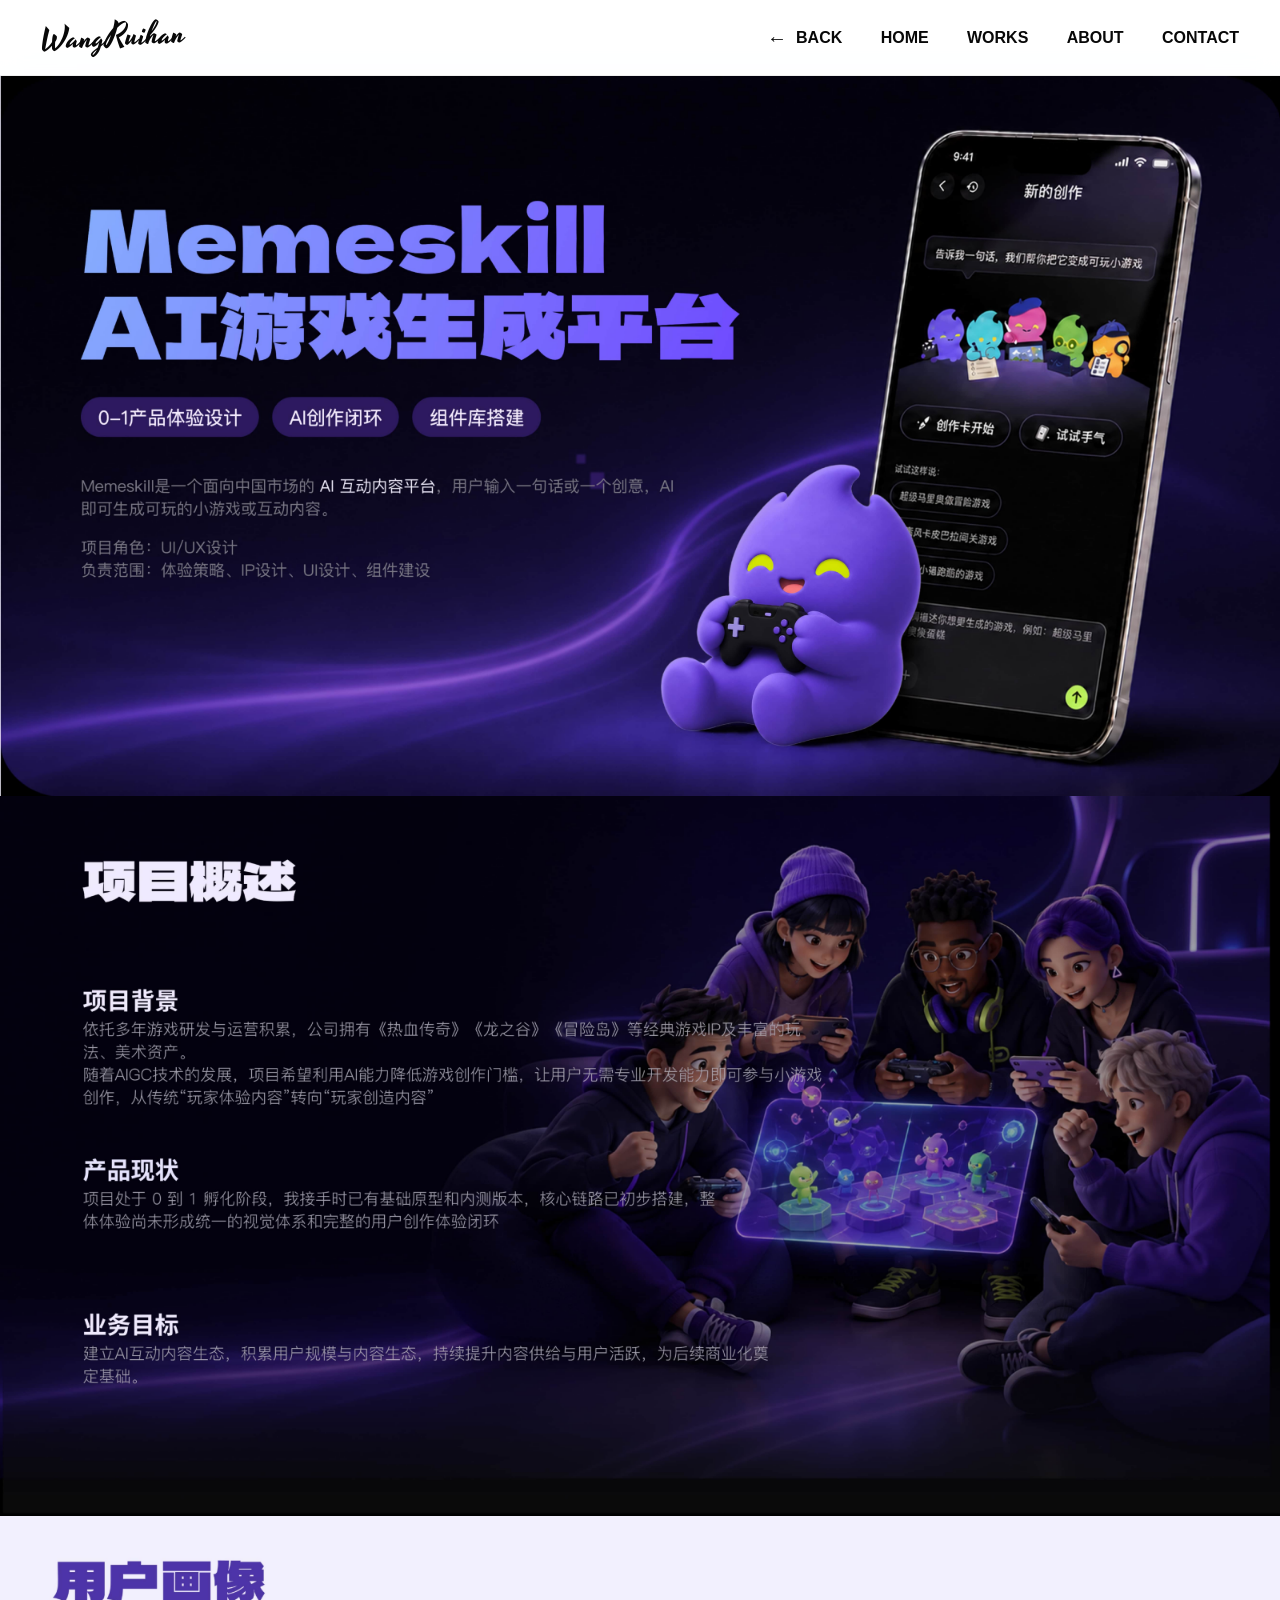
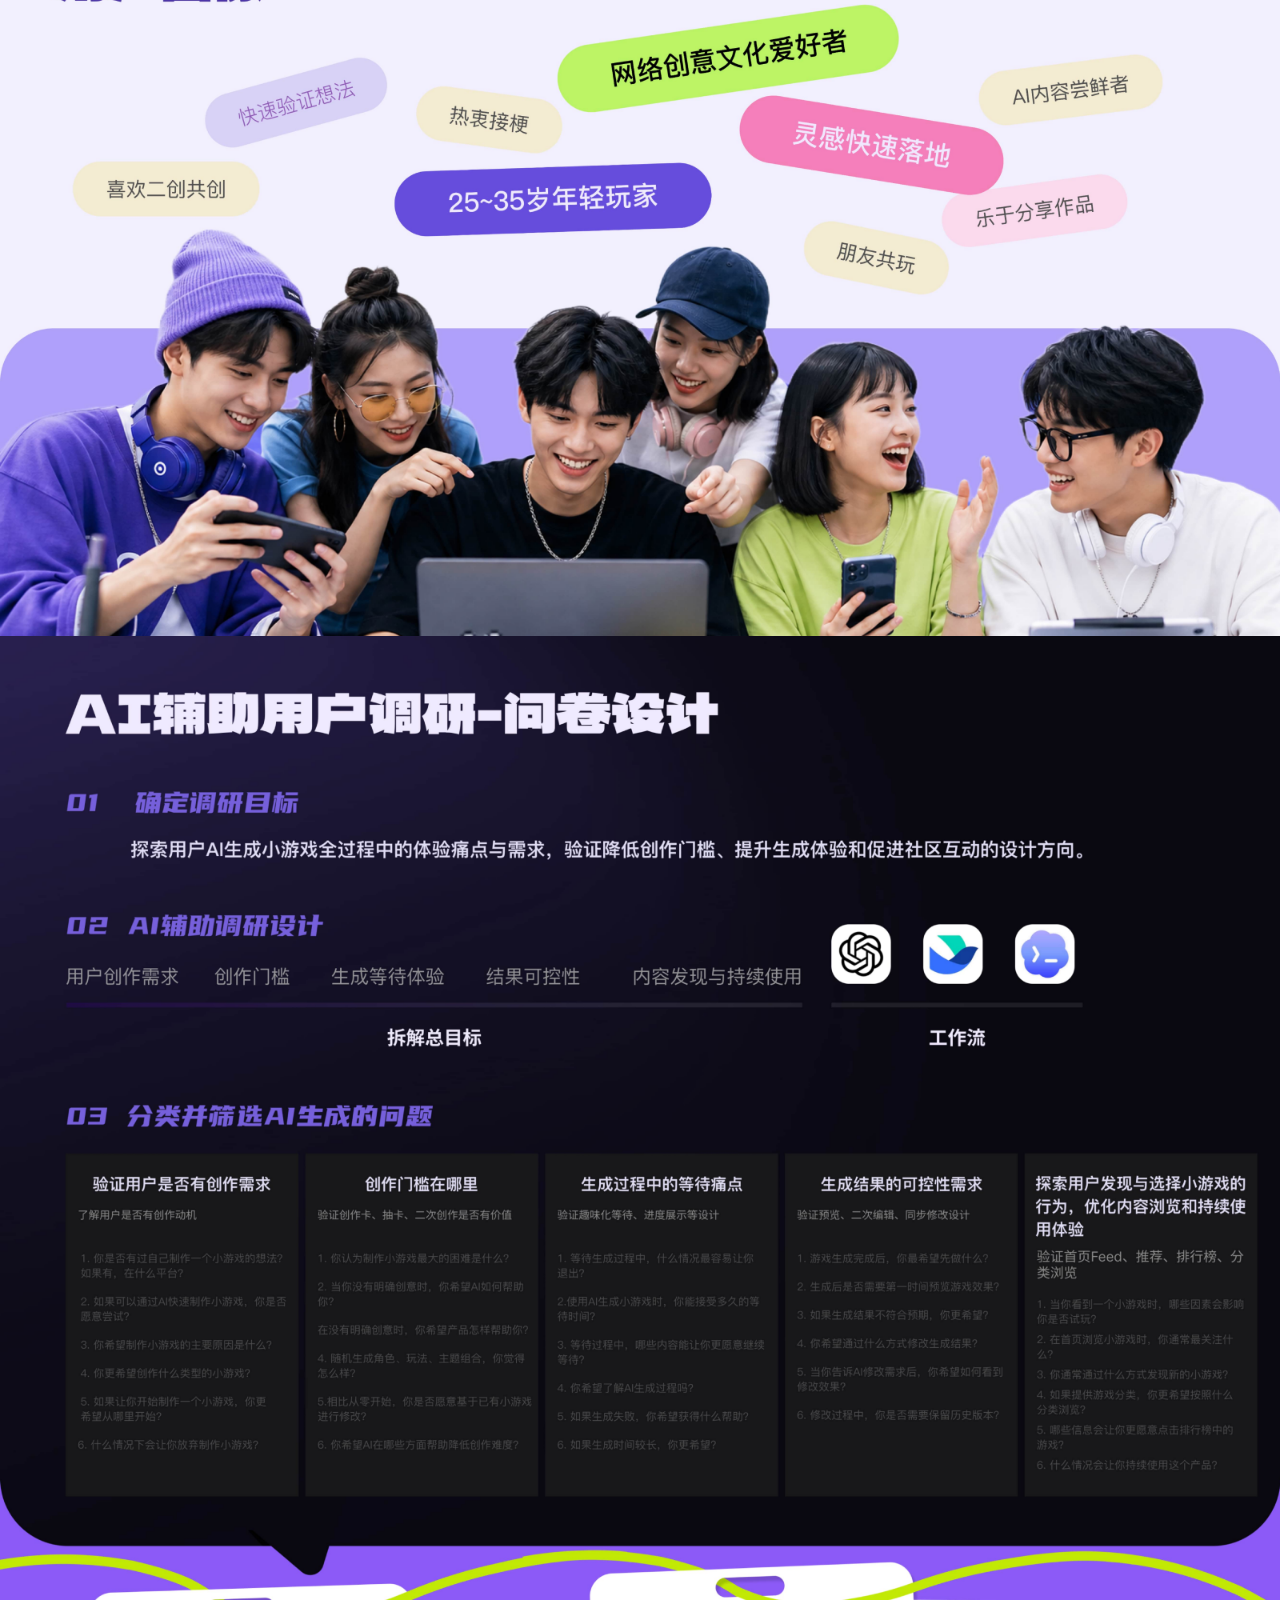
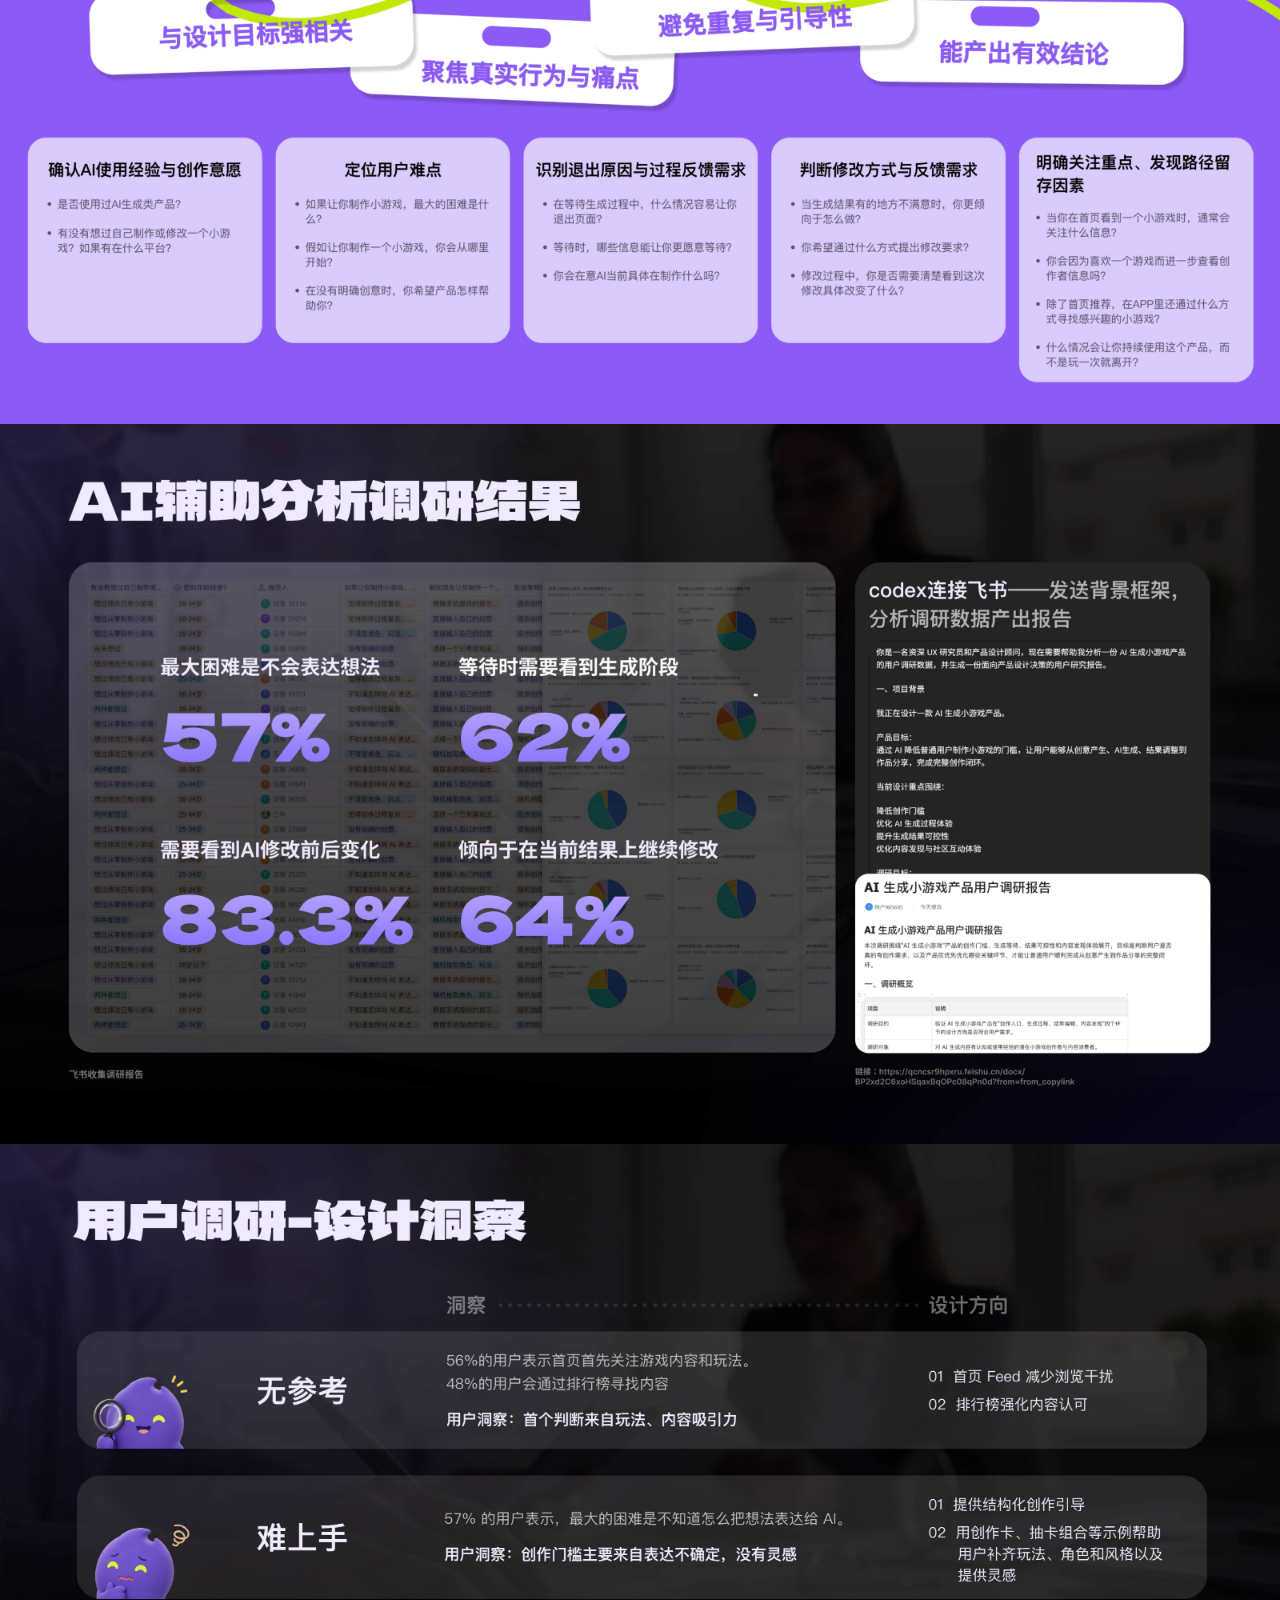
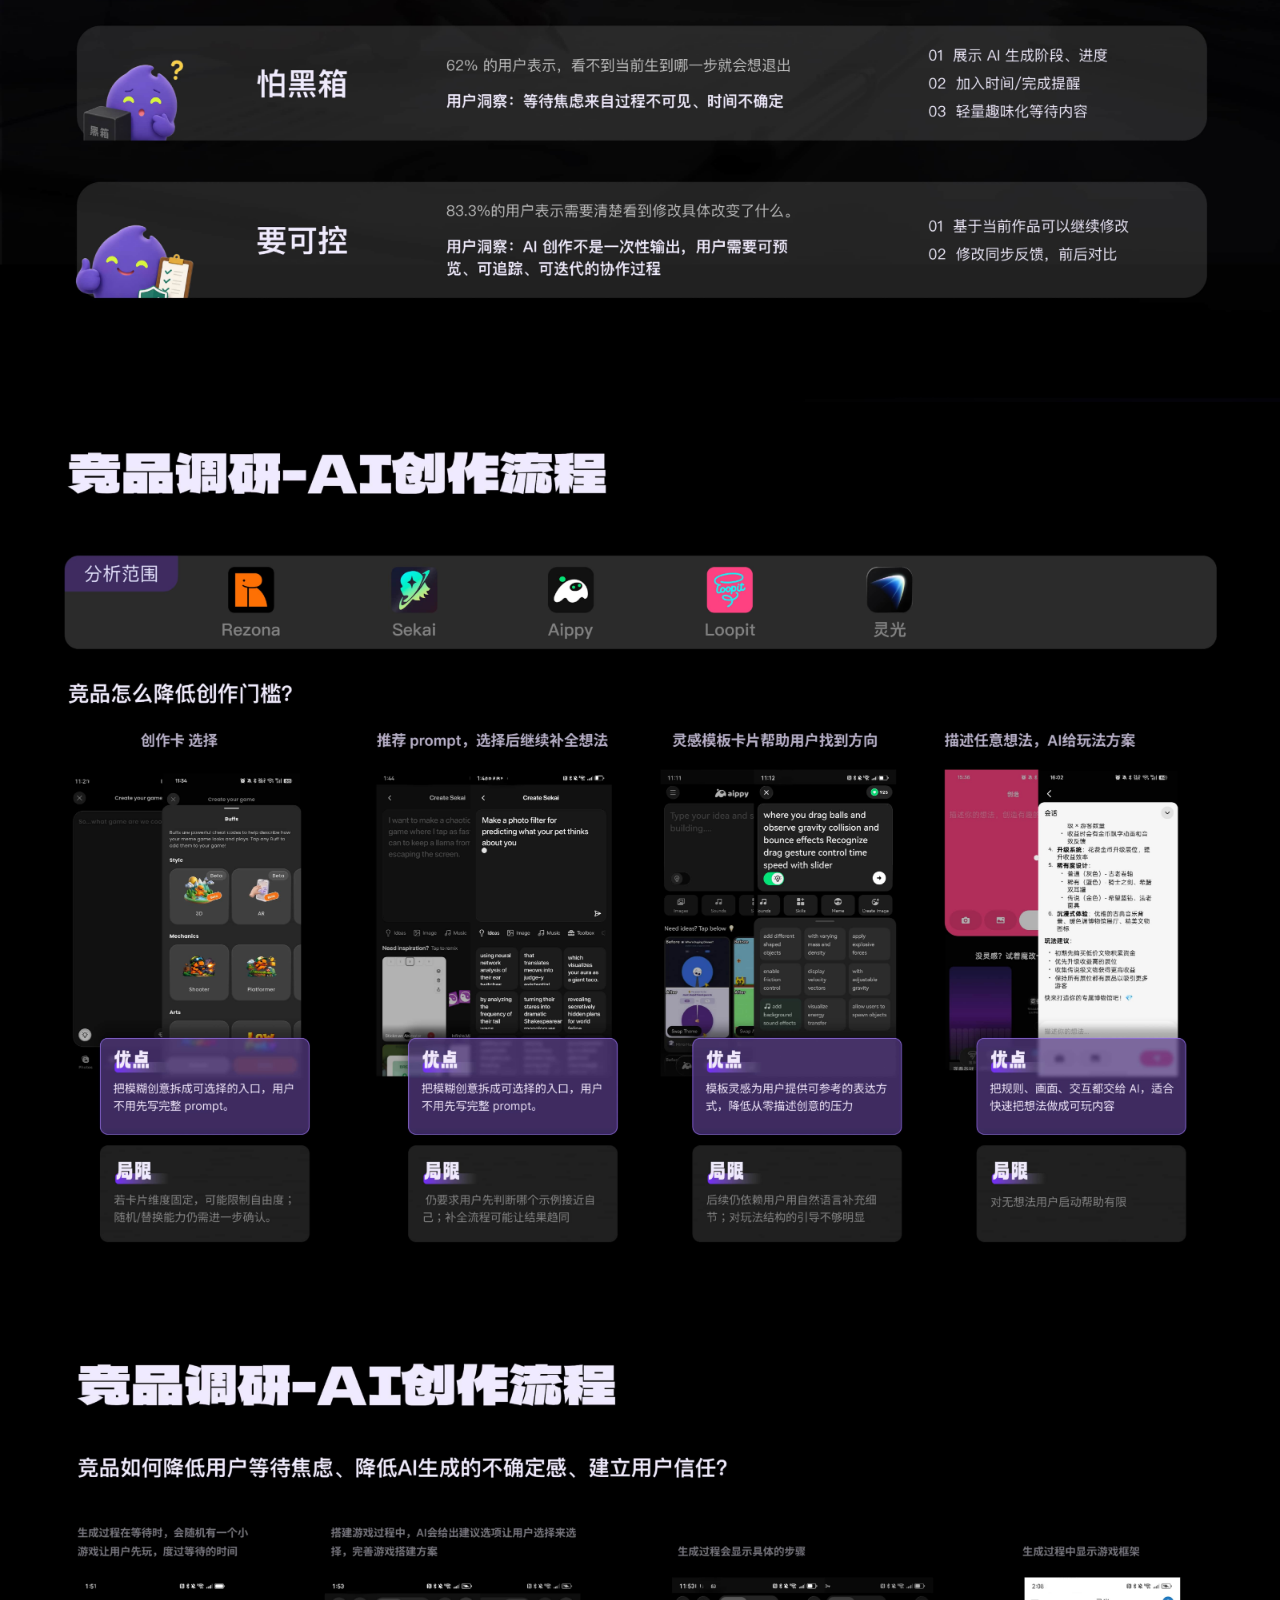
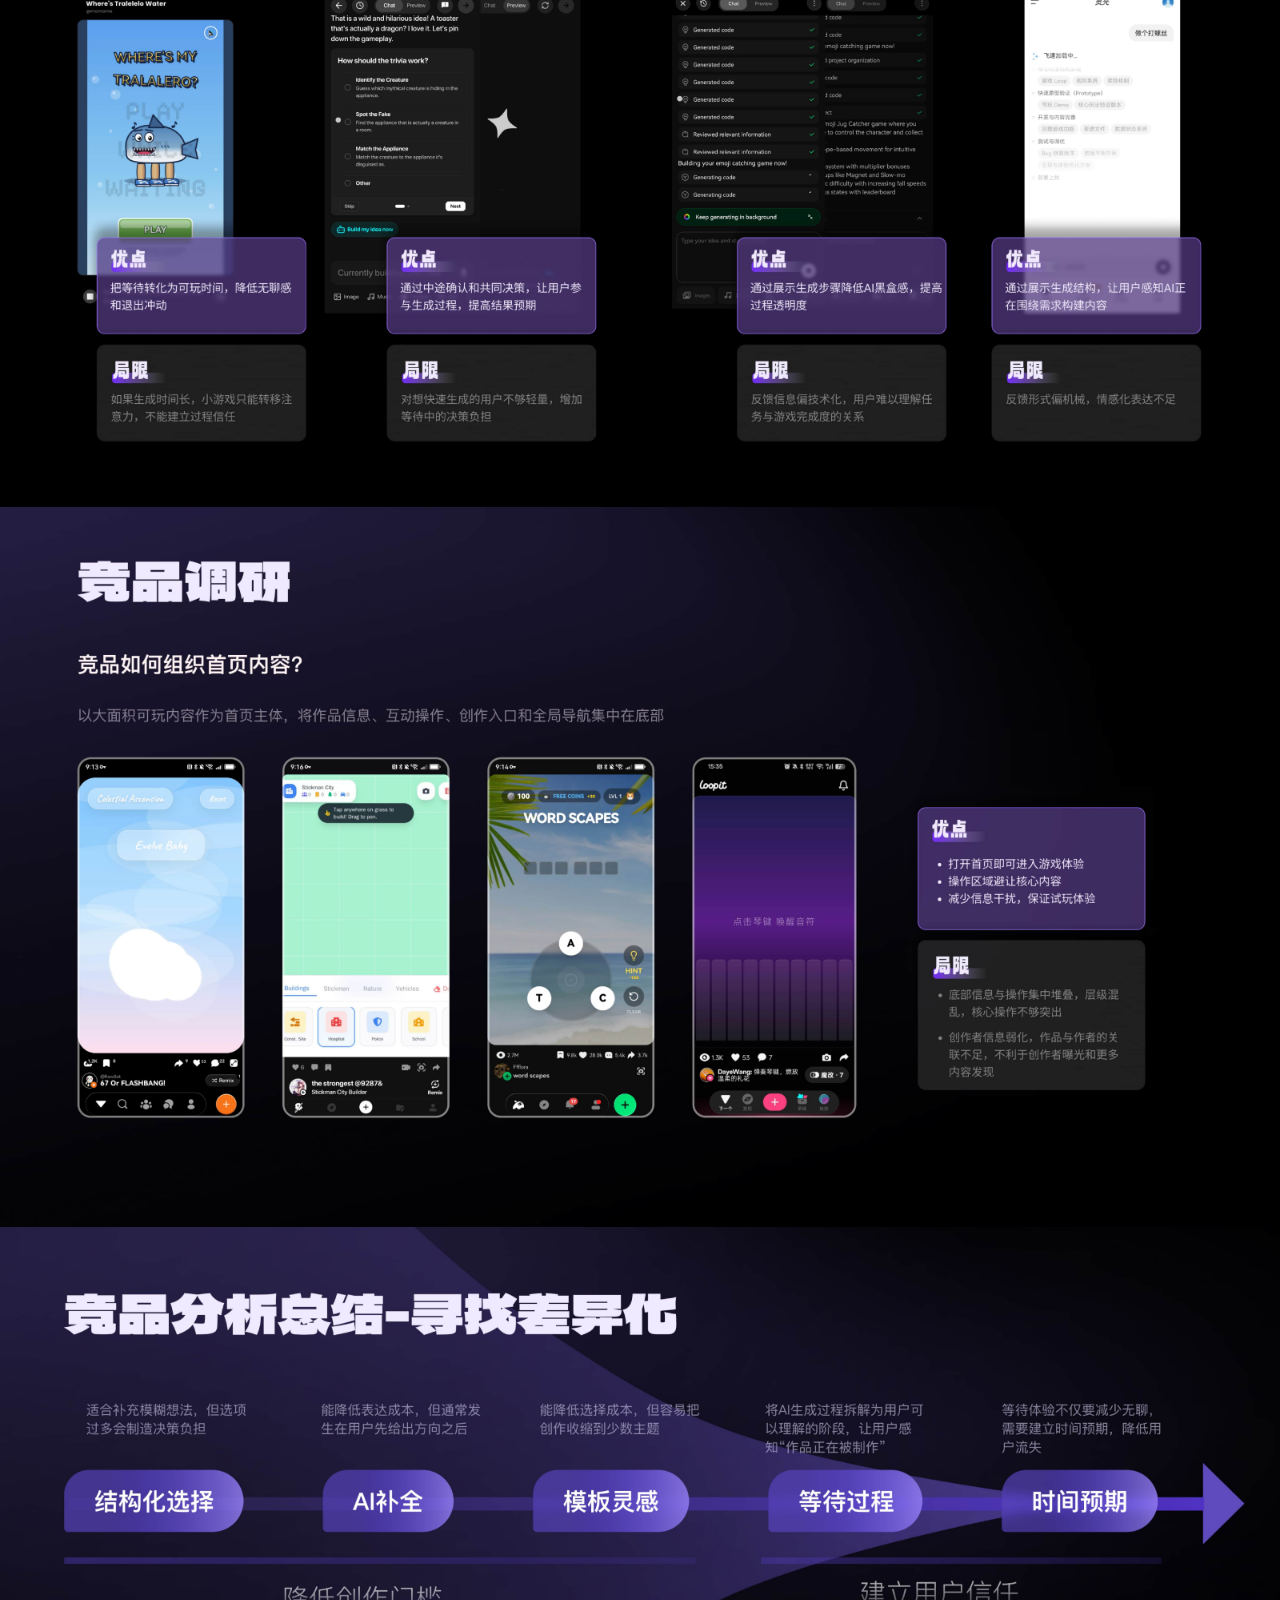
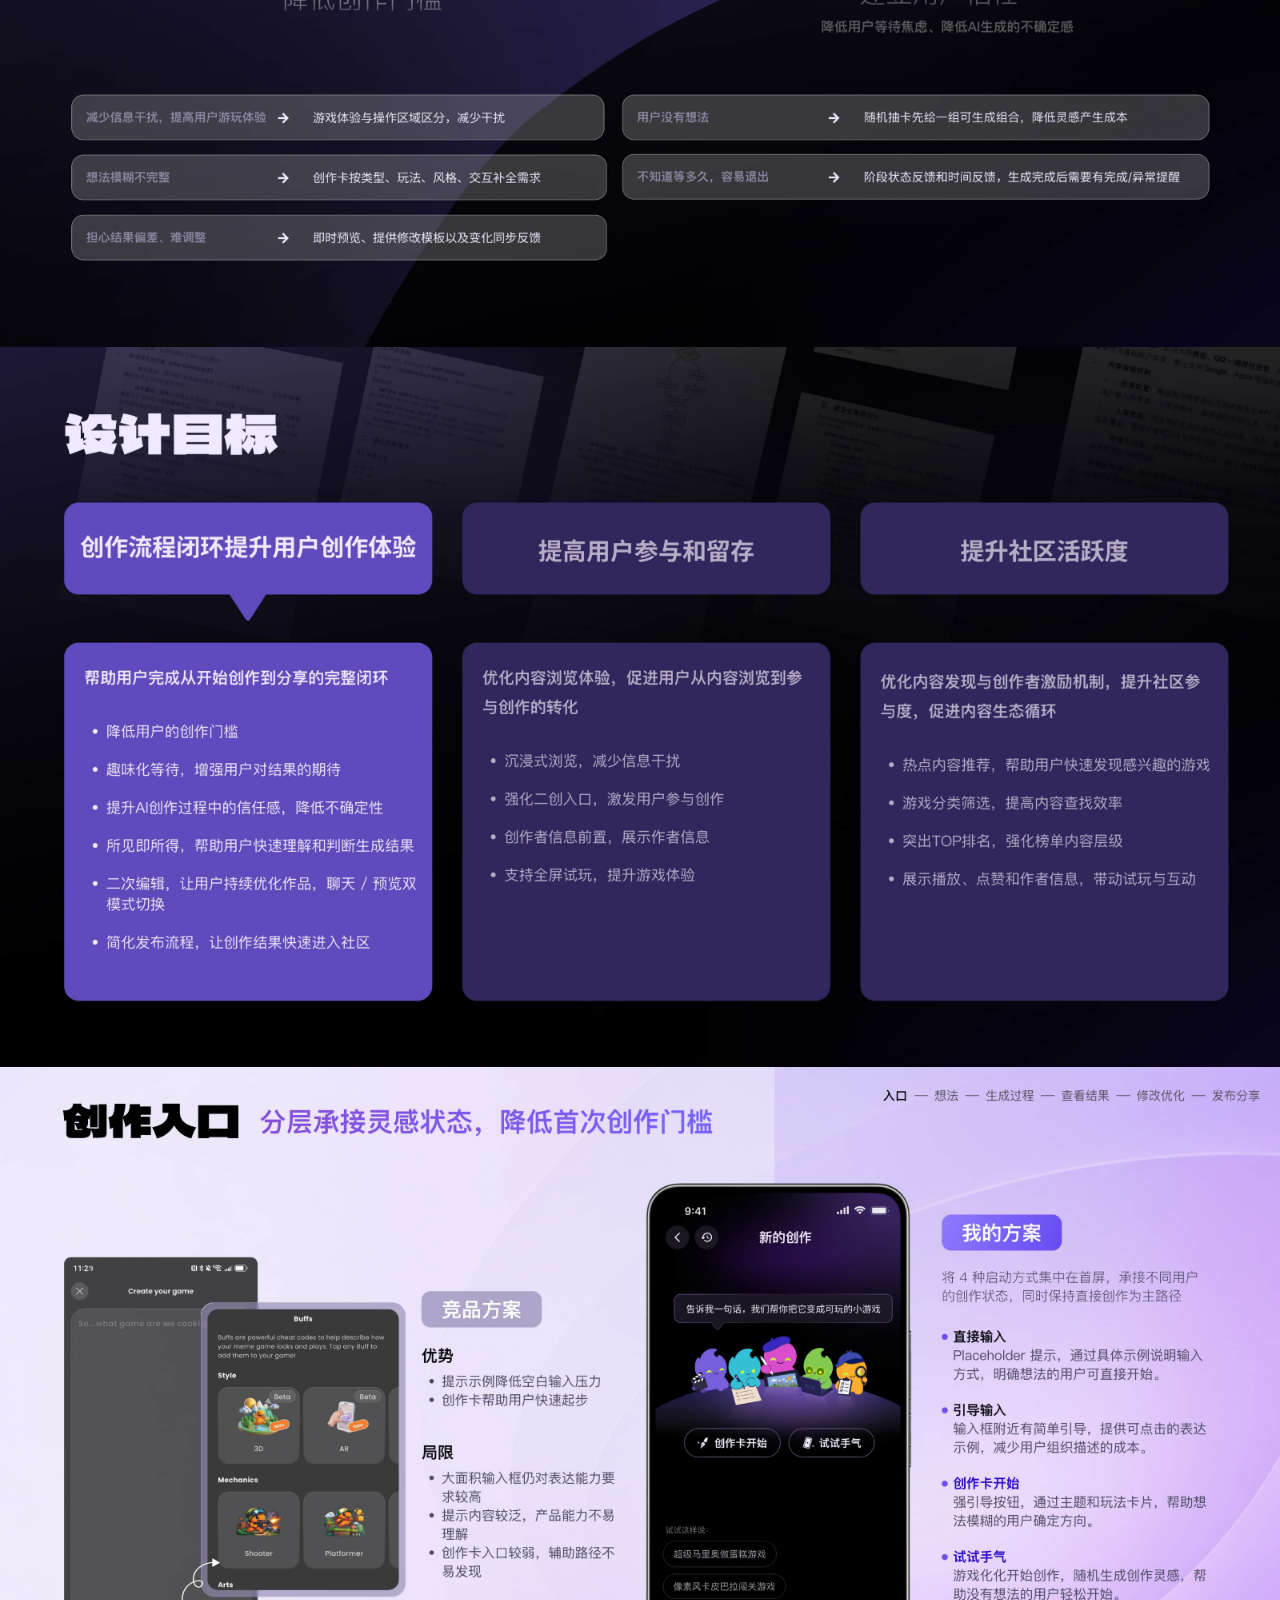
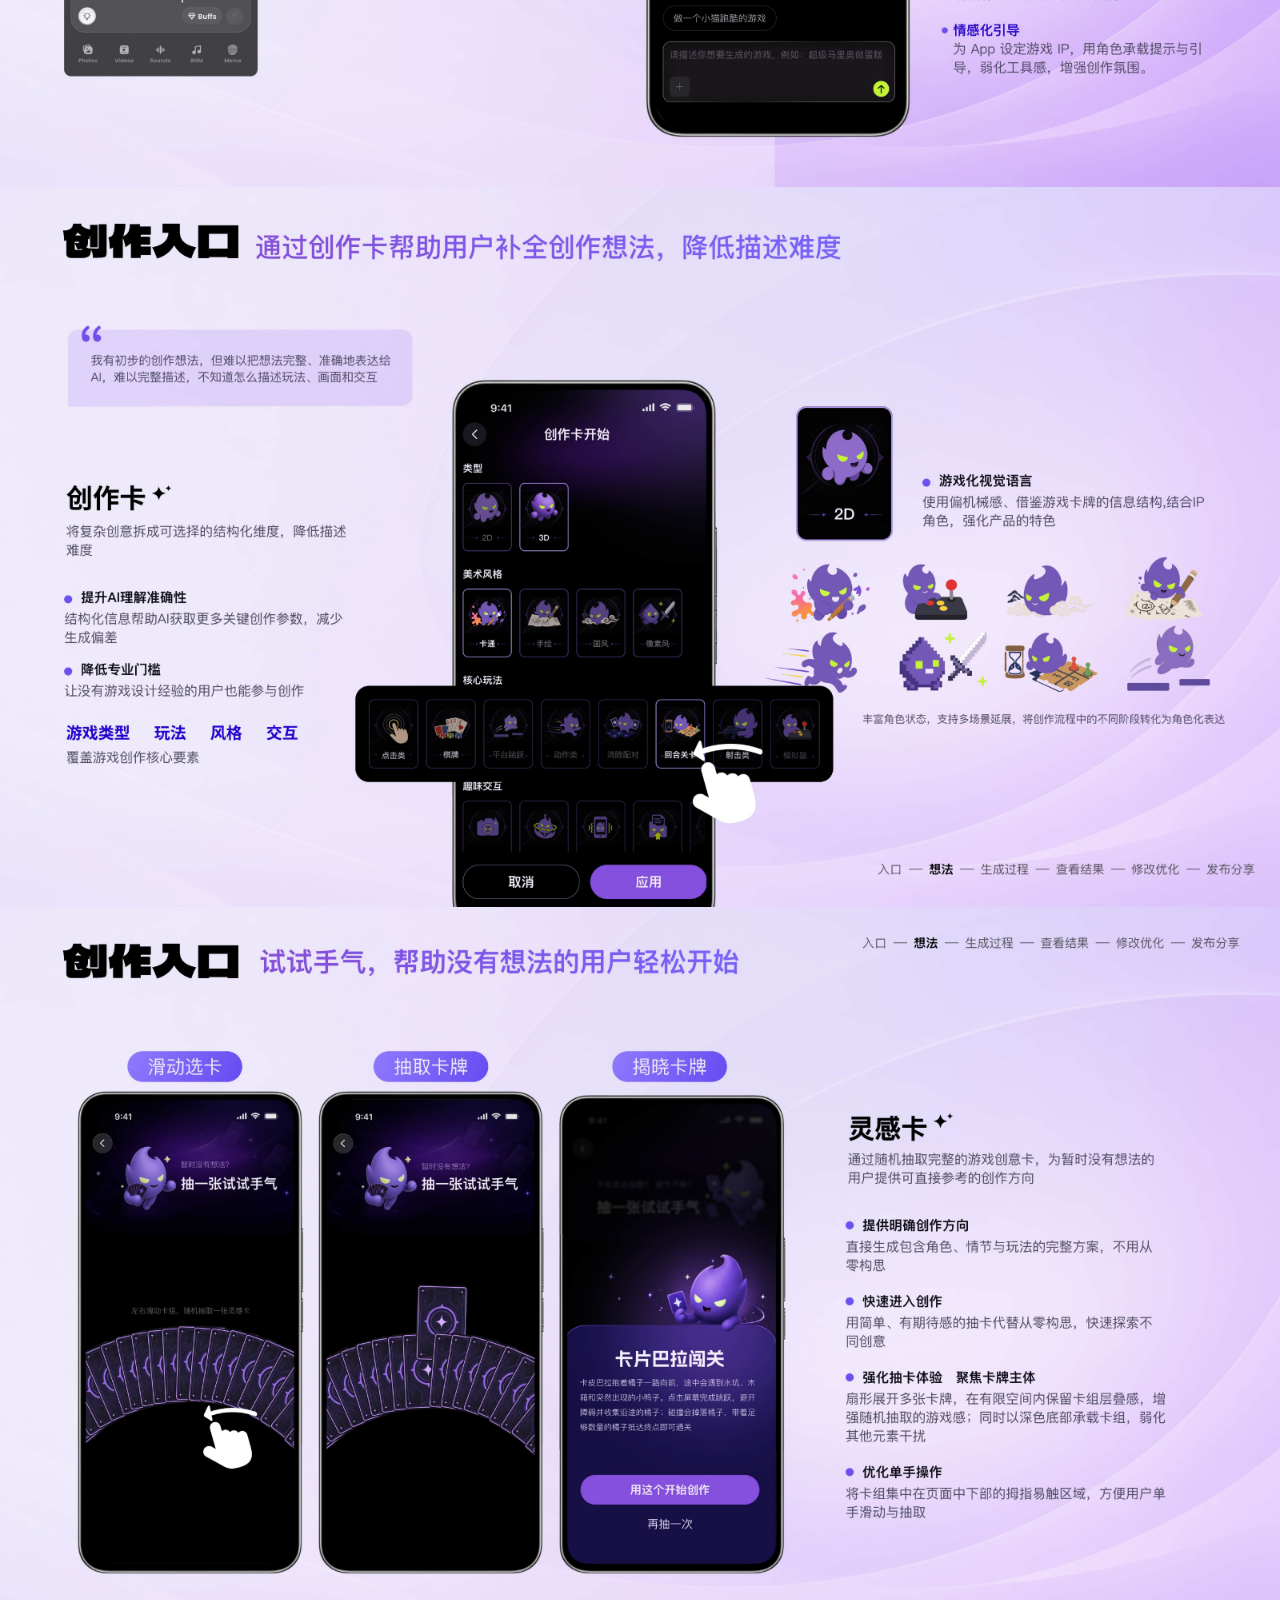
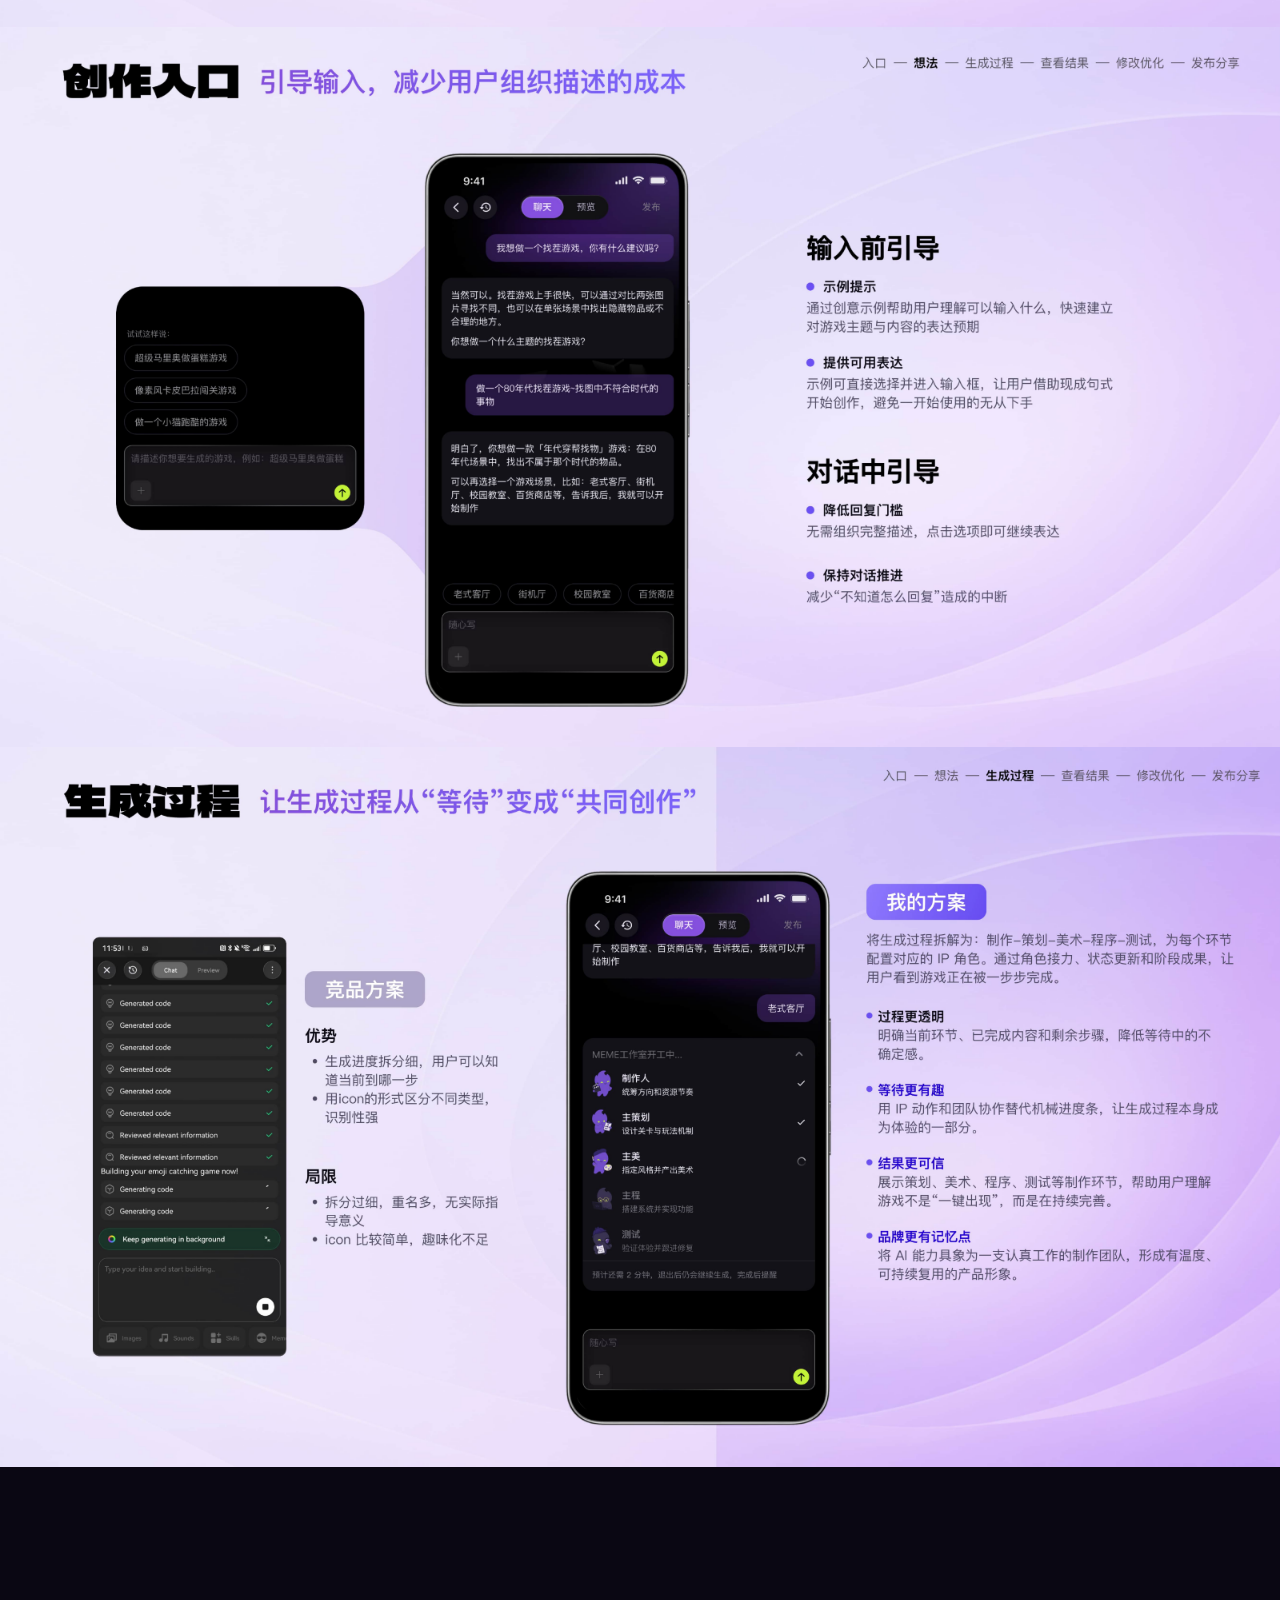
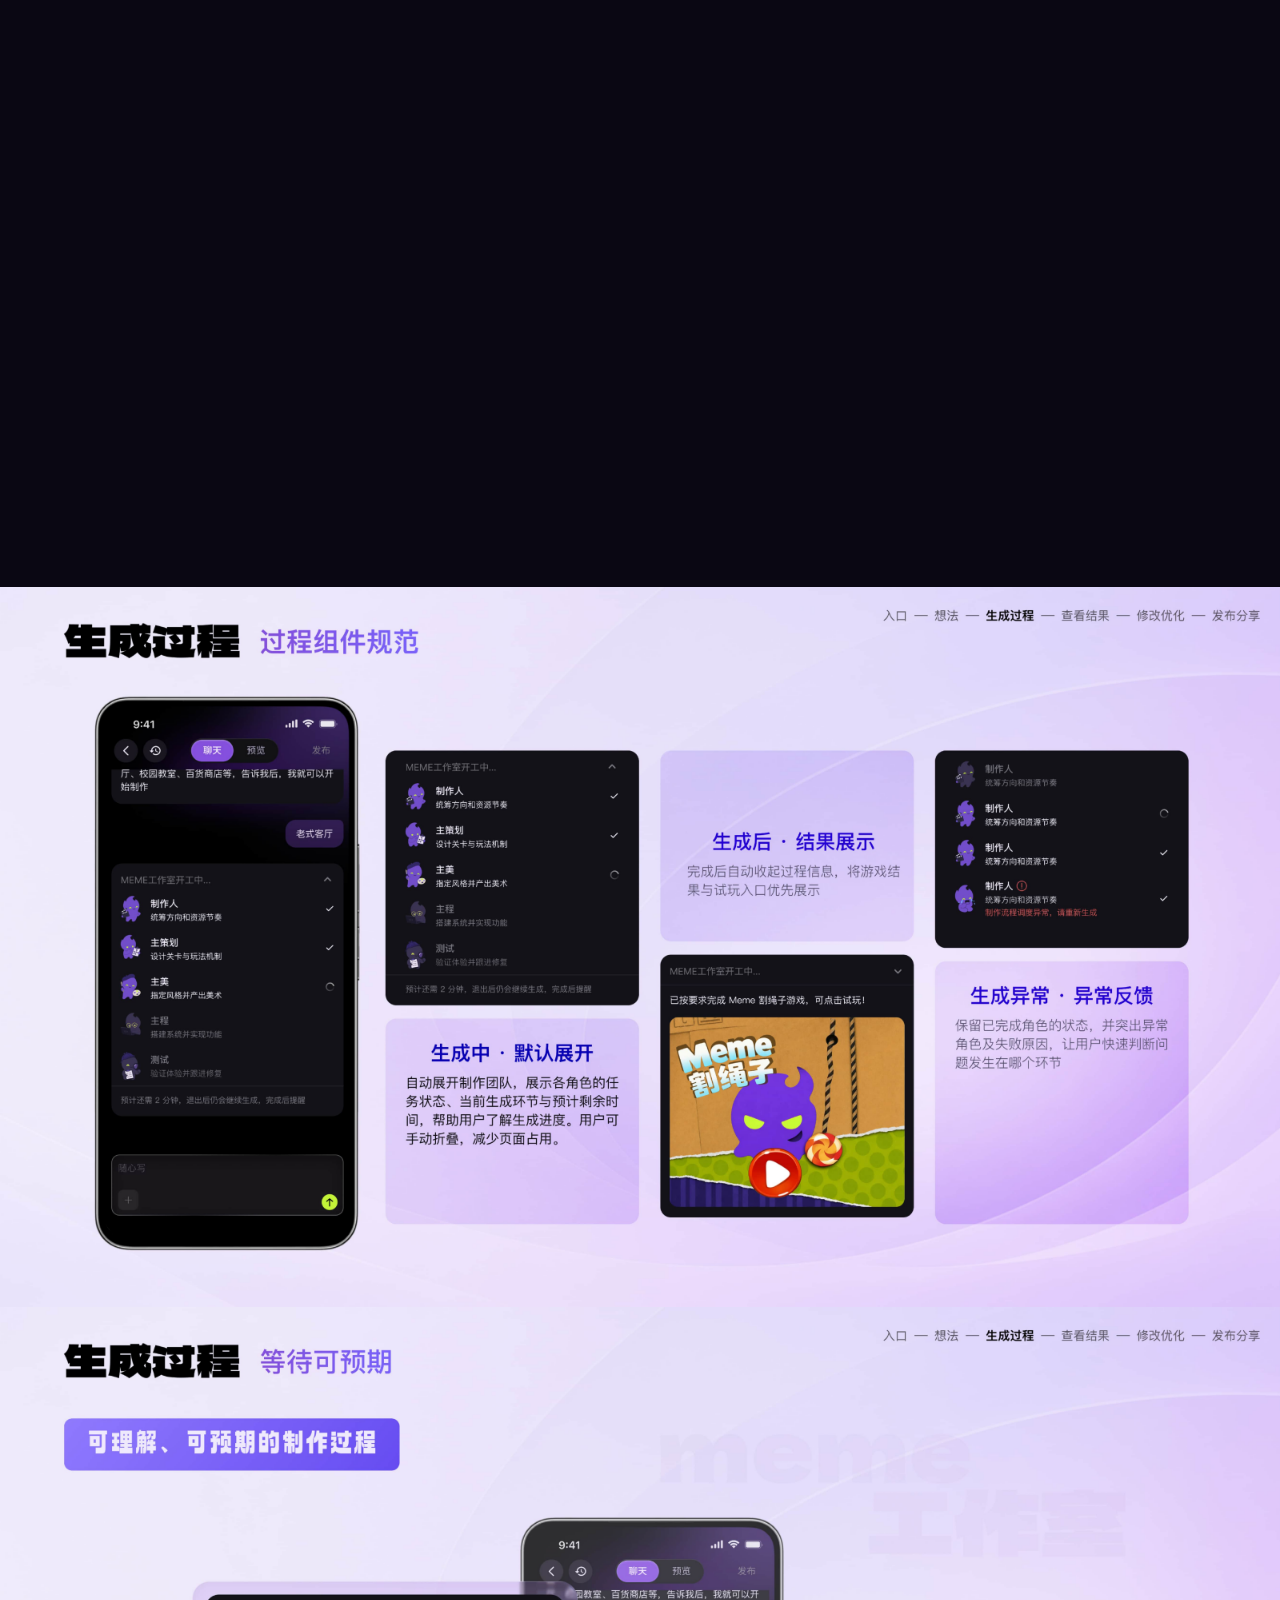
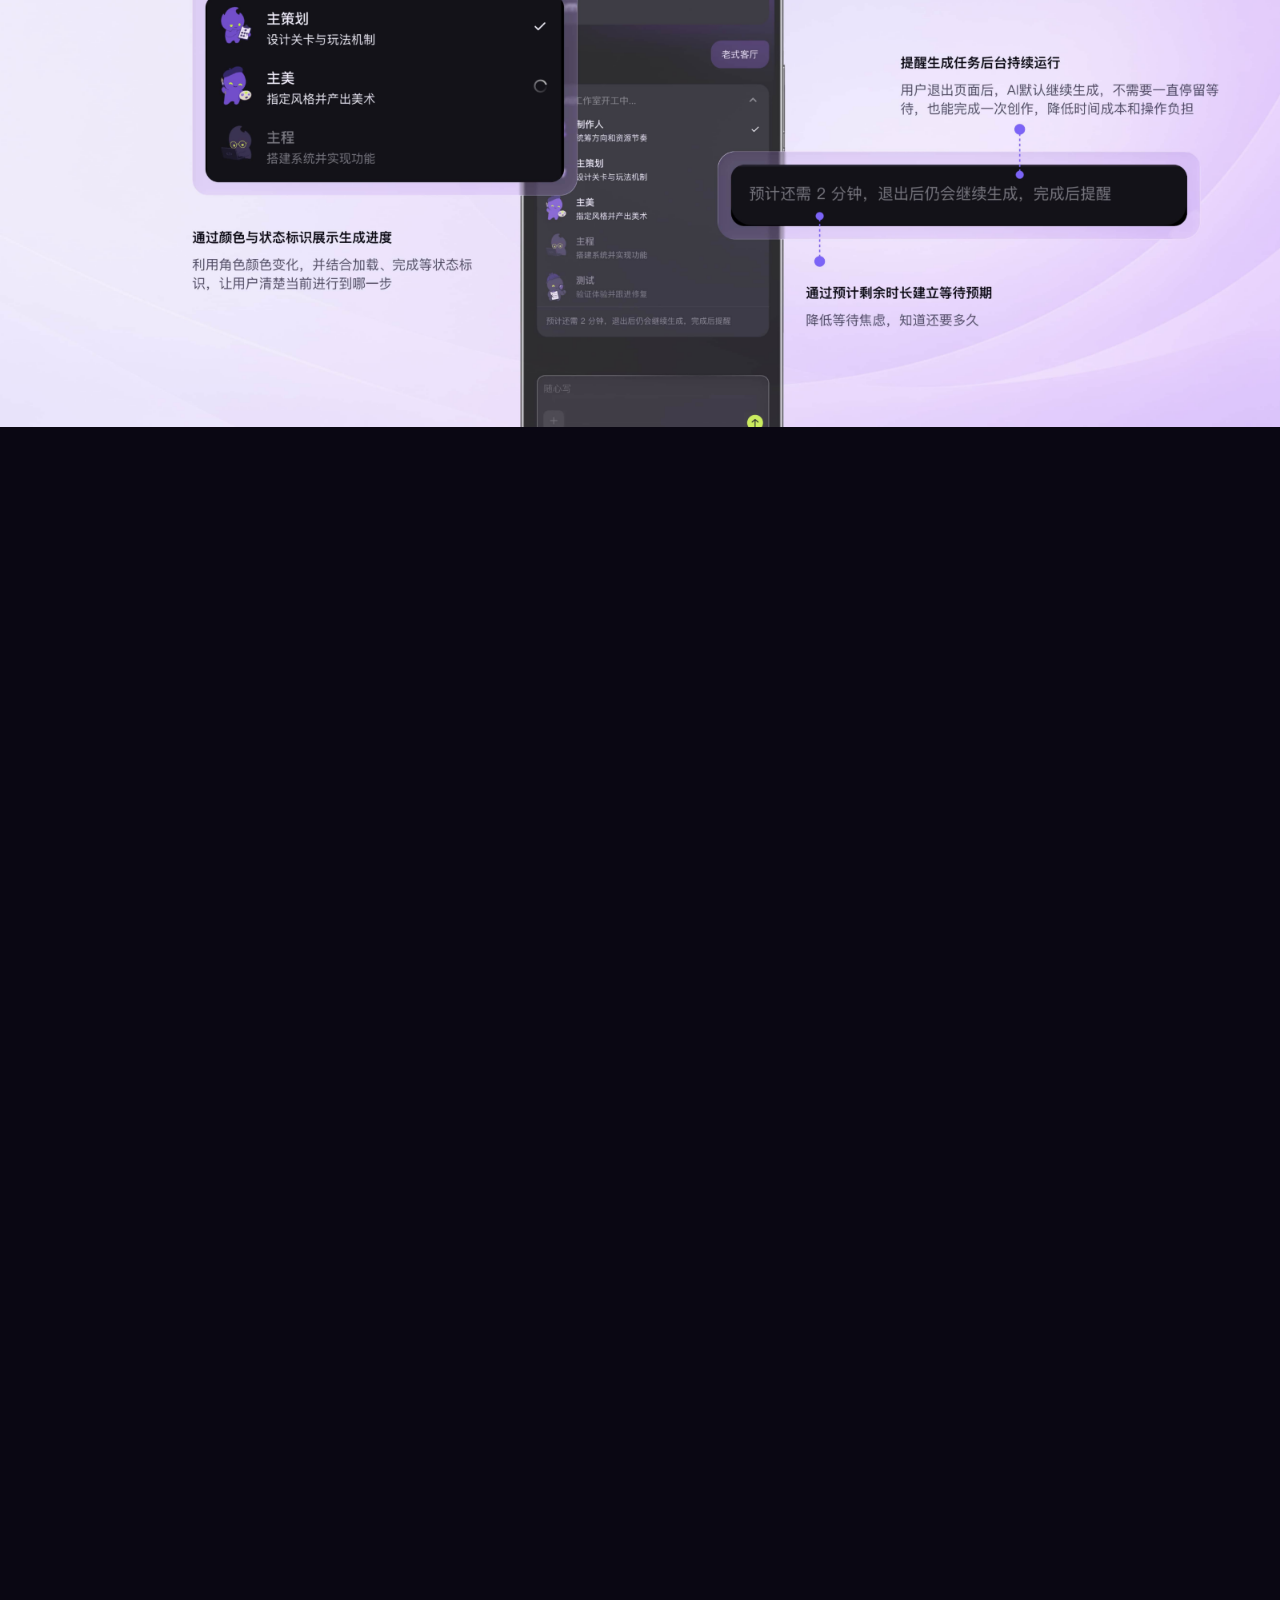
<file: preview/memeskill.html>
<!doctype html>
<html lang="zh-CN">
<head>
  <meta charset="UTF-8">
  <meta name="viewport" content="width=device-width,initial-scale=1">
  <meta name="description" content="王睿晗的Memeskill AI游戏生成平台项目">
  <title>Memeskill AI游戏生成平台 | 王睿晗作品集</title>
  <link rel="preconnect" href="https://fonts.googleapis.com">
  <link rel="preconnect" href="https://fonts.gstatic.com" crossorigin>
  <link href="https://fonts.googleapis.com/css2?family=Yesteryear&display=swap" rel="stylesheet">
  <style>
    @font-face{font-family:"Portfolio PingFang";src:local("PingFang SC Regular"),local("PingFangSC-Regular");font-weight:400;font-display:swap}
    @font-face{font-family:"Portfolio PingFang";src:local("PingFang SC Bold"),local("PingFangSC-Semibold");font-weight:700;font-display:swap}
    :root{--header-height:76px;--ink:#080808;--paper:#f3f5f6;--violet:#6b36c5}
    *{box-sizing:border-box}html{scroll-behavior:smooth}
    body{margin:0;background:var(--paper);color:var(--ink);font-family:"Portfolio PingFang","PingFang SC","Microsoft YaHei UI",sans-serif}
    header{position:fixed;inset:0 0 auto;height:var(--header-height);z-index:20;display:flex;align-items:center;justify-content:space-between;padding:0 3.2vw;background:rgba(255,255,255,.94);backdrop-filter:blur(10px);border-bottom:1px solid rgba(0,0,0,.06)}
    .signature{font:32px/1 "Yesteryear",cursive;transform:rotate(-3deg);color:inherit;text-decoration:none}
    nav{display:flex;align-items:center;gap:clamp(20px,3vw,54px);font-weight:700}
    nav a{color:inherit;text-decoration:none;position:relative}
    nav a:after{content:"";position:absolute;left:0;right:100%;bottom:-8px;height:2px;background:var(--violet);transition:right .25s}
    nav a:hover:after{right:0}.back{display:inline-flex;align-items:center;gap:9px}.back span{font-size:20px;line-height:1}
    main{padding-top:var(--header-height)}
    .project-pages{width:min(100%,1440px);margin:0 auto;background:#fff;box-shadow:0 0 50px rgba(22,35,45,.08)}
    .project-pages img{display:block;width:100%;height:auto;margin:0;background:#0a0713}
    @media(max-width:760px){:root{--header-height:62px}header{padding:0 16px}.signature{font-size:25px}nav{gap:14px;font-size:11px}nav a:not(.back){display:none}.back span{font-size:17px}.project-pages{box-shadow:none}}
  </style>
</head>
<body>
  <header>
    <a class="signature" href="index.html#home">WangRuihan</a>
    <nav aria-label="项目导航">
      <a class="back" href="index.html#works"><span aria-hidden="true">←</span> BACK</a>
      <a href="index.html#home">HOME</a>
      <a href="index.html#works">WORKS</a>
      <a href="index.html#about">ABOUT</a>
      <a href="index.html#contact">CONTACT</a>
    </nav>
  </header>
  <main>
    <section class="project-pages" aria-label="Memeskill AI游戏生成平台项目详情">
      <img src="../portfolio/projects/memeskill-pages-hq/page-01.webp" alt="Memeskill项目详情第1页" fetchpriority="high">
      <img src="../portfolio/projects/memeskill-pages-hq/page-02.webp" alt="Memeskill项目详情第2页" loading="lazy" decoding="async">
      <img src="../portfolio/projects/memeskill-pages-hq/page-03.webp" alt="Memeskill项目详情第3页" loading="lazy" decoding="async">
      <img src="../portfolio/projects/memeskill-pages-hq/page-04.webp" alt="Memeskill项目详情第4页" loading="lazy" decoding="async">
      <img src="../portfolio/projects/memeskill-pages-hq/page-05.webp" alt="Memeskill项目详情第5页" loading="lazy" decoding="async">
      <img src="../portfolio/projects/memeskill-pages-hq/page-06.webp" alt="Memeskill项目详情第6页" loading="lazy" decoding="async">
      <img src="../portfolio/projects/memeskill-pages-hq/page-07.webp" alt="Memeskill项目详情第7页" loading="lazy" decoding="async">
      <img src="../portfolio/projects/memeskill-pages-hq/page-08.webp" alt="Memeskill项目详情第8页" loading="lazy" decoding="async">
      <img src="../portfolio/projects/memeskill-pages-hq/page-09.webp" alt="Memeskill项目详情第9页" loading="lazy" decoding="async">
      <img src="../portfolio/projects/memeskill-pages-hq/page-10.webp" alt="Memeskill项目详情第10页" loading="lazy" decoding="async">
      <img src="../portfolio/projects/memeskill-pages-hq/page-11.webp" alt="Memeskill项目详情第11页" loading="lazy" decoding="async">
      <img src="../portfolio/projects/memeskill-pages-hq/page-12.webp" alt="Memeskill项目详情第12页" loading="lazy" decoding="async">
      <img src="../portfolio/projects/memeskill-pages-hq/page-13.webp" alt="Memeskill项目详情第13页" loading="lazy" decoding="async">
      <img src="../portfolio/projects/memeskill-pages-hq/page-14.webp" alt="Memeskill项目详情第14页" loading="lazy" decoding="async">
      <img src="../portfolio/projects/memeskill-pages-hq/page-15.webp" alt="Memeskill项目详情第15页" loading="lazy" decoding="async">
      <img src="../portfolio/projects/memeskill-pages-hq/page-16.webp" alt="Memeskill项目详情第16页" loading="lazy" decoding="async">
      <img src="../portfolio/projects/memeskill-pages-hq/page-17.webp" alt="Memeskill项目详情第17页" loading="lazy" decoding="async">
      <img src="../portfolio/projects/memeskill-pages-hq/page-18.webp" alt="Memeskill项目详情第18页" loading="lazy" decoding="async">
      <img src="../portfolio/projects/memeskill-pages-hq/page-19.webp" alt="Memeskill项目详情第19页" loading="lazy" decoding="async">
      <img src="../portfolio/projects/memeskill-pages-hq/page-20.webp" alt="Memeskill项目详情第20页" loading="lazy" decoding="async">
      <img src="../portfolio/projects/memeskill-pages-hq/page-21.webp" alt="Memeskill项目详情第21页" loading="lazy" decoding="async">
      <img src="../portfolio/projects/memeskill-pages-hq/page-22.webp" alt="Memeskill项目详情第22页" loading="lazy" decoding="async">
      <img src="../portfolio/projects/memeskill-pages-hq/page-23.webp" alt="Memeskill项目详情第23页" loading="lazy" decoding="async">
      <img src="../portfolio/projects/memeskill-pages-hq/page-24.webp" alt="Memeskill项目详情第24页" loading="lazy" decoding="async">
      <img src="../portfolio/projects/memeskill-pages-hq/page-25-v2.webp" alt="Memeskill项目详情第25页" loading="lazy" decoding="async">
      <img src="../portfolio/projects/memeskill-pages-hq/page-26-v2.webp" alt="Memeskill项目详情第26页" loading="lazy" decoding="async">
      <img src="../portfolio/projects/memeskill-pages-hq/page-27.webp" alt="Memeskill项目详情第27页" loading="lazy" decoding="async">
      <img src="../portfolio/projects/memeskill-pages-hq/page-28.webp" alt="Memeskill项目详情第28页" loading="lazy" decoding="async">
      <img src="../portfolio/projects/memeskill-pages-hq/page-29.webp" alt="Memeskill项目详情第29页" loading="lazy" decoding="async">
      <img src="../portfolio/projects/memeskill-pages-hq/page-30.webp" alt="Memeskill项目详情第30页" loading="lazy" decoding="async">
      <img src="../portfolio/projects/memeskill-pages-hq/page-31.webp" alt="Memeskill项目详情第31页" loading="lazy" decoding="async">
      <img src="../portfolio/projects/memeskill-pages-hq/page-32.webp" alt="Memeskill项目详情第32页" loading="lazy" decoding="async">
      <img src="../portfolio/projects/memeskill-pages-hq/page-33.webp" alt="Memeskill项目详情第33页" loading="lazy" decoding="async">
      <img src="../portfolio/projects/memeskill-pages-hq/page-34.webp" alt="Memeskill项目详情第34页" loading="lazy" decoding="async">
      <img src="../portfolio/projects/memeskill-pages-hq/page-35.webp" alt="Memeskill项目详情第35页" loading="lazy" decoding="async">
    </section>
  </main>
</body>
</html>
</file>
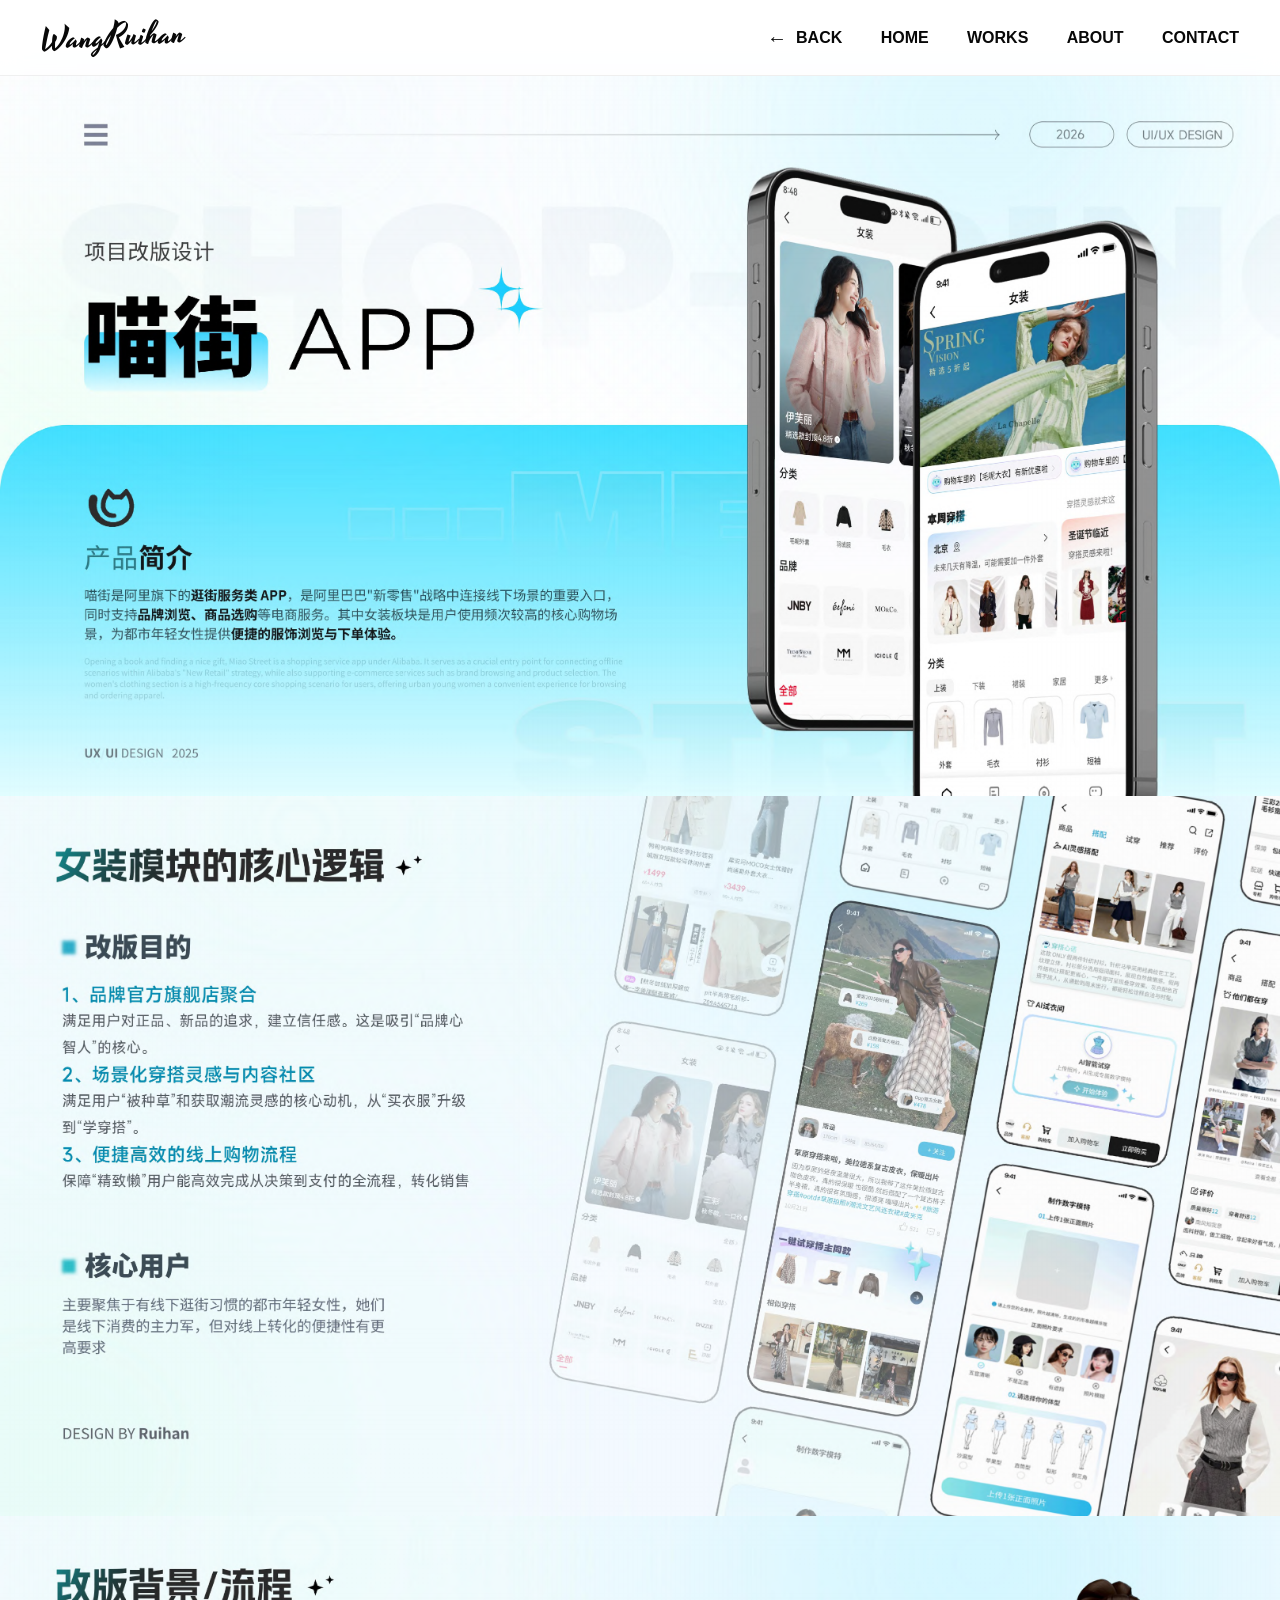
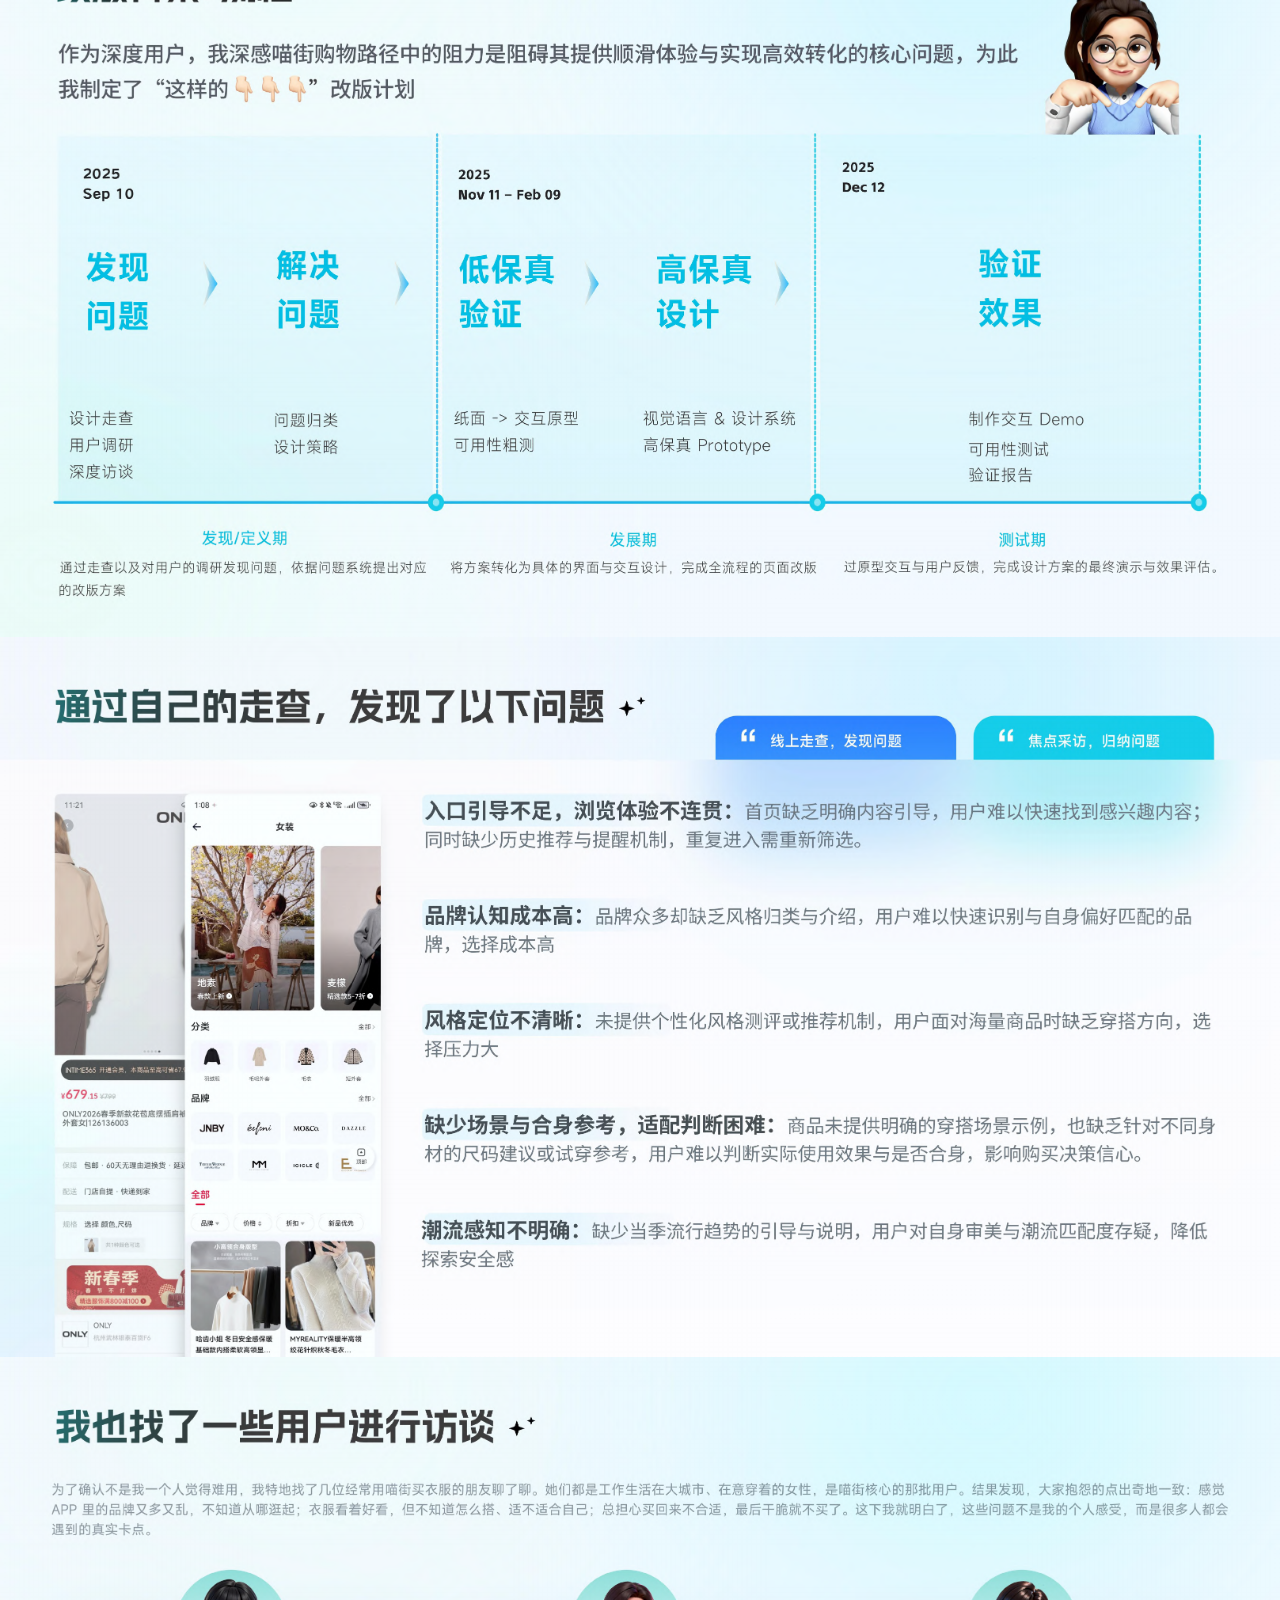
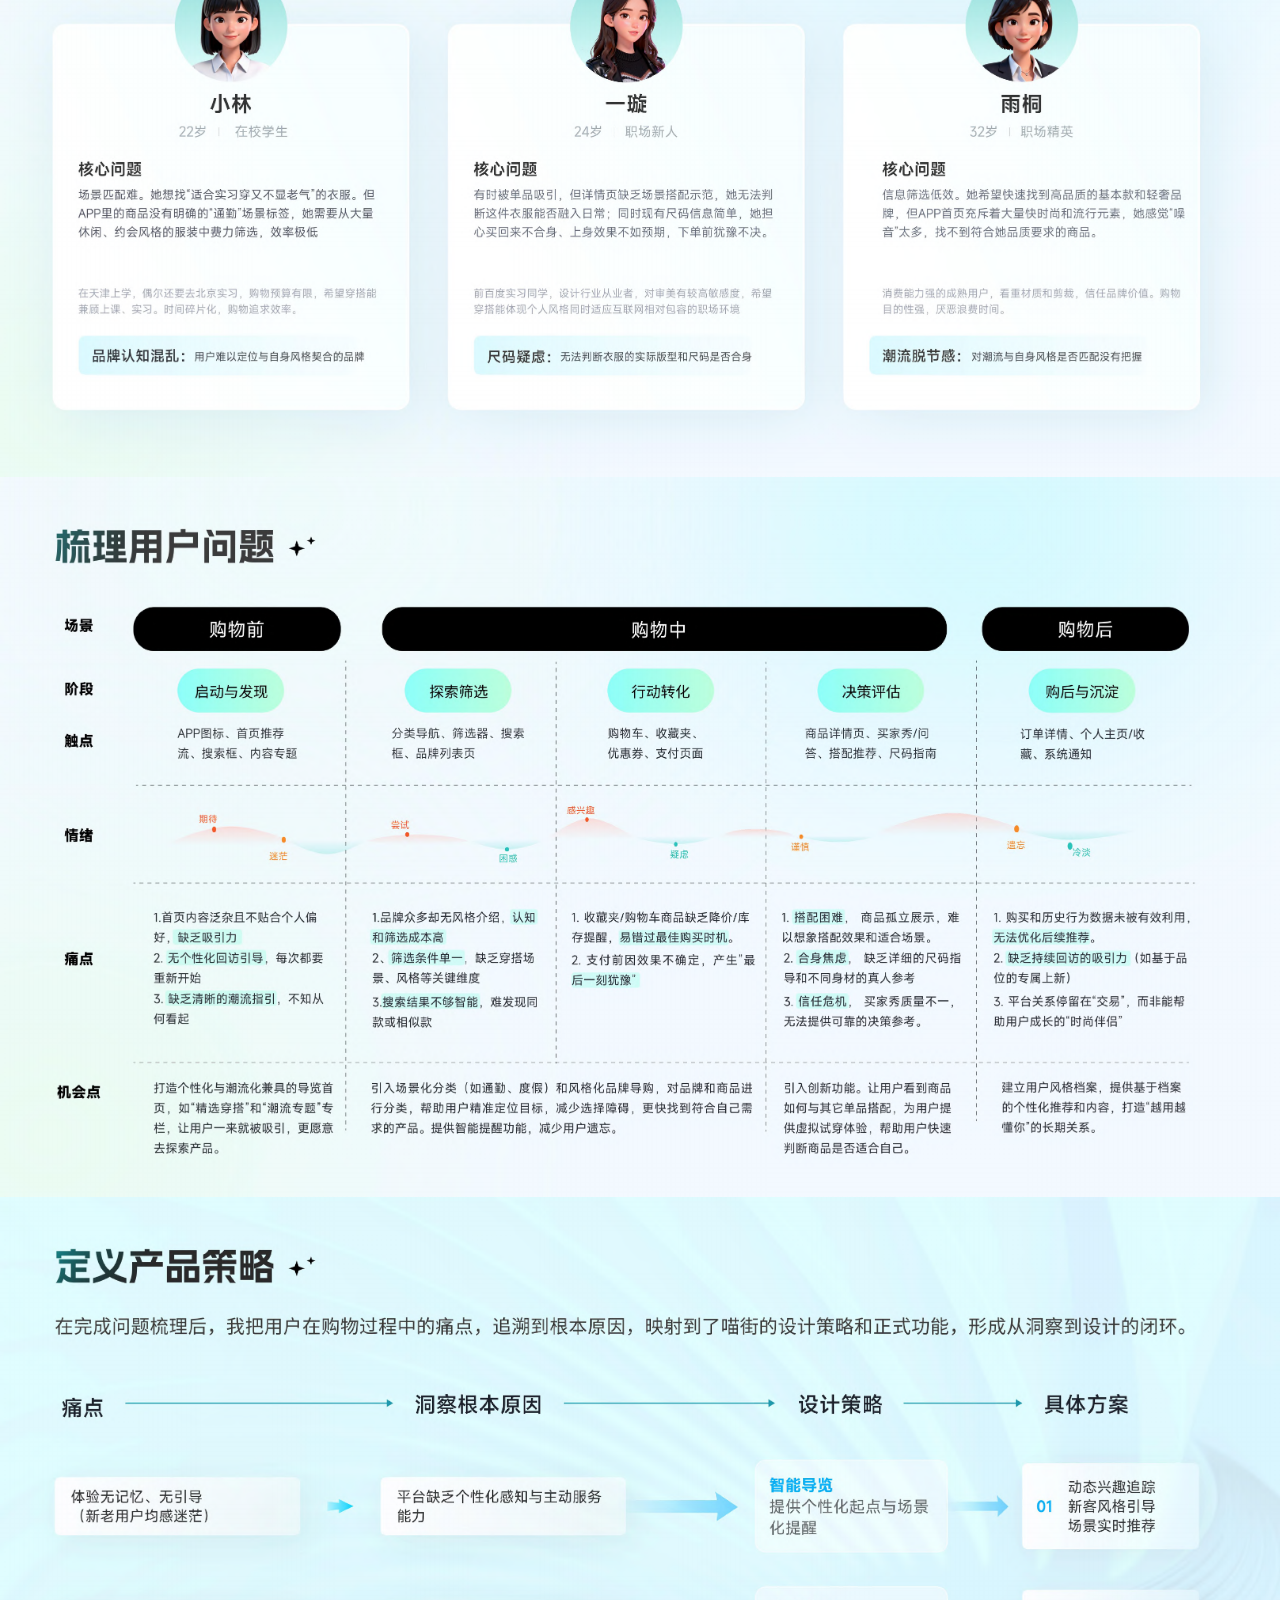
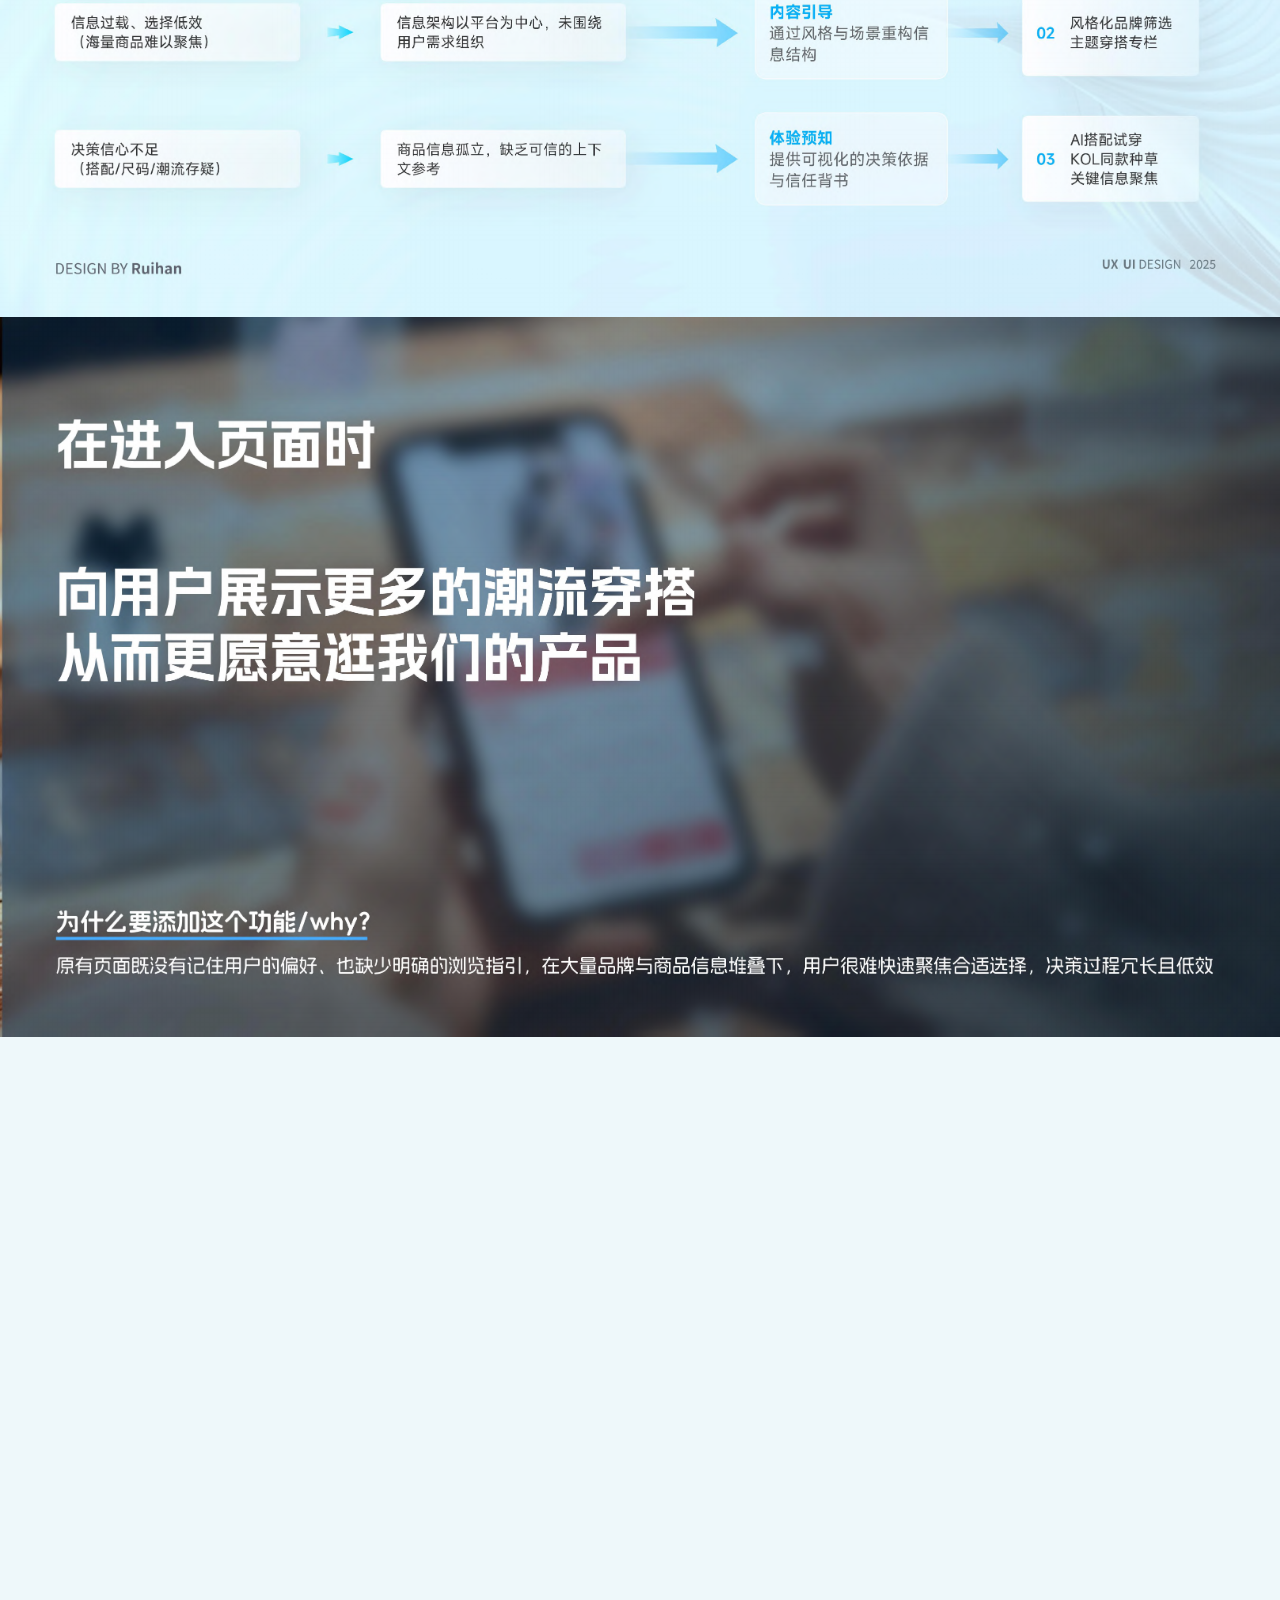
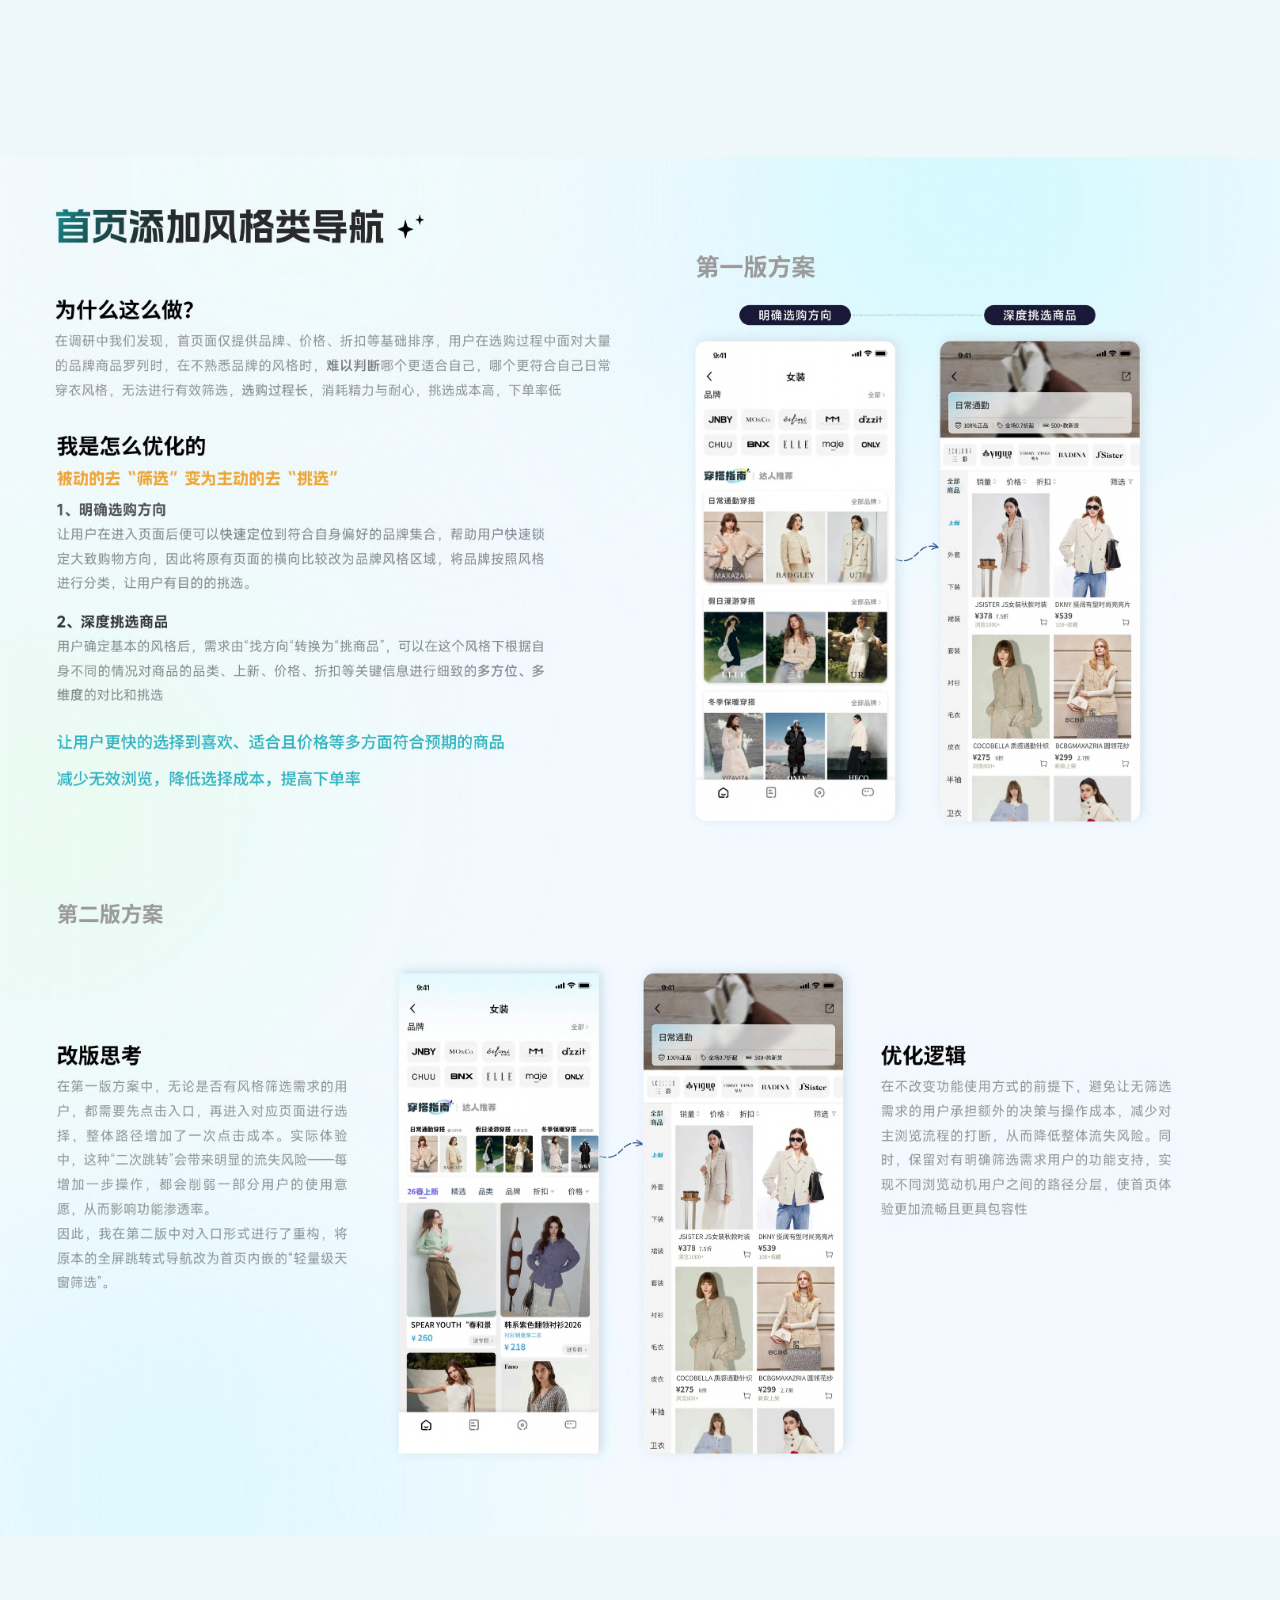
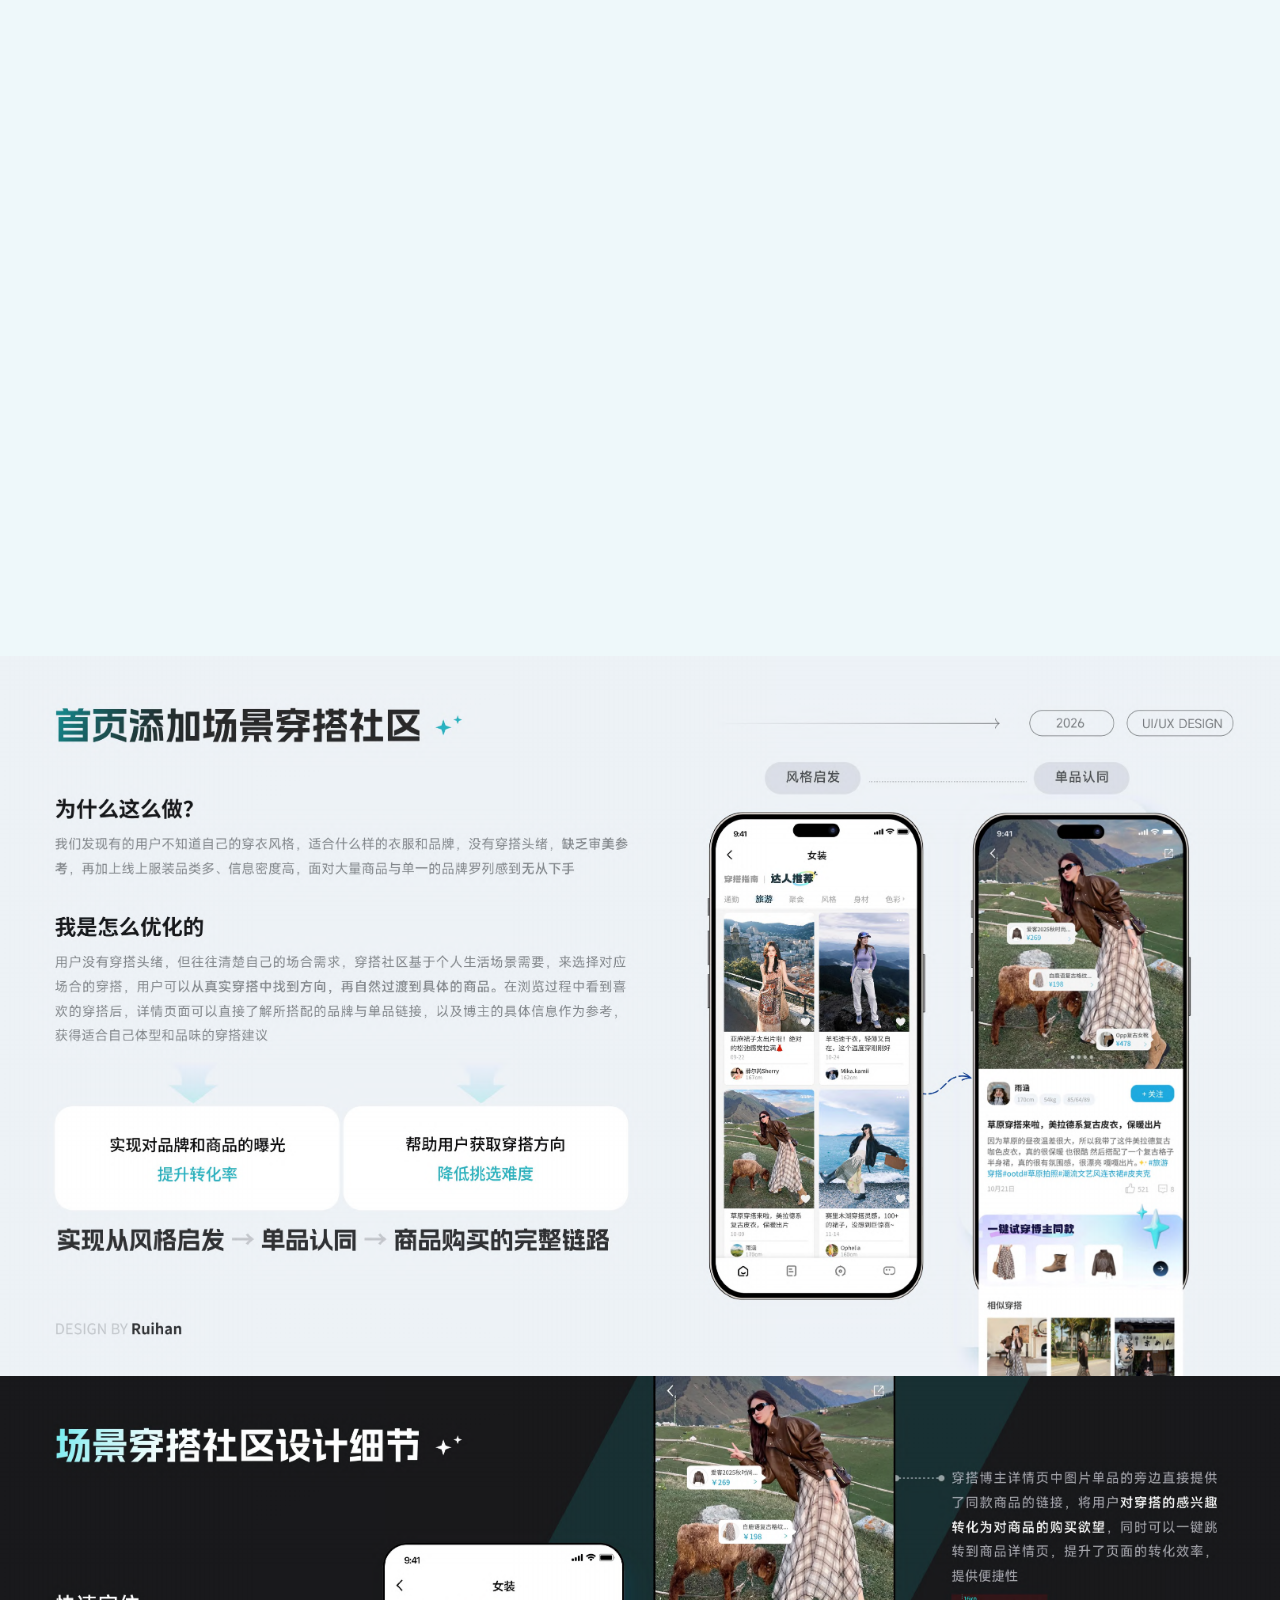
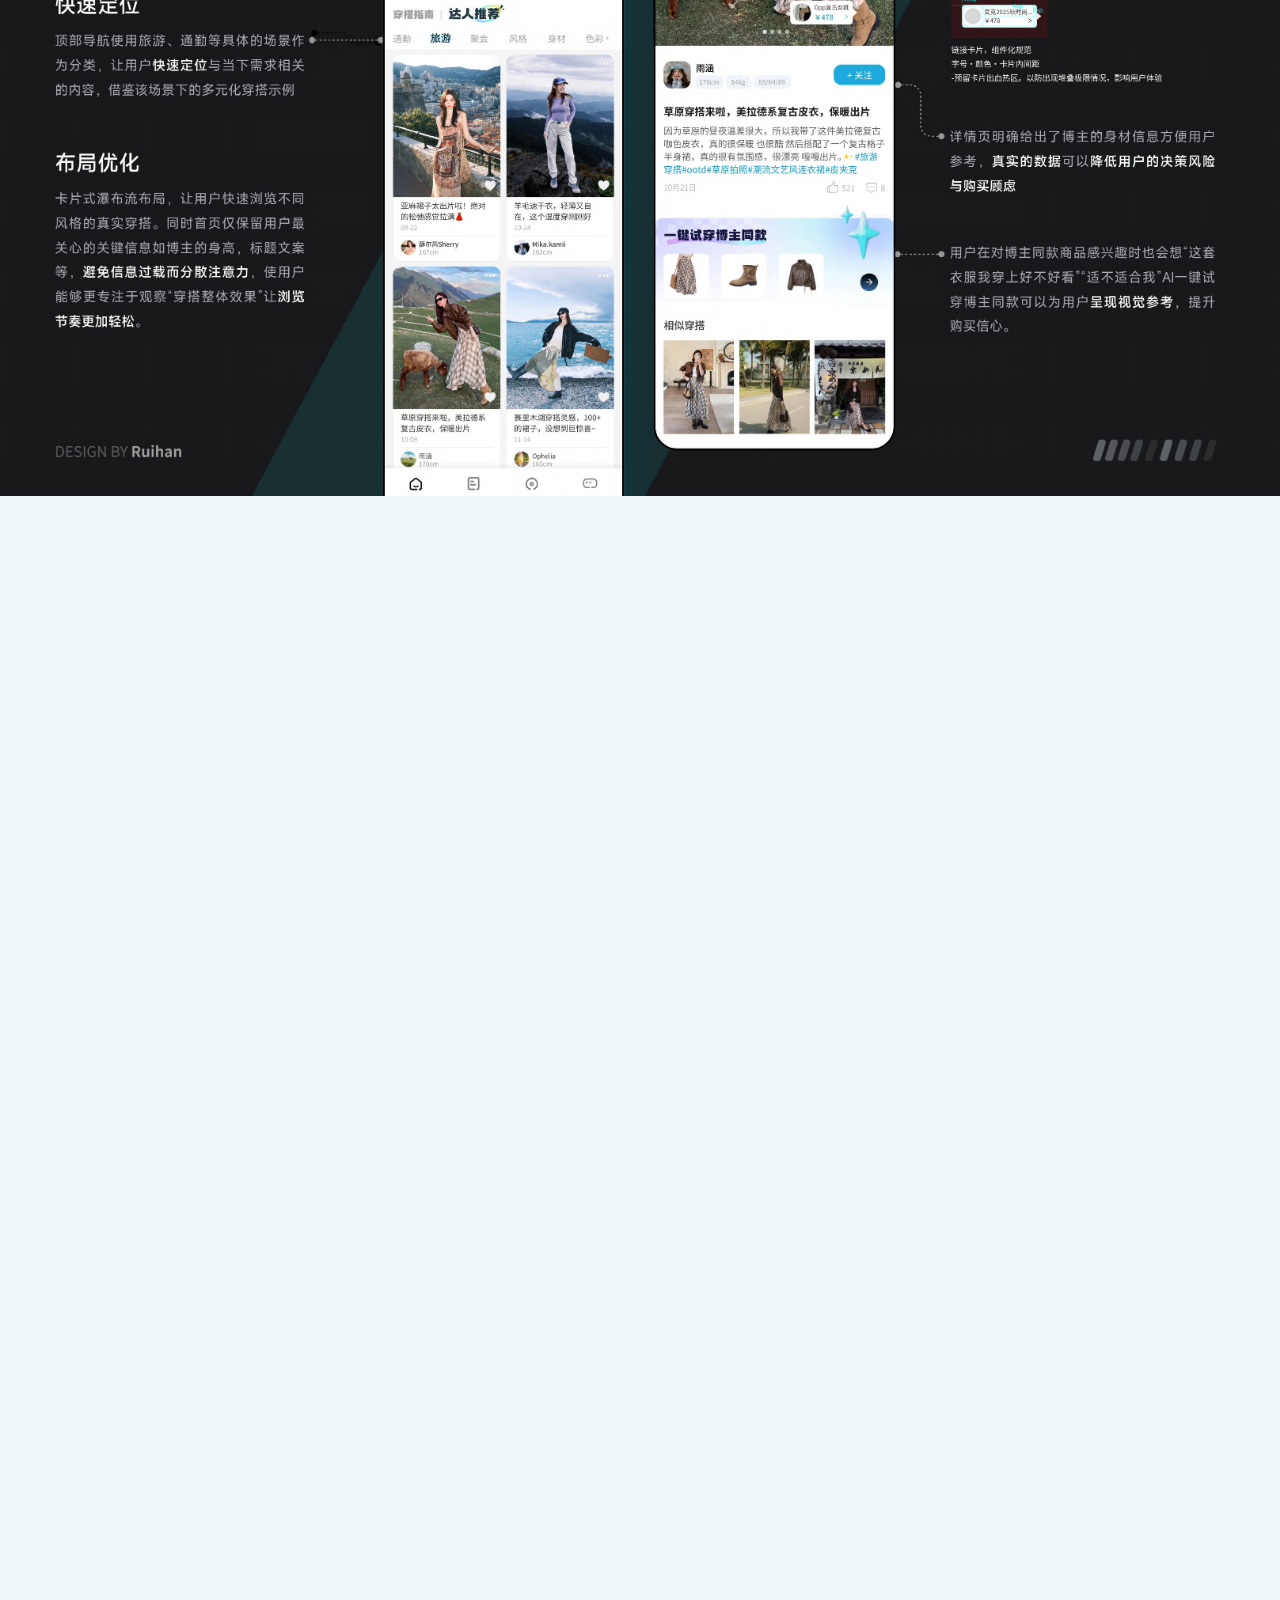
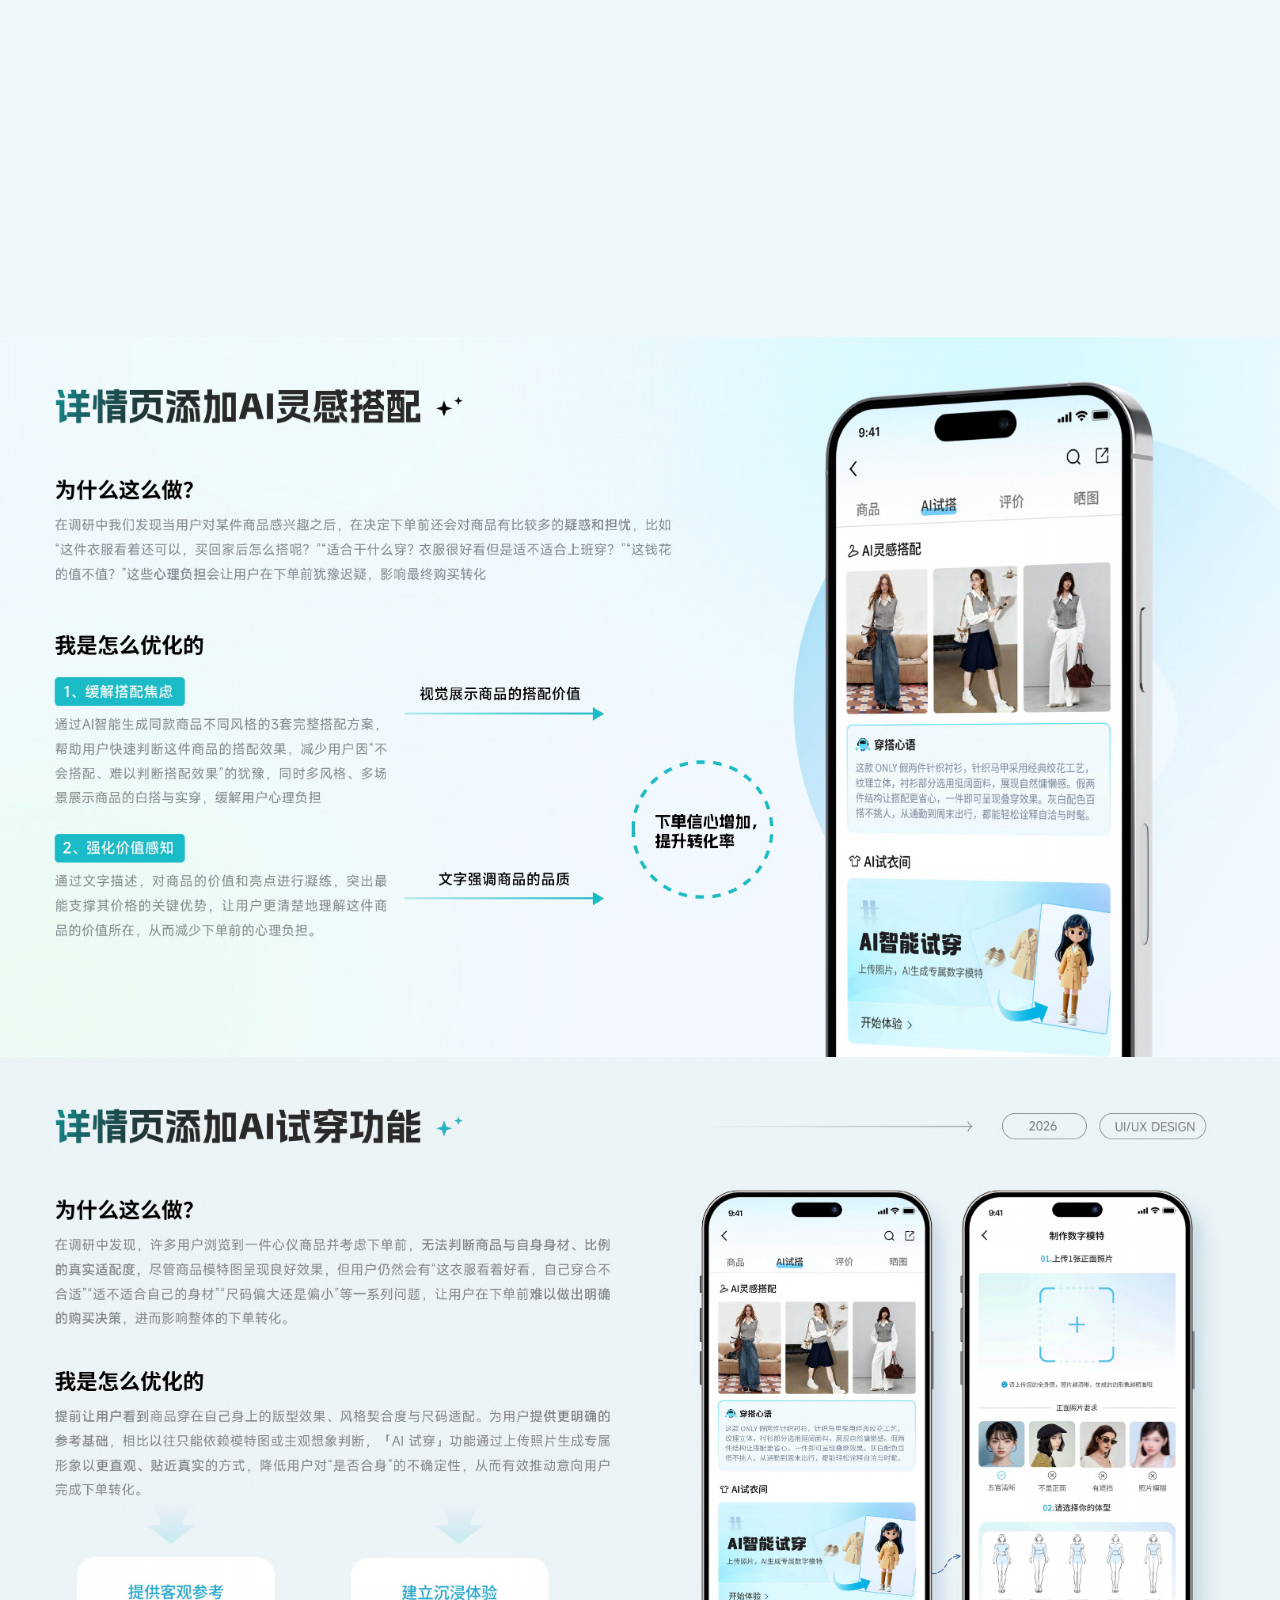
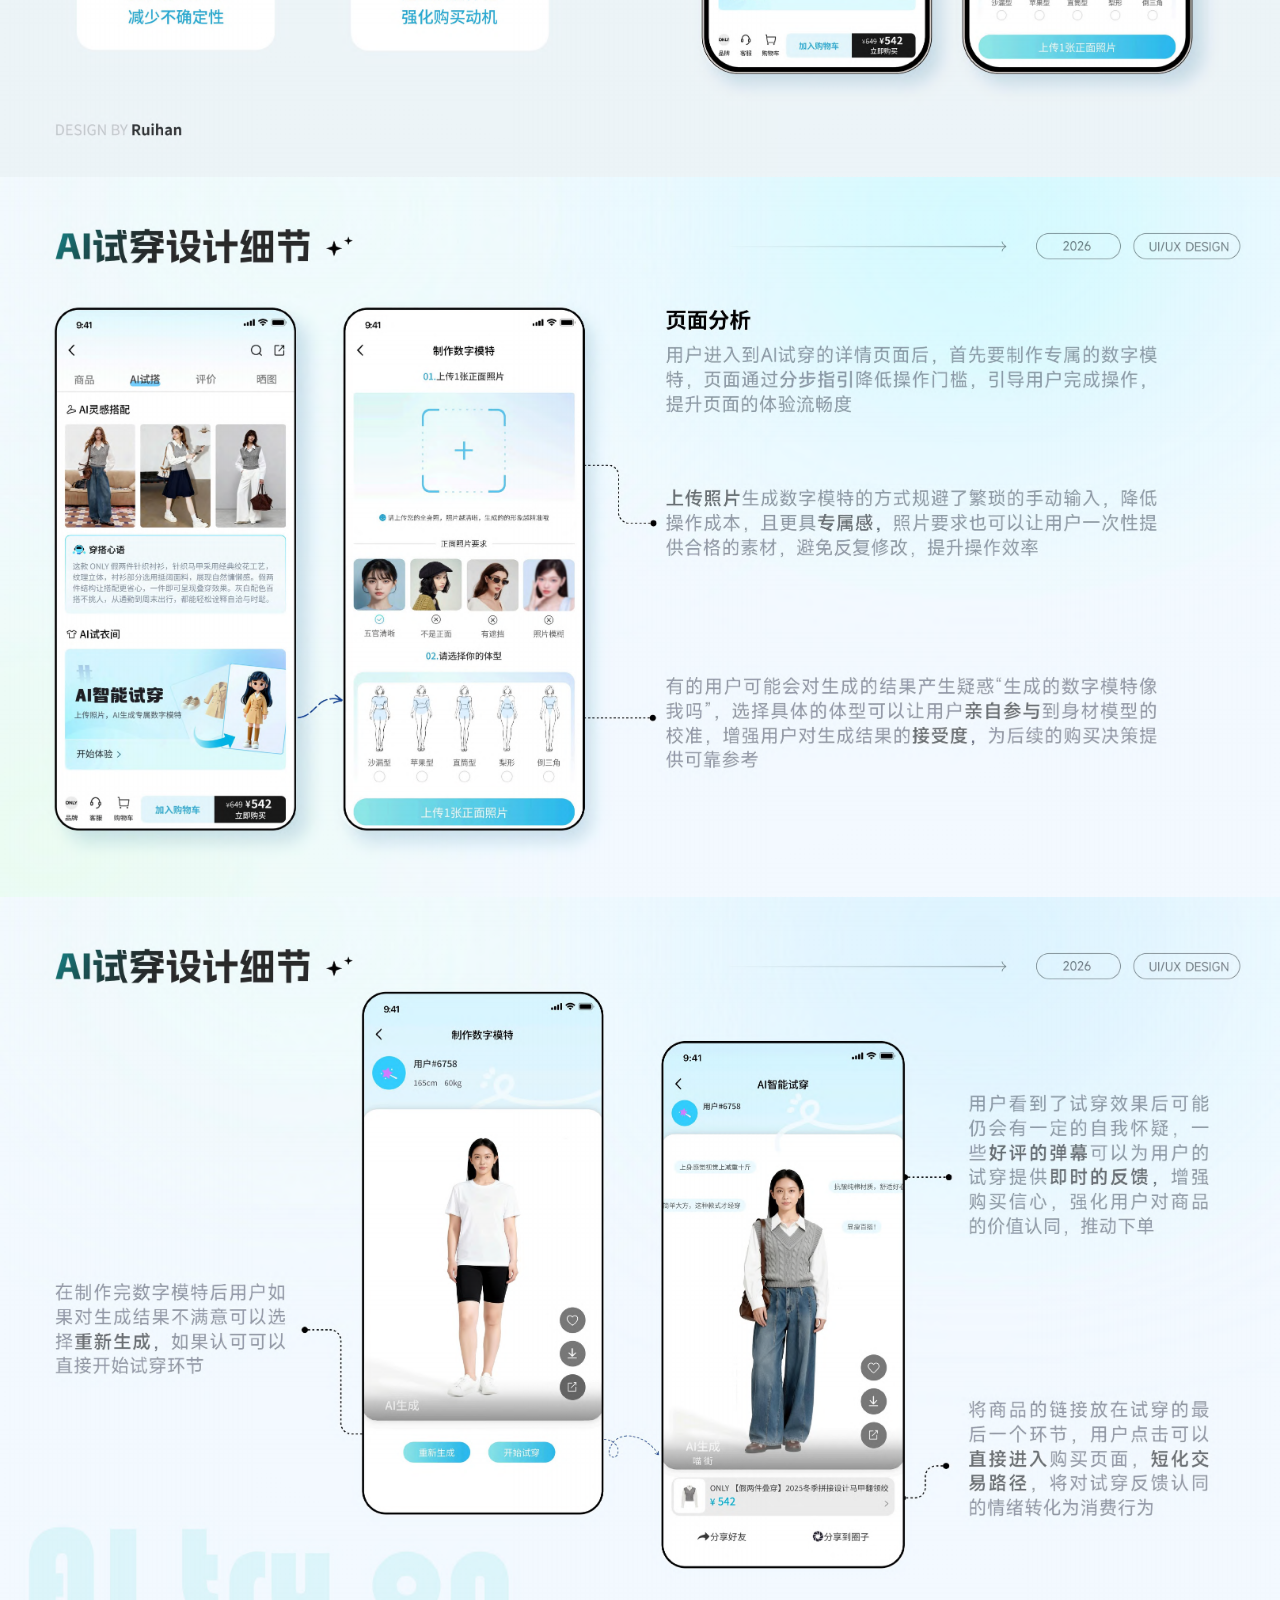
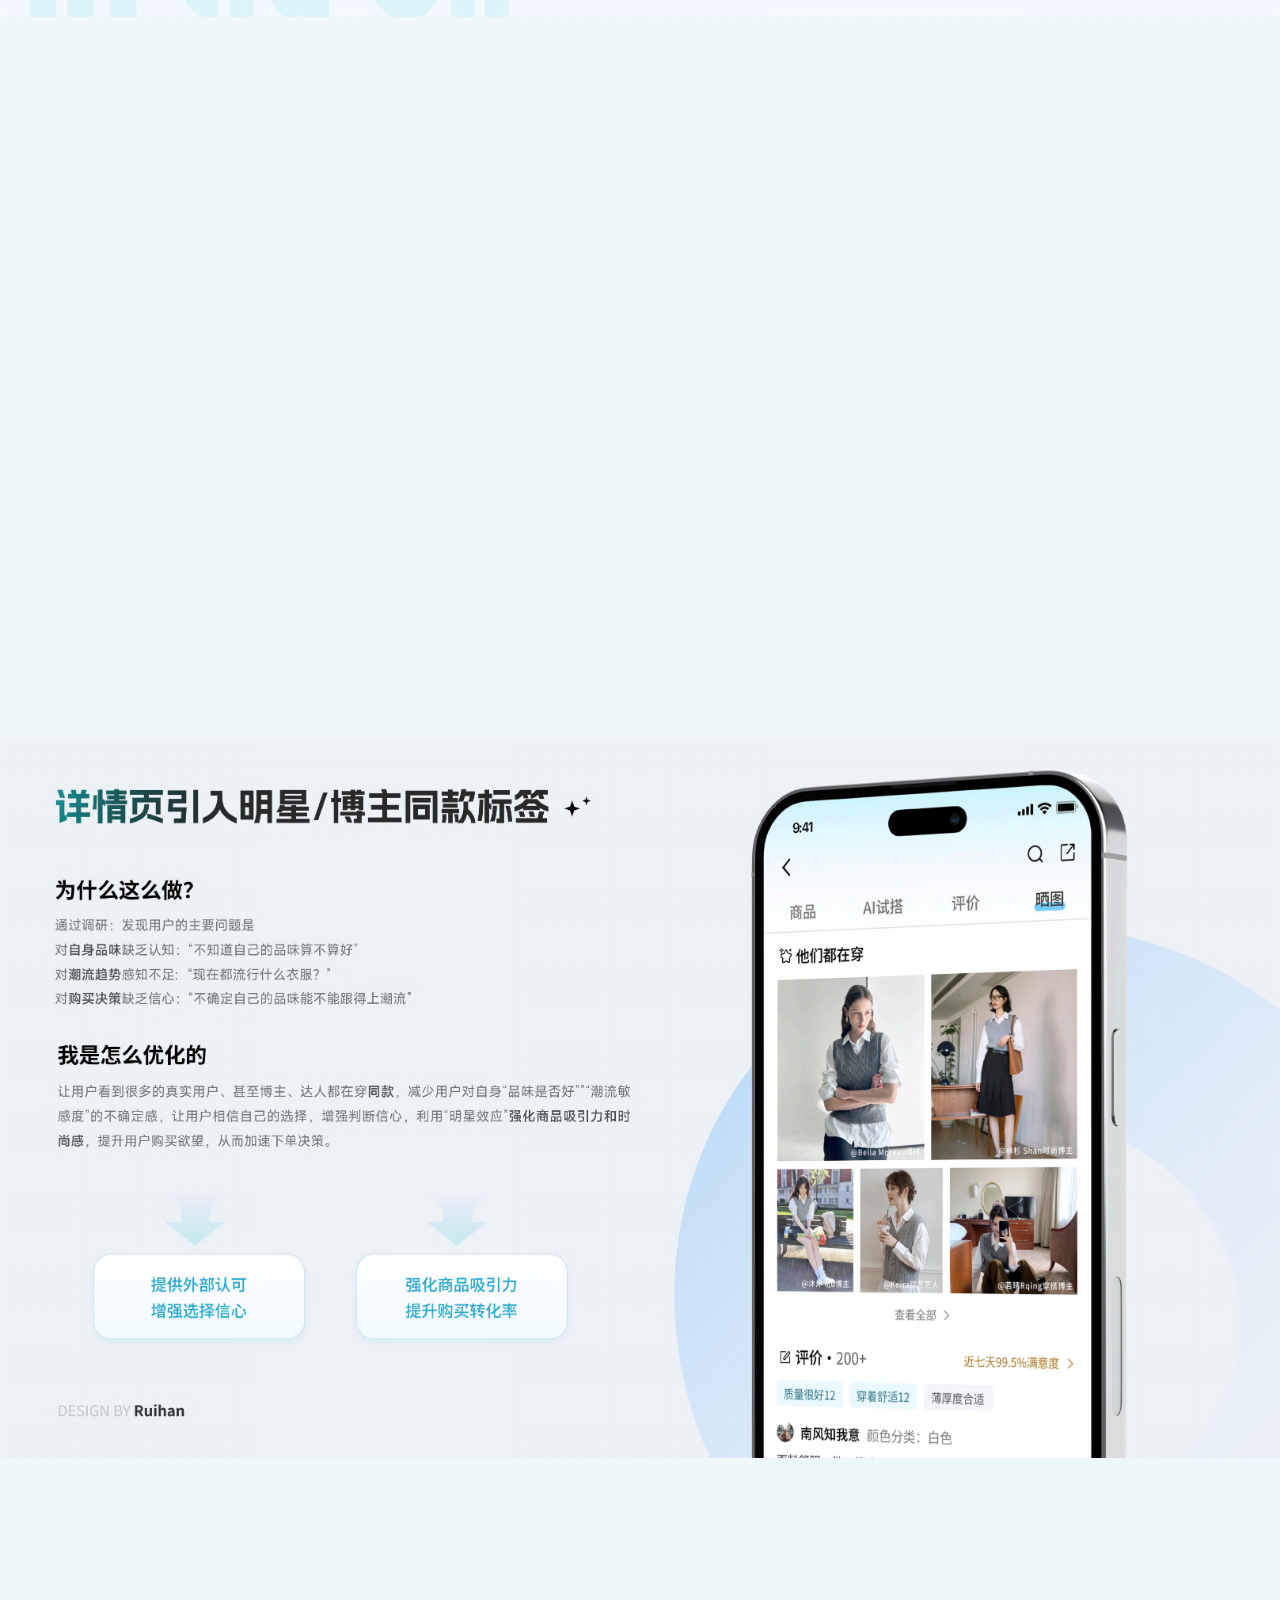
<file: preview/miaojie.html>
<!doctype html>
<html lang="zh-CN">
<head>
  <meta charset="UTF-8">
  <meta name="viewport" content="width=device-width,initial-scale=1">
  <meta name="description" content="王睿晗的喵街APP用户体验改版项目">
  <title>喵街APP项目改版 | 王睿晗作品集</title>
  <link rel="preconnect" href="https://fonts.googleapis.com">
  <link rel="preconnect" href="https://fonts.gstatic.com" crossorigin>
  <link href="https://fonts.googleapis.com/css2?family=Yesteryear&display=swap" rel="stylesheet">
  <style>
    @font-face{font-family:"Portfolio PingFang";src:local("PingFang SC Regular"),local("PingFangSC-Regular");font-weight:400;font-display:swap}
    @font-face{font-family:"Portfolio PingFang";src:local("PingFang SC Bold"),local("PingFangSC-Semibold");font-weight:700;font-display:swap}
    :root{--header-height:76px;--ink:#080808;--paper:#f3f5f6;--violet:#6b36c5}
    *{box-sizing:border-box}html{scroll-behavior:smooth}
    body{margin:0;background:var(--paper);color:var(--ink);font-family:"Portfolio PingFang","PingFang SC","Microsoft YaHei UI",sans-serif}
    header{position:fixed;inset:0 0 auto;height:var(--header-height);z-index:20;display:flex;align-items:center;justify-content:space-between;padding:0 3.2vw;background:rgba(255,255,255,.94);backdrop-filter:blur(10px);border-bottom:1px solid rgba(0,0,0,.06)}
    .signature{font:32px/1 "Yesteryear",cursive;transform:rotate(-3deg);color:inherit;text-decoration:none}
    nav{display:flex;align-items:center;gap:clamp(20px,3vw,54px);font-weight:700}
    nav a{color:inherit;text-decoration:none;position:relative}
    nav a:after{content:"";position:absolute;left:0;right:100%;bottom:-8px;height:2px;background:var(--violet);transition:right .25s}
    nav a:hover:after{right:0}.back{display:inline-flex;align-items:center;gap:9px}.back span{font-size:20px;line-height:1}
    main{padding-top:var(--header-height)}
    .project-pages{width:min(100%,1440px);margin:0 auto;background:#fff;box-shadow:0 0 50px rgba(22,35,45,.08)}
    .project-pages img{display:block;width:100%;height:auto;margin:0;background:#eef8fa}
    @media(max-width:760px){:root{--header-height:62px}header{padding:0 16px}.signature{font-size:25px}nav{gap:14px;font-size:11px}nav a:not(.back){display:none}.back span{font-size:17px}.project-pages{box-shadow:none}}
  </style>
</head>
<body>
  <header>
    <a class="signature" href="index.html#home">WangRuihan</a>
    <nav aria-label="项目导航">
      <a class="back" href="index.html#works"><span aria-hidden="true">←</span> BACK</a>
      <a href="index.html#home">HOME</a>
      <a href="index.html#works">WORKS</a>
      <a href="index.html#about">ABOUT</a>
      <a href="index.html#contact">CONTACT</a>
    </nav>
  </header>
  <main>
    <section class="project-pages" aria-label="喵街APP项目详情">
      <img src="../portfolio/projects/miaojie-pages-hq/page-01.webp" alt="喵街APP项目详情第1页" fetchpriority="high">
      <img src="../portfolio/projects/miaojie-pages-hq/page-02.webp" alt="喵街APP项目详情第2页" loading="lazy" decoding="async">
      <img src="../portfolio/projects/miaojie-pages-hq/page-03.webp" alt="喵街APP项目详情第3页" loading="lazy" decoding="async">
      <img src="../portfolio/projects/miaojie-pages-hq/page-04.webp" alt="喵街APP项目详情第4页" loading="lazy" decoding="async">
      <img src="../portfolio/projects/miaojie-pages-hq/page-05.webp" alt="喵街APP项目详情第5页" loading="lazy" decoding="async">
      <img src="../portfolio/projects/miaojie-pages-hq/page-06.webp" alt="喵街APP项目详情第6页" loading="lazy" decoding="async">
      <img src="../portfolio/projects/miaojie-pages-hq/page-07.webp" alt="喵街APP项目详情第7页" loading="lazy" decoding="async">
      <img src="../portfolio/projects/miaojie-pages-hq/page-08.webp" alt="喵街APP项目详情第8页" loading="lazy" decoding="async">
      <img src="../portfolio/projects/miaojie-pages-hq/page-09.webp" alt="喵街APP项目详情第9页" loading="lazy" decoding="async">
      <img src="../portfolio/projects/miaojie-pages-hq/page-10.webp" alt="喵街APP项目详情第10页" loading="lazy" decoding="async">
      <img src="../portfolio/projects/miaojie-pages-hq/page-11.webp" alt="喵街APP项目详情第11页" loading="lazy" decoding="async">
      <img src="../portfolio/projects/miaojie-pages-hq/page-12.webp" alt="喵街APP项目详情第12页" loading="lazy" decoding="async">
      <img src="../portfolio/projects/miaojie-pages-hq/page-13.webp" alt="喵街APP项目详情第13页" loading="lazy" decoding="async">
      <img src="../portfolio/projects/miaojie-pages-hq/page-14.webp" alt="喵街APP项目详情第14页" loading="lazy" decoding="async">
      <img src="../portfolio/projects/miaojie-pages-hq/page-15.webp" alt="喵街APP项目详情第15页" loading="lazy" decoding="async">
      <img src="../portfolio/projects/miaojie-pages-hq/page-16.webp" alt="喵街APP项目详情第16页" loading="lazy" decoding="async">
      <img src="../portfolio/projects/miaojie-pages-hq/page-17.webp" alt="喵街APP项目详情第17页" loading="lazy" decoding="async">
      <img src="../portfolio/projects/miaojie-pages-hq/page-18.webp" alt="喵街APP项目详情第18页" loading="lazy" decoding="async">
      <img src="../portfolio/projects/miaojie-pages-hq/page-19.webp" alt="喵街APP项目详情第19页" loading="lazy" decoding="async">
      <img src="../portfolio/projects/miaojie-pages-hq/page-20.webp" alt="喵街APP项目详情第20页" loading="lazy" decoding="async">
      <img src="../portfolio/projects/miaojie-pages-hq/page-21.webp" alt="喵街APP项目详情第21页" loading="lazy" decoding="async">
      <img src="../portfolio/projects/miaojie-pages-hq/page-22.png" alt="喵街APP项目详情第22页，设计方案验证" loading="lazy" decoding="async">
      <img src="../portfolio/projects/miaojie-pages-hq/page-23.webp" alt="喵街APP项目详情第23页，项目总结思考" loading="lazy" decoding="async">
    </section>
  </main>
</body>
</html>
</file>
